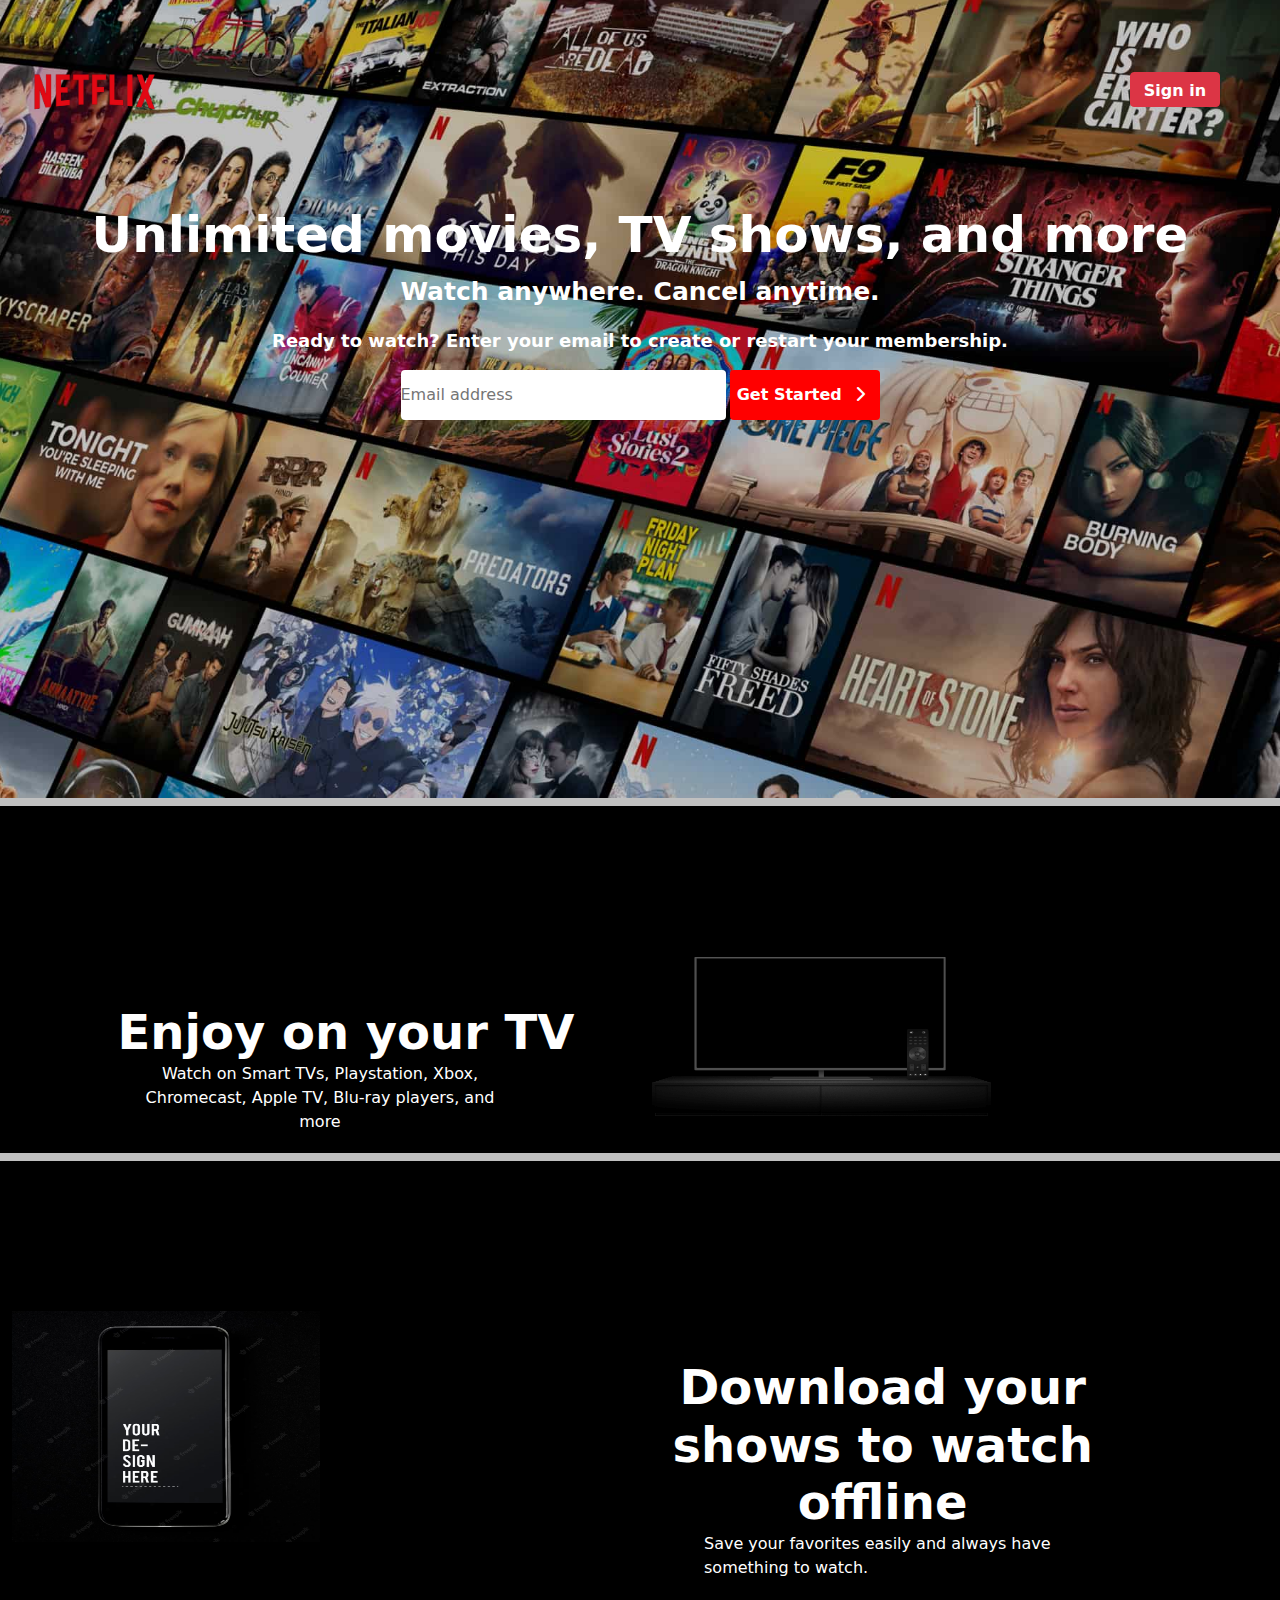
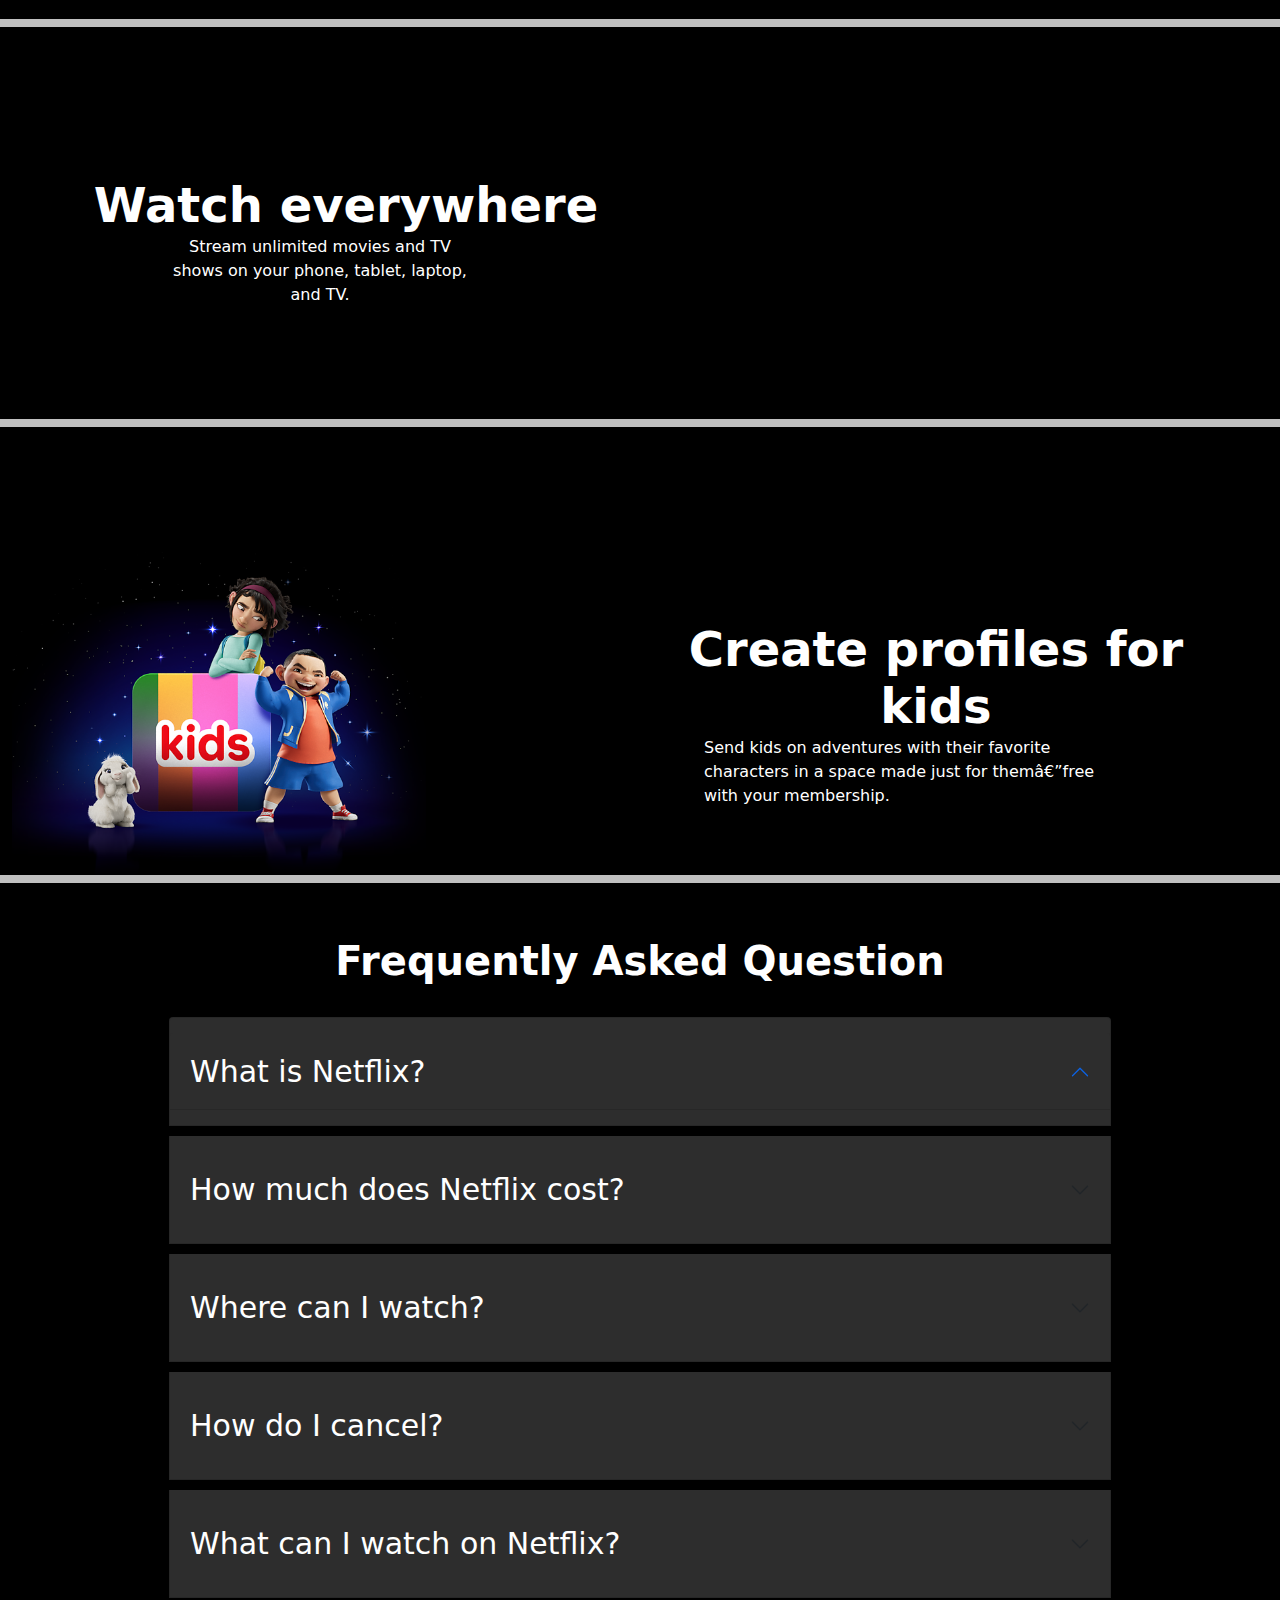
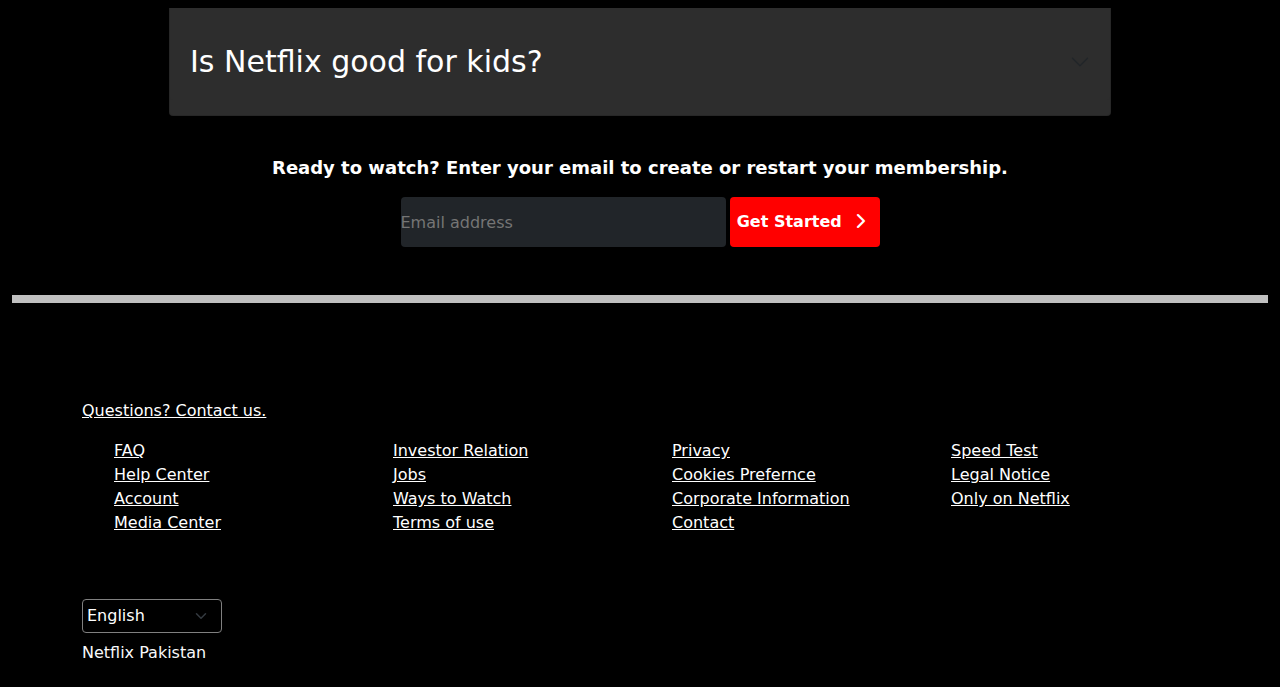
<file: Netflix/Netflix Clone.html>
<!DOCTYPE html>
<html lang="en">

<head>
  <!-- <meta charset="UTF-8"> -->
  <meta name="viewport" content="width=device-width, initial-scale=1.0">
  <title>Netflix</title>
  <link href="https://cdn.jsdelivr.net/npm/bootstrap@5.0.2/dist/css/bootstrap.min.css" rel="stylesheet"
    integrity="sha384-EVSTQN3/azprG1Anm3QDgpJLIm9Nao0Yz1ztcQTwFspd3yD65VohhpuuCOmLASjC" crossorigin="anonymous">
    <script src="https://cdn.jsdelivr.net/npm/bootstrap@5.0.2/dist/js/bootstrap.bundle.min.js" integrity="sha384-MrcW6ZMFYlzcLA8Nl+NtUVF0sA7MsXsP1UyJoMp4YLEuNSfAP+JcXn/tWtIaxVXM" crossorigin="anonymous"></script>
  <link rel="stylesheet" href="StyleNetflix.css">
  <link rel="stylesheet" href="https://cdnjs.cloudflare.com/ajax/libs/font-awesome/6.4.2/css/all.min.css">
</head>

<body>


  <div class="main d-grid">

    <nav class="navbar navbar-expand-lg">

      <div class="container-fluid">

        <img class="logo " src="img/Net.png" width="150px" alt="#">
        <button class="btn btnsin btn-danger me-5 fw-bold fs-10 text-center" type="submit">Sign in</button>
        </form>

      </div>
    </nav>
    <div class=" row-cols-1 row-cols-md-1 row-cols-sm-1" style=" margin-top: -45px;">
    <img class="bgimg" src="img/Netflix Back.jpg" height="800px"  alt="#">
    </div>
    <div class="par" style="margin-top:-150px">
      <h1 class="umt text-center fw-bold" style="margin-top: -450px;">Unlimited movies, TV shows, and more</h1>
      <p class="waca text-center fw-bold">Watch anywhere. Cancel anytime.</p>
      <p class="rwe text-center fw-bold">Ready to watch? Enter your email to create or restart your membership.</p>

      <div class="container d-flex flex-wrap">
        <input class="email  d-inline rounded border border-0" type="text" placeholder="Email address">
        <button class="btn2 d-inline border border-0 rounded fw-bold ms-1 ">Get Started <i
            class="fa-solid fa-chevron-right" style="width: 25px; color: rgb(255, 255, 255);;"></i>
        </button>
      </div>
    </div>
    <br>
    <!-- 1st Row -->
    
    <div class="mid1 " style="height: 8px;   background-color: silver; margin-top: -24px;"></div>
    <div class="container-fluid" style="background-color: black; margin-top: -16px;">
      
      <div class="row">
        <div class="col-md-6 left-Box">

          <h1 class="mt-5 display-5 text-white fw-bolder ps-5 ms-1 text-center ">Enjoy on your TV
          </h1>
          <p class="text-center text-white">Watch on Smart TVs, Playstation, Xbox,<br>Chromecast, Apple TV, Blu-ray
            players, and <br>
            more </p>


        </div>
        <div class="col-md-6 right-Box">
          <video loop playinline muted autoplay class="imgpos mb-3"
          src="https://assets.nflxext.com/ffe/siteui/acquisition/ourStory/fuji/desktop/video-tv-0819.m4v"
          width="350px" height="150px"></video>
          <img  src="img/tv.png" alt="#" style="width: 55%; height: 200px;; padding-top: -50px; margin-top: -250px;">
          <br>

        </div>
        <div class="mid1" style="height: 8px;   background-color: silver;"></div>
      </div>

    </div>
    <!-- 2nd Row -->

    <div class="container-fluid" style="background-color: black; ;">
      <div class=" row p-6">
        <div class="col-md-6 left-Box  ">

          <img src="img/premium-mobile-phone-screen-mockup-template_53876-65696.avif" alt=""
            style="width: 50%; height: 75%;">

        </div>
        <div class="col-md-5 right-Box">
          <h1 class=" mt-5 display-5 text-white fw-bolder me-5  text-center ">Download your shows to watch offline</h1>
          <p class="text-white ps-5 ms-1 ">Save your favorites easily and always have <br> something to watch.</p>
          <!-- <br> -->

        </div>
        <div class="mid1" style="height: 8px;   background-color: silver;"></div>
      </div>

    </div>
    <!-- 3rd Row -->

    <div class="container-fluid" style="background-color: black;">
      <div class=" row p-6">
        <div class="col-md-6 left-Box mb-5 ">

          <h1 class="  display-5 text-white fw-bolder ps-5 ms-1 text-center ">Watch everywhere</h1>
          <p class="  text-center text-white  ">Stream unlimited movies and TV<br>shows on your phone, tablet, laptop,
            <br>
            and TV.
          </p><br>

          <br>
        </div>
        <div class="col-md-6 right-Box">

          <br>

        </div>
        <div class="mid1" style="height: 8px;   background-color: silver;"></div>
      </div>

    </div>

    <!-- 4th Row -->


    <div class=" container-fluid" style="background-color: black;">
      <div class="row p-6">
        <div class="col-md-6 left-Box  ">
          <img class="kid" src="img/Kids.png" alt="#" style="width: 70%;  margin-top: -25px;">
        </div>
        <div class=" col-md-6 right-Box ">
          <br>
          <h1 class="  display-5 text-white fw-bolder me-5  text-center" style=" margin-top: 20px;">Create profiles for kids</h1>
          <p class=" text-white ps-5 ms-1">Send kids on adventures with their favorite <br> characters in a space made
            just for them—free <br> with your membership.</p>
        </div>
        <div class="mid1" style="height: 8px;   background-color: silver;"></div>
      </div>

    </div>
    <div class="container-fluid" style="background-color: black;">
      <section>
        <div class="accordion-container w-75 mx-auto">
          <h1 class="text-white fw-bold text-center pt-5 pb-3 accordion-heading">
            Frequently Asked Question
          </h1>
          <div class="accordion" id="accordionExample">
            <div class="accordion-item">
              <h2 class="accordion-header" id="headingOne">
                <button class="accordion-button" type="button" data-bs-toggle="collapse" data-bs-target="#collapseOne"
                  aria-expanded="true" aria-controls="collapseOne">
                  What is Netflix?
                </button>
              </h2>
              <div id="collapseOne" class="accordion-collapse collapse" aria-labelledby="headingOne"
                data-bs-parent="#accordionExample">
                <div class="accordion-body">
                  <p>
                    Netflix is a streaming service that offers a wide variety of
                    award-winning TV shows, movies, anime, documentaries, and more
                    on thousands of internet-connected devices.
                  </p>
                  <p class="pt-2">
                    You can watch as much as you want, whenever you want without a
                    single commercial – all for one low monthly price. There's
                    always something new to discover and new TV shows and movies
                    are added every week!
                  </p>
                </div>
              </div>
            </div>
            <div class="accordion-item">
              <h2 class="accordion-header" id="headingTwo">
                <button class="accordion-button collapsed" type="button" data-bs-toggle="collapse"
                  data-bs-target="#collapseTwo" aria-expanded="false" aria-controls="collapseTwo">
                  How much does Netflix cost?
                </button>
              </h2>
              <div id="collapseTwo" class="accordion-collapse collapse" aria-labelledby="headingTwo"
                data-bs-parent="#accordionExample">
                <div class="accordion-body">
                  <p>
                    Watch Netflix on your smartphone, tablet, Smart TV, laptop, or
                    streaming device, all for one fixed monthly fee. Plans range
                    from Rs250 to Rs1,100 a month. No extra costs, no contracts.
                  </p>
                </div>
              </div>
            </div>
            <div class="accordion-item">
              <h2 class="accordion-header" id="headingThree">
                <button class="accordion-button collapsed" type="button" data-bs-toggle="collapse"
                  data-bs-target="#collapseThree" aria-expanded="false" aria-controls="collapseThree">
                  Where can I watch?
                </button>
              </h2>
              <div id="collapseThree" class="accordion-collapse collapse" aria-labelledby="headingThree"
                data-bs-parent="#accordionExample">
                <div class="accordion-body">
                  <p class="pb-2">
                    Watch anywhere, anytime. Sign in with your Netflix account to
                    watch instantly on the web at netflix.com from your personal
                    computer or on any internet-connected device that offers the
                    Netflix app, including smart TVs, smartphones, tablets,
                    streaming media players and game consoles.
                  </p>
    
                  <p>
                    You can also download your favorite shows with the iOS,
                    Android, or Windows 10 app. Use downloads to watch while
                    you're on the go and without an internet connection. Take
                    Netflix with you anywhere.
                  </p>
                </div>
              </div>
            </div>
            <div class="accordion-item">
              <h2 class="accordion-header" id="headingFour">
                <button class="accordion-button collapsed" type="button" data-bs-toggle="collapse"
                  data-bs-target="#collapseFour" aria-expanded="false" aria-controls="collapseFour">
                  How do I cancel?
                </button>
              </h2>
              <div id="collapseFour" class="accordion-collapse collapse" aria-labelledby="headingFour"
                data-bs-parent="#accordionExample">
                <div class="accordion-body">
                  <p>
                    Netflix is flexible. There are no pesky contracts and no
                    commitments. You can easily cancel your account online in two
                    clicks. There are no cancellation fees – start or stop your
                    account anytime.
                  </p>
                </div>
              </div>
            </div>
            <div class="accordion-item">
              <h2 class="accordion-header" id="headingFive">
                <button class="accordion-button collapsed" type="button" data-bs-toggle="collapse"
                  data-bs-target="#collapseFive" aria-expanded="false" aria-controls="collapseFive">
                  What can I watch on Netflix?
                </button>
              </h2>
              <div id="collapseFive" class="accordion-collapse collapse" aria-labelledby="headingFive"
                data-bs-parent="#accordionExample">
                <div class="accordion-body">
                  <p>
                    Netflix has an extensive library of feature films,
                    documentaries, TV shows, anime, award-winning Netflix
                    originals, and more. Watch as much as you want, anytime you
                    want.
                  </p>
                </div>
              </div>
            </div>
            <div class="accordion-item">
              <h2 class="accordion-header" id="headingSix">
                <button class="accordion-button collapsed" type="button" data-bs-toggle="collapse"
                  data-bs-target="#collapseSix" aria-expanded="false" aria-controls="collapseSix">
                  Is Netflix good for kids?
                </button>
              </h2>
              <div id="collapseSix" class="accordion-collapse collapse" aria-labelledby="headingSix"
                data-bs-parent="#accordionExample">
                <div class="accordion-body">
                  <p>
                    The Netflix Kids experience is included in your membership to
                    give parents control while kids enjoy family-friendly TV shows
                    and movies in their own space.
                  </p>
    
                  <p class="pt-2">
                    Kids profiles come with PIN-protected parental controls that
                    let you restrict the maturity rating of content kids can watch
                    and block specific titles you don’t want kids to see.
                  </p>
                </div>
              </div>
            </div>
          </div>
          
          <div class="container pb-5 mx-auto mt-3 p-0 pb-5">
            <div class="main-div-for-email-button">
              <div class="email-section mx-auto borde border-2 border-danger">
              
                
              </div>
            </div>
          </div>
        </div>
      </section>
      <br>
      <div class="par">
        <p class="rwe text-center fw-bold">Ready to watch? Enter your email to create or restart your membership.</p>

        <div class="container d-flex flex-wrap ">
          <input class="email  d-inline rounded border border-0 bg-dark" type="text" placeholder="Email address">
          <button class="btn2 d-inline border border-0 rounded fw-bold ms-1 ">Get Started <i
              class="fa-solid fa-chevron-right" style="width: 25px; color: rgb(255, 255, 255);;"></i>
          </button>
        </div>

        
        <br><br>

        <div class="mid2" style="height: 8px;    background-color: silver;"></div>
        <br><br><br>
        <div class="container-fluid ">
          
          <div class="container mb-3">
            <div class="row mt-3">
            <div class="mt-2">
                <a href="#">Questions? Contact us.</a>
            </div>
            <div class="mt-3 d-grid foot ">
              <ul>  
              <li class="items"><a href="#">FAQ</a></li>
                <li class="items"><a href="#">Help Center</a></li>
                <li class="items"><a href="#">Account</a></li>
                <li class="items"><a href="#">Media Center</a></li>
              </ul>
              <ul>
                <li class="items"><a href="#">Investor Relation</a></li>
                <li class="items"><a href="#">Jobs</a></li>
                <li class="items"><a href="#">Ways to Watch</a></li>
                <li class="items"><a href="#">Terms of use</a></li>
              </ul>
              <ul>
                <li class="items"><a href="#">Privacy</a></li>
                <li class="items"><a href="#">Cookies Prefernce</a></li>
                <li class="items"><a href="#">Corporate Information</a></li>
                <li class="items"><a href="#">Contact</a></li>
              </ul>
              <ul>
                <li class="items"><a href="#">Speed Test</a></li>
                <li class="items"><a href="#">Legal Notice</a></li>
                <li class="items"><a href="#">Only on Netflix</a></li>
              </ul>
            </div>
            <div class="d-inline-block mt-5" style="height: 8vh;">
              <select class="form-select p-1   text-white" aria-label="Default select example">
                <option class="bg-white" selected>English</option>
                <!-- <option class="bg-white" selected>Urdu</option> -->
              </select> 
            </di>
            <div>
                <div class="text-light mt-2">Netflix Pakistan</div>
            </div>
          </div>
        </div>

            </div>
            

          </div>


        </div>


      </div>
    </div>



</body>

</html>
</file>
<file: Netflix/StyleNetflix.css>
@charset "UTF-8";
*{
    margin:0;
    padding: 0;
 }
:root {
    --bs-blue: #0d6efd;
    --bs-indigo: #6610f2;
    --bs-purple: #6f42c1;
    --bs-pink: #d63384;
    --bs-red: #dc3545;
    --bs-orange: #fd7e14;
    --bs-yellow: #ffc107;
    --bs-green: #198754;
    --bs-teal: #20c997;
    --bs-cyan: #0dcaf0;
    --bs-white: #fff;
    --bs-gray: #6c757d;
    --bs-gray-dark: #343a40;
    --bs-primary: #0d6efd;
    --bs-secondary: #6c757d;
    --bs-success: #198754;
    --bs-info: #0dcaf0;
    --bs-warning: #ffc107;
    --bs-danger: #dc3545;
    --bs-light: #f8f9fa;
    --bs-dark: #212529;
    --bs-font-sans-serif: system-ui, -apple-system, "Segoe UI", Roboto, "Helvetica Neue", Arial, "Noto Sans", "Liberation Sans", sans-serif, "Apple Color Emoji", "Segoe UI Emoji", "Segoe UI Symbol", "Noto Color Emoji";
    --bs-font-monospace: SFMono-Regular, Menlo, Monaco, Consolas, "Liberation Mono", "Courier New", monospace;
    --bs-gradient: linear-gradient(180deg, rgba(255, 255, 255, 0.15), rgba(255, 255, 255, 0))
}

*,
::after,
::before {
    box-sizing: border-box
}

@media (prefers-reduced-motion:no-preference) {
    :root {
        scroll-behavior: smooth
    }
}

body {
    margin: 0;
    font-family: var(--bs-font-sans-serif);
    font-size: 1rem;
    font-weight: 400;
    line-height: 1.5;
    color: #212529;
    background-color: #fff;
    -webkit-text-size-adjust: 100%;
    -webkit-tap-highlight-color: transparent;

}

hr {
    margin: 1rem 0;
    color: inherit;
    background-color: currentColor;
    border: 0;
    opacity: .25
}

hr:not([size]) {
    height: 1px
}

.h1,.h2,.h3,.h4,.h5,.h6
{
    margin-top: 0;
    margin-bottom: .5rem;
    font-weight: 500;
    line-height: 1.2
}

.h1
 {
    font-size: calc(1.375rem + 1.5vw)
}

@media (min-width:1200px) {
  h1 {
        font-size: 2.5rem
    }
}


h2 {
    font-size: calc(1.325rem + .9vw)
}

@media (min-width:1200px) {

    
    h2 {
        font-size: 2rem
    }
}

.h3,
h3 {
    font-size: calc(1.3rem + .6vw)
}

@media (min-width:1200px) {

    .h3,
    h3 {
        font-size: 1.75rem
    }
}

.h4,
h4 {
    font-size: calc(1.275rem + .3vw)
}

@media (min-width:1200px) {

    .h4,
    h4 {
        font-size: 1.5rem
    }
}

.h5,
h5 {
    font-size: 1.25rem
}

.h6,
h6 {
    font-size: 1rem
}

p {
    margin-top: 0;
    margin-bottom: 1rem
}

abbr[data-bs-original-title],
abbr[title] {
    -webkit-text-decoration: underline dotted;
    text-decoration: underline dotted;
    cursor: help;
    -webkit-text-decoration-skip-ink: none;
    text-decoration-skip-ink: none
}

address {
    margin-bottom: 1rem;
    font-style: normal;
    line-height: inherit
}

ol,
ul {
    padding-left: 2rem
}

dl,
ol,
ul {
    margin-top: 0;
    margin-bottom: 1rem
}

ol ol,
ol ul,
ul ol,
ul ul {
    margin-bottom: 0
}

dt {
    font-weight: 700
}

dd {
    margin-bottom: .5rem;
    margin-left: 0
}

blockquote {
    margin: 0 0 1rem
}

b,
strong {
    font-weight: bolder
}

.small,
small {
    font-size: .875em
}

.mark,
mark {
    padding: .2em;
    background-color: #fcf8e3
}

sub,
sup {
    position: relative;
    font-size: .75em;
    line-height: 0;
    vertical-align: baseline
}

sub {
    bottom: -.25em
}

sup {
    top: -.5em
}

a {
    color: #0d6efd;
    text-decoration: underline
}

a:hover {
    color: #0a58ca
}

a:not([href]):not([class]),
a:not([href]):not([class]):hover {
    color: inherit;
    text-decoration: none
}

code,
kbd,
pre,
samp {
    font-family: var(--bs-font-monospace);
    font-size: 1em;
    direction: ltr;
    unicode-bidi: bidi-override
}

pre {
    display: block;
    margin-top: 0;
    margin-bottom: 1rem;
    overflow: auto;
    font-size: .875em
}

pre code {
    font-size: inherit;
    color: inherit;
    word-break: normal
}

code {
    font-size: .875em;
    color: #d63384;
    word-wrap: break-word
}

a>code {
    color: inherit
}

kbd {
    padding: .2rem .4rem;
    font-size: .875em;
    color: #fff;
    background-color: #212529;
    border-radius: .2rem
}

kbd kbd {
    padding: 0;
    font-size: 1em;
    font-weight: 700
}

figure {
    margin: 0 0 1rem
}

img,
svg {
    vertical-align: middle
}

table {
    caption-side: bottom;
    border-collapse: collapse
}

caption {
    padding-top: .5rem;
    padding-bottom: .5rem;
    color: #6c757d;
    text-align: left
}

th {
    text-align: inherit;
    text-align: -webkit-match-parent
}

tbody,
td,
tfoot,
th,
thead,
tr {
    border-color: inherit;
    border-style: solid;
    border-width: 0
}

label {
    display: inline-block
}

button {
    border-radius: 0
}

button:focus:not(:focus-visible) {
    outline: 0
}

button,
input,
optgroup,
select,
textarea {
    margin: 0;
    font-family: inherit;
    font-size: inherit;
    line-height: inherit
}

button,
select {
    text-transform: none
}

[role=button] {
    cursor: pointer
}

select {
    word-wrap: normal
}

select:disabled {
    opacity: 1
}

[list]::-webkit-calendar-picker-indicator {
    display: none
}

[type=button],
[type=reset],
[type=submit],
button {
    -webkit-appearance: button
}

[type=button]:not(:disabled),
[type=reset]:not(:disabled),
[type=submit]:not(:disabled),
button:not(:disabled) {
    cursor: pointer
}

::-moz-focus-inner {
    padding: 0;
    border-style: none
}

textarea {
    resize: vertical
}

fieldset {
    min-width: 0;
    padding: 0;
    margin: 0;
    border: 0
}

legend {
    float: left;
    width: 100%;
    padding: 0;
    margin-bottom: .5rem;
    font-size: calc(1.275rem + .3vw);
    line-height: inherit
}

@media (min-width:1200px) {
    legend {
        font-size: 1.5rem
    }
}

legend+* {
    clear: left
}

::-webkit-datetime-edit-day-field,
::-webkit-datetime-edit-fields-wrapper,
::-webkit-datetime-edit-hour-field,
::-webkit-datetime-edit-minute,
::-webkit-datetime-edit-month-field,
::-webkit-datetime-edit-text,
::-webkit-datetime-edit-year-field {
    padding: 0
}

::-webkit-inner-spin-button {
    height: auto
}

[type=search] {
    outline-offset: -2px;
    -webkit-appearance: textfield
}

::-webkit-search-decoration {
    -webkit-appearance: none
}

::-webkit-color-swatch-wrapper {
    padding: 0
}

::file-selector-button {
    font: inherit
}

::-webkit-file-upload-button {
    font: inherit;
    -webkit-appearance: button
}

output {
    display: inline-block
}

iframe {
    border: 0
}

summary {
    display: list-item;
    cursor: pointer
}

progress {
    vertical-align: baseline
}

[hidden] {
    display: none !important
}

.lead {
    font-size: 1.25rem;
    font-weight: 300
}

.display-1 {
    font-size: calc(1.625rem + 4.5vw);
    font-weight: 300;
    line-height: 1.2
}

@media (min-width:1200px) {
    .display-1 {
        font-size: 5rem
    }
}

.display-2 {
    font-size: calc(1.575rem + 3.9vw);
    font-weight: 300;
    line-height: 1.2
}

@media (min-width:1200px) {
    .display-2 {
        font-size: 4.5rem
    }
}

.display-3 {
    font-size: calc(1.525rem + 3.3vw);
    font-weight: 300;
    line-height: 1.2
}

@media (min-width:1200px) {
    .display-3 {
        font-size: 4rem
    }
}

.display-4 {
    font-size: calc(1.475rem + 2.7vw);
    font-weight: 300;
    line-height: 1.2
}

@media (min-width:1200px) {
    .display-4 {
        font-size: 3.5rem
    }
}

.display-5 {
    font-size: calc(1.425rem + 2.1vw);
    font-weight: 300;
    line-height: 1.2
}

@media (min-width:1200px) {
    .display-5 {
        font-size: 3rem
    }
}

.display-6 {
    font-size: calc(1.375rem + 1.5vw);
    font-weight: 300;
    line-height: 1.2
}

@media (min-width:1200px) {
    .display-6 {
        font-size: 2.5rem
    }
}

.list-unstyled {
    padding-left: 0;
    list-style: none
}

.list-inline {
    padding-left: 0;
    list-style: none
}

.list-inline-item {
    display: inline-block
}

.list-inline-item:not(:last-child) {
    margin-right: .5rem
}

.initialism {
    font-size: .875em;
    text-transform: uppercase
}

.blockquote {
    margin-bottom: 1rem;
    font-size: 1.25rem
}

.blockquote>:last-child {
    margin-bottom: 0
}

.blockquote-footer {
    margin-top: -1rem;
    margin-bottom: 1rem;
    font-size: .875em;
    color: #6c757d
}

.blockquote-footer::before {
    content: "— "
}

.img-fluid {
    max-width: 100%;
    height: auto
}

.img-thumbnail {
    padding: .25rem;
    background-color: #fff;
    border: 1px solid #dee2e6;
    border-radius: .25rem;
    max-width: 100%;
    height: auto
}

.figure {
    display: inline-block
}

.figure-img {
    margin-bottom: .5rem;
    line-height: 1
}

.figure-caption {
    font-size: .875em;
    color: #6c757d
}

.container,
.container-fluid,
.container-lg,
.container-md,
.container-sm,
.container-xl,
.container-xxl {
    width: 100%;
    padding-right: var(--bs-gutter-x, .75rem);
    padding-left: var(--bs-gutter-x, .75rem);
    margin-right: auto;
    margin-left: auto
}

@media (min-width:576px) {

    .container,
    .container-sm {
        max-width: 540px
    }
}

@media (min-width:768px) {

    .container,
    .container-md,
    .container-sm {
        max-width: 720px
    }
}

@media (min-width:992px) {

    .container,
    .container-lg,
    .container-md,
    .container-sm {
        max-width: 960px
    }
}

@media (min-width:1200px) {

    .container,
    .container-lg,
    .container-md,
    .container-sm,
    .container-xl {
        max-width: 1140px
    }
}

@media (min-width:1400px) {

    .container,
    .container-lg,
    .container-md,
    .container-sm,
    .container-xl,
    .container-xxl {
        max-width: 1320px
    }
}

.row {
    --bs-gutter-x: 1.5rem;
    --bs-gutter-y: 0;
    display: flex;
    flex-wrap: wrap;
    margin-top: calc(var(--bs-gutter-y) * -1);
    margin-right: calc(var(--bs-gutter-x) * -.5);
    margin-left: calc(var(--bs-gutter-x) * -.5)
}

.row>* {
    flex-shrink: 0;
    width: 100%;
    max-width: 100%;
    padding-right: calc(var(--bs-gutter-x) * .5);
    padding-left: calc(var(--bs-gutter-x) * .5);
    margin-top: var(--bs-gutter-y)
}

.col {
    flex: 1 0 0%
}

.row-cols-auto>* {
    flex: 0 0 auto;
    width: auto
}

.row-cols-1>* {
    flex: 0 0 auto;
    width: 100%
}

.row-cols-2>* {
    flex: 0 0 auto;
    width: 50%
}

.row-cols-3>* {
    flex: 0 0 auto;
    width: 33.3333333333%
}

.row-cols-4>* {
    flex: 0 0 auto;
    width: 25%
}

.row-cols-5>* {
    flex: 0 0 auto;
    width: 20%
}

.row-cols-6>* {
    flex: 0 0 auto;
    width: 16.6666666667%
}

@media (min-width:576px) {
    .col-sm {
        flex: 1 0 0%
    }

    .row-cols-sm-auto>* {
        flex: 0 0 auto;
        width: auto
    }

    .row-cols-sm-1>* {
        flex: 0 0 auto;
        width: 100%
    }

    .row-cols-sm-2>* {
        flex: 0 0 auto;
        width: 50%
    }

    .row-cols-sm-3>* {
        flex: 0 0 auto;
        width: 33.3333333333%
    }

    .row-cols-sm-4>* {
        flex: 0 0 auto;
        width: 25%
    }

    .row-cols-sm-5>* {
        flex: 0 0 auto;
        width: 20%
    }

    .row-cols-sm-6>* {
        flex: 0 0 auto;
        width: 16.6666666667%
    }
}

@media (min-width:768px) {
    .col-md {
        flex: 1 0 0%
    }

    .row-cols-md-auto>* {
        flex: 0 0 auto;
        width: auto
    }

    .row-cols-md-1>* {
        flex: 0 0 auto;
        width: 100%
    }

    .row-cols-md-2>* {
        flex: 0 0 auto;
        width: 50%
    }

    .row-cols-md-3>* {
        flex: 0 0 auto;
        width: 33.3333333333%
    }

    .row-cols-md-4>* {
        flex: 0 0 auto;
        width: 25%
    }

    .row-cols-md-5>* {
        flex: 0 0 auto;
        width: 20%
    }

    .row-cols-md-6>* {
        flex: 0 0 auto;
        width: 16.6666666667%
    }
}

@media (min-width:992px) {
    .col-lg {
        flex: 1 0 0%
    }

    .row-cols-lg-auto>* {
        flex: 0 0 auto;
        width: auto
    }

    .row-cols-lg-1>* {
        flex: 0 0 auto;
        width: 100%
    }

    .row-cols-lg-2>* {
        flex: 0 0 auto;
        width: 50%
    }

    .row-cols-lg-3>* {
        flex: 0 0 auto;
        width: 33.3333333333%
    }

    .row-cols-lg-4>* {
        flex: 0 0 auto;
        width: 25%
    }

    .row-cols-lg-5>* {
        flex: 0 0 auto;
        width: 20%
    }

    .row-cols-lg-6>* {
        flex: 0 0 auto;
        width: 16.6666666667%
    }
}

@media (min-width:1200px) {
    .col-xl {
        flex: 1 0 0%
    }

    .row-cols-xl-auto>* {
        flex: 0 0 auto;
        width: auto
    }

    .row-cols-xl-1>* {
        flex: 0 0 auto;
        width: 100%
    }

    .row-cols-xl-2>* {
        flex: 0 0 auto;
        width: 50%
    }

    .row-cols-xl-3>* {
        flex: 0 0 auto;
        width: 33.3333333333%
    }

    .row-cols-xl-4>* {
        flex: 0 0 auto;
        width: 25%
    }

    .row-cols-xl-5>* {
        flex: 0 0 auto;
        width: 20%
    }

    .row-cols-xl-6>* {
        flex: 0 0 auto;
        width: 16.6666666667%
    }
}

@media (min-width:1400px) {
    .col-xxl {
        flex: 1 0 0%
    }

    .row-cols-xxl-auto>* {
        flex: 0 0 auto;
        width: auto
    }

    .row-cols-xxl-1>* {
        flex: 0 0 auto;
        width: 100%
    }

    .row-cols-xxl-2>* {
        flex: 0 0 auto;
        width: 50%
    }

    .row-cols-xxl-3>* {
        flex: 0 0 auto;
        width: 33.3333333333%
    }

    .row-cols-xxl-4>* {
        flex: 0 0 auto;
        width: 25%
    }

    .row-cols-xxl-5>* {
        flex: 0 0 auto;
        width: 20%
    }

    .row-cols-xxl-6>* {
        flex: 0 0 auto;
        width: 16.6666666667%
    }
}

.col-auto {
    flex: 0 0 auto;
    width: auto
}

.col-1 {
    flex: 0 0 auto;
    width: 8.33333333%
}

.col-2 {
    flex: 0 0 auto;
    width: 16.66666667%
}

.col-3 {
    flex: 0 0 auto;
    width: 25%
}

.col-4 {
    flex: 0 0 auto;
    width: 33.33333333%
}

.col-5 {
    flex: 0 0 auto;
    width: 41.66666667%
}

.col-6 {
    flex: 0 0 auto;
    width: 50%
}

.col-7 {
    flex: 0 0 auto;
    width: 58.33333333%
}

.col-8 {
    flex: 0 0 auto;
    width: 66.66666667%
}

.col-9 {
    flex: 0 0 auto;
    width: 75%
}

.col-10 {
    flex: 0 0 auto;
    width: 83.33333333%
}

.col-11 {
    flex: 0 0 auto;
    width: 91.66666667%
}

.col-12 {
    flex: 0 0 auto;
    width: 100%
}

.offset-1 {
    margin-left: 8.33333333%
}

.offset-2 {
    margin-left: 16.66666667%
}

.offset-3 {
    margin-left: 25%
}

.offset-4 {
    margin-left: 33.33333333%
}

.offset-5 {
    margin-left: 41.66666667%
}

.offset-6 {
    margin-left: 50%
}

.offset-7 {
    margin-left: 58.33333333%
}

.offset-8 {
    margin-left: 66.66666667%
}

.offset-9 {
    margin-left: 75%
}

.offset-10 {
    margin-left: 83.33333333%
}

.offset-11 {
    margin-left: 91.66666667%
}

.g-0,
.gx-0 {
    --bs-gutter-x: 0
}

.g-0,
.gy-0 {
    --bs-gutter-y: 0
}

.g-1,
.gx-1 {
    --bs-gutter-x: 0.25rem
}

.g-1,
.gy-1 {
    --bs-gutter-y: 0.25rem
}

.g-2,
.gx-2 {
    --bs-gutter-x: 0.5rem
}

.g-2,
.gy-2 {
    --bs-gutter-y: 0.5rem
}

.g-3,
.gx-3 {
    --bs-gutter-x: 1rem
}

.g-3,
.gy-3 {
    --bs-gutter-y: 1rem
}

.g-4,
.gx-4 {
    --bs-gutter-x: 1.5rem
}

.g-4,
.gy-4 {
    --bs-gutter-y: 1.5rem
}

.g-5,
.gx-5 {
    --bs-gutter-x: 3rem
}

.g-5,
.gy-5 {
    --bs-gutter-y: 3rem
}

@media (min-width:576px) {
    .col-sm-auto {
        flex: 0 0 auto;
        width: auto
    }

    .col-sm-1 {
        flex: 0 0 auto;
        width: 8.33333333%
    }

    .col-sm-2 {
        flex: 0 0 auto;
        width: 16.66666667%
    }

    .col-sm-3 {
        flex: 0 0 auto;
        width: 25%
    }

    .col-sm-4 {
        flex: 0 0 auto;
        width: 33.33333333%
    }

    .col-sm-5 {
        flex: 0 0 auto;
        width: 41.66666667%
    }

    .col-sm-6 {
        flex: 0 0 auto;
        width: 50%
    }

    .col-sm-7 {
        flex: 0 0 auto;
        width: 58.33333333%
    }

    .col-sm-8 {
        flex: 0 0 auto;
        width: 66.66666667%
    }

    .col-sm-9 {
        flex: 0 0 auto;
        width: 75%
    }

    .col-sm-10 {
        flex: 0 0 auto;
        width: 83.33333333%
    }

    .col-sm-11 {
        flex: 0 0 auto;
        width: 91.66666667%
    }

    .col-sm-12 {
        flex: 0 0 auto;
        width: 100%
    }

    .offset-sm-0 {
        margin-left: 0
    }

    .offset-sm-1 {
        margin-left: 8.33333333%
    }

    .offset-sm-2 {
        margin-left: 16.66666667%
    }

    .offset-sm-3 {
        margin-left: 25%
    }

    .offset-sm-4 {
        margin-left: 33.33333333%
    }

    .offset-sm-5 {
        margin-left: 41.66666667%
    }

    .offset-sm-6 {
        margin-left: 50%
    }

    .offset-sm-7 {
        margin-left: 58.33333333%
    }

    .offset-sm-8 {
        margin-left: 66.66666667%
    }

    .offset-sm-9 {
        margin-left: 75%
    }

    .offset-sm-10 {
        margin-left: 83.33333333%
    }

    .offset-sm-11 {
        margin-left: 91.66666667%
    }

    .g-sm-0,
    .gx-sm-0 {
        --bs-gutter-x: 0
    }

    .g-sm-0,
    .gy-sm-0 {
        --bs-gutter-y: 0
    }

    .g-sm-1,
    .gx-sm-1 {
        --bs-gutter-x: 0.25rem
    }

    .g-sm-1,
    .gy-sm-1 {
        --bs-gutter-y: 0.25rem
    }

    .g-sm-2,
    .gx-sm-2 {
        --bs-gutter-x: 0.5rem
    }

    .g-sm-2,
    .gy-sm-2 {
        --bs-gutter-y: 0.5rem
    }

    .g-sm-3,
    .gx-sm-3 {
        --bs-gutter-x: 1rem
    }

    .g-sm-3,
    .gy-sm-3 {
        --bs-gutter-y: 1rem
    }

    .g-sm-4,
    .gx-sm-4 {
        --bs-gutter-x: 1.5rem
    }

    .g-sm-4,
    .gy-sm-4 {
        --bs-gutter-y: 1.5rem
    }

    .g-sm-5,
    .gx-sm-5 {
        --bs-gutter-x: 3rem
    }

    .g-sm-5,
    .gy-sm-5 {
        --bs-gutter-y: 3rem
    }
}

@media (min-width:768px) {
    .col-md-auto {
        flex: 0 0 auto;
        width: auto
    }

    .col-md-1 {
        flex: 0 0 auto;
        width: 8.33333333%
    }

    .col-md-2 {
        flex: 0 0 auto;
        width: 16.66666667%
    }

    .col-md-3 {
        flex: 0 0 auto;
        width: 25%
    }

    .col-md-4 {
        flex: 0 0 auto;
        width: 33.33333333%
    }

    .col-md-5 {
        flex: 0 0 auto;
        width: 41.66666667%
    }

    .col-md-6 {
        flex: 0 0 auto;
        width: 50%
    }

    .col-md-7 {
        flex: 0 0 auto;
        width: 58.33333333%
    }

    .col-md-8 {
        flex: 0 0 auto;
        width: 66.66666667%
    }

    .col-md-9 {
        flex: 0 0 auto;
        width: 75%
    }

    .col-md-10 {
        flex: 0 0 auto;
        width: 83.33333333%
    }

    .col-md-11 {
        flex: 0 0 auto;
        width: 91.66666667%
    }

    .col-md-12 {
        flex: 0 0 auto;
        width: 100%
    }

    .offset-md-0 {
        margin-left: 0
    }

    .offset-md-1 {
        margin-left: 8.33333333%
    }

    .offset-md-2 {
        margin-left: 16.66666667%
    }

    .offset-md-3 {
        margin-left: 25%
    }

    .offset-md-4 {
        margin-left: 33.33333333%
    }

    .offset-md-5 {
        margin-left: 41.66666667%
    }

    .offset-md-6 {
        margin-left: 50%
    }

    .offset-md-7 {
        margin-left: 58.33333333%
    }

    .offset-md-8 {
        margin-left: 66.66666667%
    }

    .offset-md-9 {
        margin-left: 75%
    }

    .offset-md-10 {
        margin-left: 83.33333333%
    }

    .offset-md-11 {
        margin-left: 91.66666667%
    }

    .g-md-0,
    .gx-md-0 {
        --bs-gutter-x: 0
    }

    .g-md-0,
    .gy-md-0 {
        --bs-gutter-y: 0
    }

    .g-md-1,
    .gx-md-1 {
        --bs-gutter-x: 0.25rem
    }

    .g-md-1,
    .gy-md-1 {
        --bs-gutter-y: 0.25rem
    }

    .g-md-2,
    .gx-md-2 {
        --bs-gutter-x: 0.5rem
    }

    .g-md-2,
    .gy-md-2 {
        --bs-gutter-y: 0.5rem
    }

    .g-md-3,
    .gx-md-3 {
        --bs-gutter-x: 1rem
    }

    .g-md-3,
    .gy-md-3 {
        --bs-gutter-y: 1rem
    }

    .g-md-4,
    .gx-md-4 {
        --bs-gutter-x: 1.5rem
    }

    .g-md-4,
    .gy-md-4 {
        --bs-gutter-y: 1.5rem
    }

    .g-md-5,
    .gx-md-5 {
        --bs-gutter-x: 3rem
    }

    .g-md-5,
    .gy-md-5 {
        --bs-gutter-y: 3rem
    }
}

@media (min-width:992px) {
    .col-lg-auto {
        flex: 0 0 auto;
        width: auto
    }

    .col-lg-1 {
        flex: 0 0 auto;
        width: 8.33333333%
    }

    .col-lg-2 {
        flex: 0 0 auto;
        width: 16.66666667%
    }

    .col-lg-3 {
        flex: 0 0 auto;
        width: 25%
    }

    .col-lg-4 {
        flex: 0 0 auto;
        width: 33.33333333%
    }

    .col-lg-5 {
        flex: 0 0 auto;
        width: 41.66666667%
    }

    .col-lg-6 {
        flex: 0 0 auto;
        width: 50%
    }

    .col-lg-7 {
        flex: 0 0 auto;
        width: 58.33333333%
    }

    .col-lg-8 {
        flex: 0 0 auto;
        width: 66.66666667%
    }

    .col-lg-9 {
        flex: 0 0 auto;
        width: 75%
    }

    .col-lg-10 {
        flex: 0 0 auto;
        width: 83.33333333%
    }

    .col-lg-11 {
        flex: 0 0 auto;
        width: 91.66666667%
    }

    .col-lg-12 {
        flex: 0 0 auto;
        width: 100%
    }

    .offset-lg-0 {
        margin-left: 0
    }

    .offset-lg-1 {
        margin-left: 8.33333333%
    }

    .offset-lg-2 {
        margin-left: 16.66666667%
    }

    .offset-lg-3 {
        margin-left: 25%
    }

    .offset-lg-4 {
        margin-left: 33.33333333%
    }

    .offset-lg-5 {
        margin-left: 41.66666667%
    }

    .offset-lg-6 {
        margin-left: 50%
    }

    .offset-lg-7 {
        margin-left: 58.33333333%
    }

    .offset-lg-8 {
        margin-left: 66.66666667%
    }

    .offset-lg-9 {
        margin-left: 75%
    }

    .offset-lg-10 {
        margin-left: 83.33333333%
    }

    .offset-lg-11 {
        margin-left: 91.66666667%
    }

    .g-lg-0,
    .gx-lg-0 {
        --bs-gutter-x: 0
    }

    .g-lg-0,
    .gy-lg-0 {
        --bs-gutter-y: 0
    }

    .g-lg-1,
    .gx-lg-1 {
        --bs-gutter-x: 0.25rem
    }

    .g-lg-1,
    .gy-lg-1 {
        --bs-gutter-y: 0.25rem
    }

    .g-lg-2,
    .gx-lg-2 {
        --bs-gutter-x: 0.5rem
    }

    .g-lg-2,
    .gy-lg-2 {
        --bs-gutter-y: 0.5rem
    }

    .g-lg-3,
    .gx-lg-3 {
        --bs-gutter-x: 1rem
    }

    .g-lg-3,
    .gy-lg-3 {
        --bs-gutter-y: 1rem
    }

    .g-lg-4,
    .gx-lg-4 {
        --bs-gutter-x: 1.5rem
    }

    .g-lg-4,
    .gy-lg-4 {
        --bs-gutter-y: 1.5rem
    }

    .g-lg-5,
    .gx-lg-5 {
        --bs-gutter-x: 3rem
    }

    .g-lg-5,
    .gy-lg-5 {
        --bs-gutter-y: 3rem
    }
}

@media (min-width:1200px) {
    .col-xl-auto {
        flex: 0 0 auto;
        width: auto
    }

    .col-xl-1 {
        flex: 0 0 auto;
        width: 8.33333333%
    }

    .col-xl-2 {
        flex: 0 0 auto;
        width: 16.66666667%
    }

    .col-xl-3 {
        flex: 0 0 auto;
        width: 25%
    }

    .col-xl-4 {
        flex: 0 0 auto;
        width: 33.33333333%
    }

    .col-xl-5 {
        flex: 0 0 auto;
        width: 41.66666667%
    }

    .col-xl-6 {
        flex: 0 0 auto;
        width: 50%
    }

    .col-xl-7 {
        flex: 0 0 auto;
        width: 58.33333333%
    }

    .col-xl-8 {
        flex: 0 0 auto;
        width: 66.66666667%
    }

    .col-xl-9 {
        flex: 0 0 auto;
        width: 75%
    }

    .col-xl-10 {
        flex: 0 0 auto;
        width: 83.33333333%
    }

    .col-xl-11 {
        flex: 0 0 auto;
        width: 91.66666667%
    }

    .col-xl-12 {
        flex: 0 0 auto;
        width: 100%
    }

    .offset-xl-0 {
        margin-left: 0
    }

    .offset-xl-1 {
        margin-left: 8.33333333%
    }

    .offset-xl-2 {
        margin-left: 16.66666667%
    }

    .offset-xl-3 {
        margin-left: 25%
    }

    .offset-xl-4 {
        margin-left: 33.33333333%
    }

    .offset-xl-5 {
        margin-left: 41.66666667%
    }

    .offset-xl-6 {
        margin-left: 50%
    }

    .offset-xl-7 {
        margin-left: 58.33333333%
    }

    .offset-xl-8 {
        margin-left: 66.66666667%
    }

    .offset-xl-9 {
        margin-left: 75%
    }

    .offset-xl-10 {
        margin-left: 83.33333333%
    }

    .offset-xl-11 {
        margin-left: 91.66666667%
    }

    .g-xl-0,
    .gx-xl-0 {
        --bs-gutter-x: 0
    }

    .g-xl-0,
    .gy-xl-0 {
        --bs-gutter-y: 0
    }

    .g-xl-1,
    .gx-xl-1 {
        --bs-gutter-x: 0.25rem
    }

    .g-xl-1,
    .gy-xl-1 {
        --bs-gutter-y: 0.25rem
    }

    .g-xl-2,
    .gx-xl-2 {
        --bs-gutter-x: 0.5rem
    }

    .g-xl-2,
    .gy-xl-2 {
        --bs-gutter-y: 0.5rem
    }

    .g-xl-3,
    .gx-xl-3 {
        --bs-gutter-x: 1rem
    }

    .g-xl-3,
    .gy-xl-3 {
        --bs-gutter-y: 1rem
    }

    .g-xl-4,
    .gx-xl-4 {
        --bs-gutter-x: 1.5rem
    }

    .g-xl-4,
    .gy-xl-4 {
        --bs-gutter-y: 1.5rem
    }

    .g-xl-5,
    .gx-xl-5 {
        --bs-gutter-x: 3rem
    }

    .g-xl-5,
    .gy-xl-5 {
        --bs-gutter-y: 3rem
    }
}

@media (min-width:1400px) {
    .col-xxl-auto {
        flex: 0 0 auto;
        width: auto
    }

    .col-xxl-1 {
        flex: 0 0 auto;
        width: 8.33333333%
    }

    .col-xxl-2 {
        flex: 0 0 auto;
        width: 16.66666667%
    }

    .col-xxl-3 {
        flex: 0 0 auto;
        width: 25%
    }

    .col-xxl-4 {
        flex: 0 0 auto;
        width: 33.33333333%
    }

    .col-xxl-5 {
        flex: 0 0 auto;
        width: 41.66666667%
    }

    .col-xxl-6 {
        flex: 0 0 auto;
        width: 50%
    }

    .col-xxl-7 {
        flex: 0 0 auto;
        width: 58.33333333%
    }

    .col-xxl-8 {
        flex: 0 0 auto;
        width: 66.66666667%
    }

    .col-xxl-9 {
        flex: 0 0 auto;
        width: 75%
    }

    .col-xxl-10 {
        flex: 0 0 auto;
        width: 83.33333333%
    }

    .col-xxl-11 {
        flex: 0 0 auto;
        width: 91.66666667%
    }

    .col-xxl-12 {
        flex: 0 0 auto;
        width: 100%
    }

    .offset-xxl-0 {
        margin-left: 0
    }

    .offset-xxl-1 {
        margin-left: 8.33333333%
    }

    .offset-xxl-2 {
        margin-left: 16.66666667%
    }

    .offset-xxl-3 {
        margin-left: 25%
    }

    .offset-xxl-4 {
        margin-left: 33.33333333%
    }

    .offset-xxl-5 {
        margin-left: 41.66666667%
    }

    .offset-xxl-6 {
        margin-left: 50%
    }

    .offset-xxl-7 {
        margin-left: 58.33333333%
    }

    .offset-xxl-8 {
        margin-left: 66.66666667%
    }

    .offset-xxl-9 {
        margin-left: 75%
    }

    .offset-xxl-10 {
        margin-left: 83.33333333%
    }

    .offset-xxl-11 {
        margin-left: 91.66666667%
    }

    .g-xxl-0,
    .gx-xxl-0 {
        --bs-gutter-x: 0
    }

    .g-xxl-0,
    .gy-xxl-0 {
        --bs-gutter-y: 0
    }

    .g-xxl-1,
    .gx-xxl-1 {
        --bs-gutter-x: 0.25rem
    }

    .g-xxl-1,
    .gy-xxl-1 {
        --bs-gutter-y: 0.25rem
    }

    .g-xxl-2,
    .gx-xxl-2 {
        --bs-gutter-x: 0.5rem
    }

    .g-xxl-2,
    .gy-xxl-2 {
        --bs-gutter-y: 0.5rem
    }

    .g-xxl-3,
    .gx-xxl-3 {
        --bs-gutter-x: 1rem
    }

    .g-xxl-3,
    .gy-xxl-3 {
        --bs-gutter-y: 1rem
    }

    .g-xxl-4,
    .gx-xxl-4 {
        --bs-gutter-x: 1.5rem
    }

    .g-xxl-4,
    .gy-xxl-4 {
        --bs-gutter-y: 1.5rem
    }

    .g-xxl-5,
    .gx-xxl-5 {
        --bs-gutter-x: 3rem
    }

    .g-xxl-5,
    .gy-xxl-5 {
        --bs-gutter-y: 3rem
    }
}

.table {
    --bs-table-bg: transparent;
    --bs-table-accent-bg: transparent;
    --bs-table-striped-color: #212529;
    --bs-table-striped-bg: rgba(0, 0, 0, 0.05);
    --bs-table-active-color: #212529;
    --bs-table-active-bg: rgba(0, 0, 0, 0.1);
    --bs-table-hover-color: #212529;
    --bs-table-hover-bg: rgba(0, 0, 0, 0.075);
    width: 100%;
    margin-bottom: 1rem;
    color: #212529;
    vertical-align: top;
    border-color: #dee2e6
}

.table>:not(caption)>*>* {
    padding: .5rem .5rem;
    background-color: var(--bs-table-bg);
    border-bottom-width: 1px;
    box-shadow: inset 0 0 0 9999px var(--bs-table-accent-bg)
}

.table>tbody {
    vertical-align: inherit
}

.table>thead {
    vertical-align: bottom
}

.table>:not(:last-child)>:last-child>* {
    border-bottom-color: currentColor
}

.caption-top {
    caption-side: top
}

.table-sm>:not(caption)>*>* {
    padding: .25rem .25rem
}

.table-bordered>:not(caption)>* {
    border-width: 1px 0
}

.table-bordered>:not(caption)>*>* {
    border-width: 0 1px
}

.table-borderless>:not(caption)>*>* {
    border-bottom-width: 0
}

.table-striped>tbody>tr:nth-of-type(odd) {
    --bs-table-accent-bg: var(--bs-table-striped-bg);
    color: var(--bs-table-striped-color)
}

.table-active {
    --bs-table-accent-bg: var(--bs-table-active-bg);
    color: var(--bs-table-active-color)
}

.table-hover>tbody>tr:hover {
    --bs-table-accent-bg: var(--bs-table-hover-bg);
    color: var(--bs-table-hover-color)
}

.table-primary {
    --bs-table-bg: #cfe2ff;
    --bs-table-striped-bg: #c5d7f2;
    --bs-table-striped-color: #000;
    --bs-table-active-bg: #bacbe6;
    --bs-table-active-color: #000;
    --bs-table-hover-bg: #bfd1ec;
    --bs-table-hover-color: #000;
    color: #000;
    border-color: #bacbe6
}

.table-secondary {
    --bs-table-bg: #e2e3e5;
    --bs-table-striped-bg: #d7d8da;
    --bs-table-striped-color: #000;
    --bs-table-active-bg: #cbccce;
    --bs-table-active-color: #000;
    --bs-table-hover-bg: #d1d2d4;
    --bs-table-hover-color: #000;
    color: #000;
    border-color: #cbccce
}

.table-success {
    --bs-table-bg: #d1e7dd;
    --bs-table-striped-bg: #c7dbd2;
    --bs-table-striped-color: #000;
    --bs-table-active-bg: #bcd0c7;
    --bs-table-active-color: #000;
    --bs-table-hover-bg: #c1d6cc;
    --bs-table-hover-color: #000;
    color: #000;
    border-color: #bcd0c7
}

.table-info {
    --bs-table-bg: #cff4fc;
    --bs-table-striped-bg: #c5e8ef;
    --bs-table-striped-color: #000;
    --bs-table-active-bg: #badce3;
    --bs-table-active-color: #000;
    --bs-table-hover-bg: #bfe2e9;
    --bs-table-hover-color: #000;
    color: #000;
    border-color: #badce3
}

.table-warning {
    --bs-table-bg: #fff3cd;
    --bs-table-striped-bg: #f2e7c3;
    --bs-table-striped-color: #000;
    --bs-table-active-bg: #e6dbb9;
    --bs-table-active-color: #000;
    --bs-table-hover-bg: #ece1be;
    --bs-table-hover-color: #000;
    color: #000;
    border-color: #e6dbb9
}

.table-danger {
    --bs-table-bg: #f8d7da;
    --bs-table-striped-bg: #eccccf;
    --bs-table-striped-color: #000;
    --bs-table-active-bg: #dfc2c4;
    --bs-table-active-color: #000;
    --bs-table-hover-bg: #e5c7ca;
    --bs-table-hover-color: #000;
    color: #000;
    border-color: #dfc2c4
}

.table-light {
    --bs-table-bg: #f8f9fa;
    --bs-table-striped-bg: #ecedee;
    --bs-table-striped-color: #000;
    --bs-table-active-bg: #dfe0e1;
    --bs-table-active-color: #000;
    --bs-table-hover-bg: #e5e6e7;
    --bs-table-hover-color: #000;
    color: #000;
    border-color: #dfe0e1
}

.table-dark {
    --bs-table-bg: #212529;
    --bs-table-striped-bg: #2c3034;
    --bs-table-striped-color: #fff;
    --bs-table-active-bg: #373b3e;
    --bs-table-active-color: #fff;
    --bs-table-hover-bg: #323539;
    --bs-table-hover-color: #fff;
    color: #fff;
    border-color: #373b3e
}

.table-responsive {
    overflow-x: auto;
    -webkit-overflow-scrolling: touch
}

@media (max-width:575.98px) {
    .table-responsive-sm {
        overflow-x: auto;
        -webkit-overflow-scrolling: touch
    }
}

@media (max-width:767.98px) {
    .table-responsive-md {
        overflow-x: auto;
        -webkit-overflow-scrolling: touch
    }
}

@media (max-width:991.98px) {
    .table-responsive-lg {
        overflow-x: auto;
        -webkit-overflow-scrolling: touch
    }
}

@media (max-width:1199.98px) {
    .table-responsive-xl {
        overflow-x: auto;
        -webkit-overflow-scrolling: touch
    }
}

@media (max-width:1399.98px) {
    .table-responsive-xxl {
        overflow-x: auto;
        -webkit-overflow-scrolling: touch
    }
}

.form-label {
    margin-bottom: .5rem
}

.col-form-label {
    padding-top: calc(.375rem + 1px);
    padding-bottom: calc(.375rem + 1px);
    margin-bottom: 0;
    font-size: inherit;
    line-height: 1.5
}

.col-form-label-lg {
    padding-top: calc(.5rem + 1px);
    padding-bottom: calc(.5rem + 1px);
    font-size: 1.25rem
}

.col-form-label-sm {
    padding-top: calc(.25rem + 1px);
    padding-bottom: calc(.25rem + 1px);
    font-size: .875rem
}

.form-text {
    margin-top: .25rem;
    font-size: .875em;
    color: #6c757d
}

.form-control {
    display: block;
    width: 100px;
    padding: .375rem .75rem;
    font-size: 1rem;
    font-weight: 400;
    line-height: 1.5;
    color: #212529;
    background-color: #fff;
    background-clip: padding-box;
    border: 1px solid #ced4da;
    -webkit-appearance: none;
    -moz-appearance: none;
    appearance: none;
    border-radius: .25rem;
    transition: border-color .15s ease-in-out, box-shadow .15s ease-in-out
}

@media (prefers-reduced-motion:reduce) {
    .form-control {
        transition: none
    }
}

.form-control[type=file] {
    overflow: hidden
}

.form-control[type=file]:not(:disabled):not([readonly]) {
    cursor: pointer
}

.form-control:focus {
    color: #212529;
    background-color: #fff;
    border-color: #86b7fe;
    outline: 0;
    box-shadow: 0 0 0 .25rem rgba(13, 110, 253, .25)
}

.form-control::-webkit-date-and-time-value {
    height: 1.5em
}

.form-control::-moz-placeholder {
    color: #6c757d;
    opacity: 1
}

.form-control::placeholder {
    color: #6c757d;
    opacity: 1
}

.form-control:disabled,
.form-control[readonly] {
    background-color: #e9ecef;
    opacity: 1
}

.form-control::file-selector-button {
    padding: .375rem .75rem;
    margin: -.375rem -.75rem;
    -webkit-margin-end: .75rem;
    margin-inline-end: .75rem;
    color: #212529;
    background-color: #e9ecef;
    pointer-events: none;
    border-color: inherit;
    border-style: solid;
    border-width: 0;
    border-inline-end-width: 1px;
    border-radius: 0;
    transition: color .15s ease-in-out, background-color .15s ease-in-out, border-color .15s ease-in-out, box-shadow .15s ease-in-out
}

@media (prefers-reduced-motion:reduce) {
    .form-control::file-selector-button {
        transition: none
    }
}

.form-control:hover:not(:disabled):not([readonly])::file-selector-button {
    background-color: #dde0e3
}

.form-control::-webkit-file-upload-button {
    padding: .375rem .75rem;
    margin: -.375rem -.75rem;
    -webkit-margin-end: .75rem;
    margin-inline-end: .75rem;
    color: #212529;
    background-color: #e9ecef;
    pointer-events: none;
    border-color: inherit;
    border-style: solid;
    border-width: 0;
    border-inline-end-width: 1px;
    border-radius: 0;
    -webkit-transition: color .15s ease-in-out, background-color .15s ease-in-out, border-color .15s ease-in-out, box-shadow .15s ease-in-out;
    transition: color .15s ease-in-out, background-color .15s ease-in-out, border-color .15s ease-in-out, box-shadow .15s ease-in-out
}

@media (prefers-reduced-motion:reduce) {
    .form-control::-webkit-file-upload-button {
        -webkit-transition: none;
        transition: none
    }
}

.form-control:hover:not(:disabled):not([readonly])::-webkit-file-upload-button {
    background-color: #dde0e3
}

.form-control-plaintext {
    display: block;
    width: 100%;
    padding: .375rem 0;
    margin-bottom: 0;
    line-height: 1.5;
    color: #212529;
    background-color: transparent;
    border: solid transparent;
    border-width: 1px 0
}

.form-control-plaintext.form-control-lg,
.form-control-plaintext.form-control-sm {
    padding-right: 0;
    padding-left: 0
}

.form-control-sm {
    min-height: calc(1.5em + (.5rem + 2px));
    padding: .25rem .5rem;
    font-size: .875rem;
    border-radius: .2rem
}

.form-control-sm::file-selector-button {
    padding: .25rem .5rem;
    margin: -.25rem -.5rem;
    -webkit-margin-end: .5rem;
    margin-inline-end: .5rem
}

.form-control-sm::-webkit-file-upload-button {
    padding: .25rem .5rem;
    margin: -.25rem -.5rem;
    -webkit-margin-end: .5rem;
    margin-inline-end: .5rem
}

.form-control-lg {
    min-height: calc(1.5em + (1rem + 2px));
    padding: .5rem 1rem;
    font-size: 1.25rem;
    border-radius: .3rem
}

.form-control-lg::file-selector-button {
    padding: .5rem 1rem;
    margin: -.5rem -1rem;
    -webkit-margin-end: 1rem;
    margin-inline-end: 1rem
}

.form-control-lg::-webkit-file-upload-button {
    padding: .5rem 1rem;
    margin: -.5rem -1rem;
    -webkit-margin-end: 1rem;
    margin-inline-end: 1rem
}

textarea.form-control {
    min-height: calc(1.5em + (.75rem + 2px))
}

textarea.form-control-sm {
    min-height: calc(1.5em + (.5rem + 2px))
}

textarea.form-control-lg {
    min-height: calc(1.5em + (1rem + 2px))
}

.form-control-color {
    max-width: 3rem;
    height: auto;
    padding: .375rem
}

.form-control-color:not(:disabled):not([readonly]) {
    cursor: pointer
}

.form-control-color::-moz-color-swatch {
    height: 1.5em;
    border-radius: .25rem
}

.form-control-color::-webkit-color-swatch {
    height: 1.5em;
    border-radius: .25rem
}

.form-select {
    display: block;
    width: 100%;
    padding: .375rem 2.25rem .375rem .75rem;
    -moz-padding-start: calc(0.75rem - 3px);
    font-size: 1rem;
    font-weight: 400;
    line-height: 1.5;
    color: #212529;
    background-color: #fff;
    background-image: url("data:image/svg+xml,%3csvg xmlns='http://www.w3.org/2000/svg' viewBox='0 0 16 16'%3e%3cpath fill='none' stroke='%23343a40' stroke-linecap='round' stroke-linejoin='round' stroke-width='2' d='M2 5l6 6 6-6'/%3e%3c/svg%3e");
    background-repeat: no-repeat;
    background-position: right .75rem center;
    background-size: 16px 12px;
    border: 1px solid #ced4da;
    border-radius: .25rem;
    transition: border-color .15s ease-in-out, box-shadow .15s ease-in-out;
    -webkit-appearance: none;
    -moz-appearance: none;
    appearance: none
}

@media (prefers-reduced-motion:reduce) {
    .form-select {
        transition: none
    }
}

.form-select:focus {
    border-color: #86b7fe;
    outline: 0;
    box-shadow: 0 0 0 .25rem rgba(13, 110, 253, .25)
}

.form-select[multiple],
.form-select[size]:not([size="1"]) {
    padding-right: .75rem;
    background-image: none
}

.form-select:disabled {
    background-color: #e9ecef
}

.form-select:-moz-focusring {
    color: transparent;
    text-shadow: 0 0 0 #212529
}

.form-select-sm {
    padding-top: .25rem;
    padding-bottom: .25rem;
    padding-left: .5rem;
    font-size: .875rem
}

.form-select-lg {
    padding-top: .5rem;
    padding-bottom: .5rem;
    padding-left: 1rem;
    font-size: 1.25rem
}

.form-check {
    display: block;
    min-height: 1.5rem;
    padding-left: 1.5em;
    margin-bottom: .125rem
}

.form-check .form-check-input {
    float: left;
    margin-left: -1.5em
}

.form-check-input {
    width: 1em;
    height: 1em;
    margin-top: .25em;
    vertical-align: top;
    background-color: #fff;
    background-repeat: no-repeat;
    background-position: center;
    background-size: contain;
    border: 1px solid rgba(0, 0, 0, .25);
    -webkit-appearance: none;
    -moz-appearance: none;
    appearance: none;
    -webkit-print-color-adjust: exact;
    color-adjust: exact
}

.form-check-input[type=checkbox] {
    border-radius: .25em
}

.form-check-input[type=radio] {
    border-radius: 50%
}

.form-check-input:active {
    filter: brightness(90%)
}

.form-check-input:focus {
    border-color: #86b7fe;
    outline: 0;
    box-shadow: 0 0 0 .25rem rgba(13, 110, 253, .25)
}

.form-check-input:checked {
    background-color: #0d6efd;
    border-color: #0d6efd
}

.form-check-input:checked[type=checkbox] {
    background-image: url("data:image/svg+xml,%3csvg xmlns='http://www.w3.org/2000/svg' viewBox='0 0 20 20'%3e%3cpath fill='none' stroke='%23fff' stroke-linecap='round' stroke-linejoin='round' stroke-width='3' d='M6 10l3 3l6-6'/%3e%3c/svg%3e")
}

.form-check-input:checked[type=radio] {
    background-image: url("data:image/svg+xml,%3csvg xmlns='http://www.w3.org/2000/svg' viewBox='-4 -4 8 8'%3e%3ccircle r='2' fill='%23fff'/%3e%3c/svg%3e")
}

.form-check-input[type=checkbox]:indeterminate {
    background-color: #0d6efd;
    border-color: #0d6efd;
    background-image: url("data:image/svg+xml,%3csvg xmlns='http://www.w3.org/2000/svg' viewBox='0 0 20 20'%3e%3cpath fill='none' stroke='%23fff' stroke-linecap='round' stroke-linejoin='round' stroke-width='3' d='M6 10h8'/%3e%3c/svg%3e")
}

.form-check-input:disabled {
    pointer-events: none;
    filter: none;
    opacity: .5
}

.form-check-input:disabled~.form-check-label,
.form-check-input[disabled]~.form-check-label {
    opacity: .5
}

.form-switch {
    padding-left: 2.5em
}

.form-switch .form-check-input {
    width: 2em;
    margin-left: -2.5em;
    background-image: url("data:image/svg+xml,%3csvg xmlns='http://www.w3.org/2000/svg' viewBox='-4 -4 8 8'%3e%3ccircle r='3' fill='rgba%280, 0, 0, 0.25%29'/%3e%3c/svg%3e");
    background-position: left center;
    border-radius: 2em;
    transition: background-position .15s ease-in-out
}

@media (prefers-reduced-motion:reduce) {
    .form-switch .form-check-input {
        transition: none
    }
}

.form-switch .form-check-input:focus {
    background-image: url("data:image/svg+xml,%3csvg xmlns='http://www.w3.org/2000/svg' viewBox='-4 -4 8 8'%3e%3ccircle r='3' fill='%2386b7fe'/%3e%3c/svg%3e")
}

.form-switch .form-check-input:checked {
    background-position: right center;
    background-image: url("data:image/svg+xml,%3csvg xmlns='http://www.w3.org/2000/svg' viewBox='-4 -4 8 8'%3e%3ccircle r='3' fill='%23fff'/%3e%3c/svg%3e")
}

.form-check-inline {
    display: inline-block;
    margin-right: 1rem
}

.btn-check {
   
    position: absolute;
    clip: rect(0, 0, 0, 0);
    pointer-events: none
}

.btn-check:disabled+.btn,
.btn-check[disabled]+.btn {
    pointer-events: none;
    filter: none;
    opacity: .65

}

.form-range {
    width: 100%;
    height: 1.5rem;
    padding: 0;
    background-color: transparent;
    -webkit-appearance: none;
    -moz-appearance: none;
    appearance: none
}

.form-range:focus {
    outline: 0
}

.form-range:focus::-webkit-slider-thumb {
    box-shadow: 0 0 0 1px #fff, 0 0 0 .25rem rgba(13, 110, 253, .25)
}

.form-range:focus::-moz-range-thumb {
    box-shadow: 0 0 0 1px #fff, 0 0 0 .25rem rgba(13, 110, 253, .25)
}

.form-range::-moz-focus-outer {
    border: 0
}

.form-range::-webkit-slider-thumb {
    width: 1rem;
    height: 1rem;
    margin-top: -.25rem;
    background-color: #0d6efd;
    border: 0;
    border-radius: 1rem;
    -webkit-transition: background-color .15s ease-in-out, border-color .15s ease-in-out, box-shadow .15s ease-in-out;
    transition: background-color .15s ease-in-out, border-color .15s ease-in-out, box-shadow .15s ease-in-out;
    -webkit-appearance: none;
    appearance: none
}

@media (prefers-reduced-motion:reduce) {
    .form-range::-webkit-slider-thumb {
        -webkit-transition: none;
        transition: none
    }
}

.form-range::-webkit-slider-thumb:active {
    background-color: #b6d4fe
}

.form-range::-webkit-slider-runnable-track {
    width: 100%;
    height: .5rem;
    color: transparent;
    cursor: pointer;
    background-color: #dee2e6;
    border-color: transparent;
    border-radius: 1rem
}

.form-range::-moz-range-thumb {
    width: 1rem;
    height: 1rem;
    background-color: #0d6efd;
    border: 0;
    border-radius: 1rem;
    -moz-transition: background-color .15s ease-in-out, border-color .15s ease-in-out, box-shadow .15s ease-in-out;
    transition: background-color .15s ease-in-out, border-color .15s ease-in-out, box-shadow .15s ease-in-out;
    -moz-appearance: none;
    appearance: none
}

@media (prefers-reduced-motion:reduce) {
    .form-range::-moz-range-thumb {
        -moz-transition: none;
        transition: none
    }
}

.form-range::-moz-range-thumb:active {
    background-color: #b6d4fe
}

.form-range::-moz-range-track {
    width: 100%;
    height: .5rem;
    color: transparent;
    cursor: pointer;
    background-color: #dee2e6;
    border-color: transparent;
    border-radius: 1rem
}

.form-range:disabled {
    pointer-events: none
}

.form-range:disabled::-webkit-slider-thumb {
    background-color: #adb5bd
}

.form-range:disabled::-moz-range-thumb {
    background-color: #adb5bd
}

.form-floating {
    position: relative
}

.form-floating>.form-control,
.form-floating>.form-select {
    height: calc(3.5rem + 2px);
    line-height: 1.25
}

.form-floating>label {
    position: absolute;
    top: 0;
    left: 0;
    height: 100%;
    padding: 1rem .75rem;
    pointer-events: none;
    border: 1px solid transparent;
    transform-origin: 0 0;
    transition: opacity .1s ease-in-out, transform .1s ease-in-out
}

@media (prefers-reduced-motion:reduce) {
    .form-floating>label {
        transition: none
    }
}

.form-floating>.form-control {
    padding: 1rem .75rem
}

.form-floating>.form-control::-moz-placeholder {
    color: transparent
}

.form-floating>.form-control::placeholder {
    color: transparent
}

.form-floating>.form-control:not(:-moz-placeholder-shown) {
    padding-top: 1.625rem;
    padding-bottom: .625rem
}

.form-floating>.form-control:focus,
.form-floating>.form-control:not(:placeholder-shown) {
    padding-top: 1.625rem;
    padding-bottom: .625rem
}

.form-floating>.form-control:-webkit-autofill {
    padding-top: 1.625rem;
    padding-bottom: .625rem
}

.form-floating>.form-select {
    padding-top: 1.625rem;
    padding-bottom: .625rem
}

.form-floating>.form-control:not(:-moz-placeholder-shown)~label {
    opacity: .65;
    transform: scale(.85) translateY(-.5rem) translateX(.15rem)
}

.form-floating>.form-control:focus~label,
.form-floating>.form-control:not(:placeholder-shown)~label,
.form-floating>.form-select~label {
    opacity: .65;
    transform: scale(.85) translateY(-.5rem) translateX(.15rem)
}

.form-floating>.form-control:-webkit-autofill~label {
    opacity: .65;
    transform: scale(.85) translateY(-.5rem) translateX(.15rem)
}

.input-group {
    position: relative;
    display: flex;
    flex-wrap: wrap;
    align-items: stretch;
    width: 100%
}

.input-group>.form-control,
.input-group>.form-select {
    position: relative;
    flex: 1 1 auto;
    width: 1%;
    min-width: 0
}

.input-group>.form-control:focus,
.input-group>.form-select:focus {
    z-index: 3
}

.input-group .btn {
    position: relative;
    z-index: 2
}

.input-group .btn:focus {
    z-index: 3
}

.input-group-text {
    display: flex;
    align-items: center;
    padding: .375rem .75rem;
    font-size: 1rem;
    font-weight: 400;
    line-height: 1.5;
    color: #212529;
    text-align: center;
    white-space: nowrap;
    background-color: #e9ecef;
    border: 1px solid #ced4da;
    border-radius: .25rem
}

.input-group-lg>.btn,
.input-group-lg>.form-control,
.input-group-lg>.form-select,
.input-group-lg>.input-group-text {
    padding: .5rem 1rem;
    font-size: 1.25rem;
    border-radius: .3rem
}

.input-group-sm>.btn,
.input-group-sm>.form-control,
.input-group-sm>.form-select,
.input-group-sm>.input-group-text {
    padding: .25rem .5rem;
    font-size: .875rem;
    border-radius: .2rem
}

.input-group-lg>.form-select,
.input-group-sm>.form-select {
    padding-right: 3rem
}

.input-group:not(.has-validation)>.dropdown-toggle:nth-last-child(n+3),
.input-group:not(.has-validation)>:not(:last-child):not(.dropdown-toggle):not(.dropdown-menu) {
    border-top-right-radius: 0;
    border-bottom-right-radius: 0
}

.input-group.has-validation>.dropdown-toggle:nth-last-child(n+4),
.input-group.has-validation>:nth-last-child(n+3):not(.dropdown-toggle):not(.dropdown-menu) {
    border-top-right-radius: 0;
    border-bottom-right-radius: 0
}

.input-group>:not(:first-child):not(.dropdown-menu):not(.valid-tooltip):not(.valid-feedback):not(.invalid-tooltip):not(.invalid-feedback) {
    margin-left: -1px;
    border-top-left-radius: 0;
    border-bottom-left-radius: 0
}

.valid-feedback {
    display: none;
    width: 100%;
    margin-top: .25rem;
    font-size: .875em;
    color: #198754
}

.valid-tooltip {
    position: absolute;
    top: 100%;
    z-index: 5;
    display: none;
    max-width: 100%;
    padding: .25rem .5rem;
    margin-top: .1rem;
    font-size: .875rem;
    color: #fff;
    background-color: rgba(25, 135, 84, .9);
    border-radius: .25rem
}

.is-valid~.valid-feedback,
.is-valid~.valid-tooltip,
.was-validated :valid~.valid-feedback,
.was-validated :valid~.valid-tooltip {
    display: block
}

.form-control.is-valid,
.was-validated .form-control:valid {
    border-color: #198754;
    padding-right: calc(1.5em + .75rem);
    background-image: url("data:image/svg+xml,%3csvg xmlns='http://www.w3.org/2000/svg' viewBox='0 0 8 8'%3e%3cpath fill='%23198754' d='M2.3 6.73L.6 4.53c-.4-1.04.46-1.4 1.1-.8l1.1 1.4 3.4-3.8c.6-.63 1.6-.27 1.2.7l-4 4.6c-.43.5-.8.4-1.1.1z'/%3e%3c/svg%3e");
    background-repeat: no-repeat;
    background-position: right calc(.375em + .1875rem) center;
    background-size: calc(.75em + .375rem) calc(.75em + .375rem)
}

.form-control.is-valid:focus,
.was-validated .form-control:valid:focus {
    border-color: #198754;
    box-shadow: 0 0 0 .25rem rgba(25, 135, 84, .25)
}

.was-validated textarea.form-control:valid,
textarea.form-control.is-valid {
    padding-right: calc(1.5em + .75rem);
    background-position: top calc(.375em + .1875rem) right calc(.375em + .1875rem)
}

.form-select.is-valid,
.was-validated .form-select:valid {
    border-color: #198754
}

.form-select.is-valid:not([multiple]):not([size]),
.form-select.is-valid:not([multiple])[size="1"],
.was-validated .form-select:valid:not([multiple]):not([size]),
.was-validated .form-select:valid:not([multiple])[size="1"] {
    padding-right: 4.125rem;
    background-image: url("data:image/svg+xml,%3csvg xmlns='http://www.w3.org/2000/svg' viewBox='0 0 16 16'%3e%3cpath fill='none' stroke='%23343a40' stroke-linecap='round' stroke-linejoin='round' stroke-width='2' d='M2 5l6 6 6-6'/%3e%3c/svg%3e"), url("data:image/svg+xml,%3csvg xmlns='http://www.w3.org/2000/svg' viewBox='0 0 8 8'%3e%3cpath fill='%23198754' d='M2.3 6.73L.6 4.53c-.4-1.04.46-1.4 1.1-.8l1.1 1.4 3.4-3.8c.6-.63 1.6-.27 1.2.7l-4 4.6c-.43.5-.8.4-1.1.1z'/%3e%3c/svg%3e");
    background-position: right .75rem center, center right 2.25rem;
    background-size: 16px 12px, calc(.75em + .375rem) calc(.75em + .375rem)
}

.form-select.is-valid:focus,
.was-validated .form-select:valid:focus {
    border-color: #198754;
    box-shadow: 0 0 0 .25rem rgba(25, 135, 84, .25)
}

.form-check-input.is-valid,
.was-validated .form-check-input:valid {
    border-color: #198754
}

.form-check-input.is-valid:checked,
.was-validated .form-check-input:valid:checked {
    background-color: #198754
}

.form-check-input.is-valid:focus,
.was-validated .form-check-input:valid:focus {
    box-shadow: 0 0 0 .25rem rgba(25, 135, 84, .25)
}

.form-check-input.is-valid~.form-check-label,
.was-validated .form-check-input:valid~.form-check-label {
    color: #198754
}

.form-check-inline .form-check-input~.valid-feedback {
    margin-left: .5em
}

.input-group .form-control.is-valid,
.input-group .form-select.is-valid,
.was-validated .input-group .form-control:valid,
.was-validated .input-group .form-select:valid {
    z-index: 1
}

.input-group .form-control.is-valid:focus,
.input-group .form-select.is-valid:focus,
.was-validated .input-group .form-control:valid:focus,
.was-validated .input-group .form-select:valid:focus {
    z-index: 3
}

.invalid-feedback {
    display: none;
    width: 100%;
    margin-top: .25rem;
    font-size: .875em;
    color: #dc3545
}

.invalid-tooltip {
    position: absolute;
    top: 100%;
    z-index: 5;
    display: none;
    max-width: 100%;
    padding: .25rem .5rem;
    margin-top: .1rem;
    font-size: .875rem;
    color: #fff;
    background-color: rgba(220, 53, 69, .9);
    border-radius: .25rem
}

.is-invalid~.invalid-feedback,
.is-invalid~.invalid-tooltip,
.was-validated :invalid~.invalid-feedback,
.was-validated :invalid~.invalid-tooltip {
    display: block
}

.form-control.is-invalid,
.was-validated .form-control:invalid {
    border-color: #dc3545;
    padding-right: calc(1.5em + .75rem);
    background-image: url("data:image/svg+xml,%3csvg xmlns='http://www.w3.org/2000/svg' viewBox='0 0 12 12' width='12' height='12' fill='none' stroke='%23dc3545'%3e%3ccircle cx='6' cy='6' r='4.5'/%3e%3cpath stroke-linejoin='round' d='M5.8 3.6h.4L6 6.5z'/%3e%3ccircle cx='6' cy='8.2' r='.6' fill='%23dc3545' stroke='none'/%3e%3c/svg%3e");
    background-repeat: no-repeat;
    background-position: right calc(.375em + .1875rem) center;
    background-size: calc(.75em + .375rem) calc(.75em + .375rem)
}

.form-control.is-invalid:focus,
.was-validated .form-control:invalid:focus {
    border-color: #dc3545;
    box-shadow: 0 0 0 .25rem rgba(220, 53, 69, .25)
}

.was-validated textarea.form-control:invalid,
textarea.form-control.is-invalid {
    padding-right: calc(1.5em + .75rem);
    background-position: top calc(.375em + .1875rem) right calc(.375em + .1875rem)
}

.form-select.is-invalid,
.was-validated .form-select:invalid {
    border-color: #dc3545
}

.form-select.is-invalid:not([multiple]):not([size]),
.form-select.is-invalid:not([multiple])[size="1"],
.was-validated .form-select:invalid:not([multiple]):not([size]),
.was-validated .form-select:invalid:not([multiple])[size="1"] {
    padding-right: 4.125rem;
    background-image: url("data:image/svg+xml,%3csvg xmlns='http://www.w3.org/2000/svg' viewBox='0 0 16 16'%3e%3cpath fill='none' stroke='%23343a40' stroke-linecap='round' stroke-linejoin='round' stroke-width='2' d='M2 5l6 6 6-6'/%3e%3c/svg%3e"), url("data:image/svg+xml,%3csvg xmlns='http://www.w3.org/2000/svg' viewBox='0 0 12 12' width='12' height='12' fill='none' stroke='%23dc3545'%3e%3ccircle cx='6' cy='6' r='4.5'/%3e%3cpath stroke-linejoin='round' d='M5.8 3.6h.4L6 6.5z'/%3e%3ccircle cx='6' cy='8.2' r='.6' fill='%23dc3545' stroke='none'/%3e%3c/svg%3e");
    background-position: right .75rem center, center right 2.25rem;
    background-size: 16px 12px, calc(.75em + .375rem) calc(.75em + .375rem)
}

.form-select.is-invalid:focus,
.was-validated .form-select:invalid:focus {
    border-color: #dc3545;
    box-shadow: 0 0 0 .25rem rgba(220, 53, 69, .25)
}

.form-check-input.is-invalid,
.was-validated .form-check-input:invalid {
    border-color: #dc3545
}

.form-check-input.is-invalid:checked,
.was-validated .form-check-input:invalid:checked {
    background-color: #dc3545
}

.form-check-input.is-invalid:focus,
.was-validated .form-check-input:invalid:focus {
    box-shadow: 0 0 0 .25rem rgba(220, 53, 69, .25)
}

.form-check-input.is-invalid~.form-check-label,
.was-validated .form-check-input:invalid~.form-check-label {
    color: #dc3545
}

.form-check-inline .form-check-input~.invalid-feedback {
    margin-left: .5em
}

.input-group .form-control.is-invalid,
.input-group .form-select.is-invalid,
.was-validated .input-group .form-control:invalid,
.was-validated .input-group .form-select:invalid {
    z-index: 2
}

.input-group .form-control.is-invalid:focus,
.input-group .form-select.is-invalid:focus,
.was-validated .input-group .form-control:invalid:focus,
.was-validated .input-group .form-select:invalid:focus {
    z-index: 3
}

.btn {
    display: inline-block;
    font-weight: 400;
    line-height: 1.5;
    color: #212529;
    text-align: center;
    text-decoration: none;
    vertical-align: middle;
    cursor: pointer;
    -webkit-user-select: none;
    -moz-user-select: none;
    user-select: none;
    background-color: transparent;
    border: 1px solid transparent;
    padding: .375rem .75rem;
    font-size: 1rem;
    border-radius: .25rem;
    transition: color .15s ease-in-out, background-color .15s ease-in-out, border-color .15s ease-in-out, box-shadow .15s ease-in-out
}

@media (prefers-reduced-motion:reduce) {
    .btn {
        transition: none
    }
}

.btn:hover {
    color: #212529
}

.btn-check:focus+.btn,
.btn:focus {
    outline: 0;
    box-shadow: 0 0 0 .25rem rgba(13, 110, 253, .25)
}

.btn.disabled,
.btn:disabled,
fieldset:disabled .btn {
    pointer-events: none;
    opacity: .65
}

.btn-primary {
    color: #fff;
    background-color: #0d6efd;
    border-color: #0d6efd
}

.btn-primary:hover {
    color: #fff;
    background-color: #0b5ed7;
    border-color: #0a58ca
}

.btn-check:focus+.btn-primary,
.btn-primary:focus {
    color: #fff;
    background-color: #0b5ed7;
    border-color: #0a58ca;
    box-shadow: 0 0 0 .25rem rgba(49, 132, 253, .5)
}

.btn-check:active+.btn-primary,
.btn-check:checked+.btn-primary,
.btn-primary.active,
.btn-primary:active,
.show>.btn-primary.dropdown-toggle {
    color: #fff;
    background-color: #0a58ca;
    border-color: #0a53be
}

.btn-check:active+.btn-primary:focus,
.btn-check:checked+.btn-primary:focus,
.btn-primary.active:focus,
.btn-primary:active:focus,
.show>.btn-primary.dropdown-toggle:focus {
    box-shadow: 0 0 0 .25rem rgba(49, 132, 253, .5)
}

.btn-primary.disabled,
.btn-primary:disabled {
    color: #fff;
    background-color: #0d6efd;
    border-color: #0d6efd
}

.btn-secondary {
    color: #fff;
    background-color: #6c757d;
    border-color: #6c757d
}

.btn-secondary:hover {
    color: #fff;
    background-color: #5c636a;
    border-color: #565e64
}

.btn-check:focus+.btn-secondary,
.btn-secondary:focus {
    color: #fff;
    background-color: #5c636a;
    border-color: #565e64;
    box-shadow: 0 0 0 .25rem rgba(130, 138, 145, .5)
}

.btn-check:active+.btn-secondary,
.btn-check:checked+.btn-secondary,
.btn-secondary.active,
.btn-secondary:active,
.show>.btn-secondary.dropdown-toggle {
    color: #fff;
    background-color: #565e64;
    border-color: #51585e
}

.btn-check:active+.btn-secondary:focus,
.btn-check:checked+.btn-secondary:focus,
.btn-secondary.active:focus,
.btn-secondary:active:focus,
.show>.btn-secondary.dropdown-toggle:focus {
    box-shadow: 0 0 0 .25rem rgba(130, 138, 145, .5)
}

.btn-secondary.disabled,
.btn-secondary:disabled {
    color: #fff;
    background-color: #6c757d;
    border-color: #6c757d
}

.btn-success {
    color: #fff;
    background-color: #198754;
    border-color: #198754
}

.btn-success:hover {
    color: #fff;
    background-color: #157347;
    border-color: #146c43
}

.btn-check:focus+.btn-success,
.btn-success:focus {
    color: #fff;
    background-color: #157347;
    border-color: #146c43;
    box-shadow: 0 0 0 .25rem rgba(60, 153, 110, .5)
}

.btn-check:active+.btn-success,
.btn-check:checked+.btn-success,
.btn-success.active,
.btn-success:active,
.show>.btn-success.dropdown-toggle {
    color: #fff;
    background-color: #146c43;
    border-color: #13653f
}

.btn-check:active+.btn-success:focus,
.btn-check:checked+.btn-success:focus,
.btn-success.active:focus,
.btn-success:active:focus,
.show>.btn-success.dropdown-toggle:focus {
    box-shadow: 0 0 0 .25rem rgba(60, 153, 110, .5)
}

.btn-success.disabled,
.btn-success:disabled {
    color: #fff;
    background-color: #198754;
    border-color: #198754
}

.btn-info {
    color: #000;
    background-color: #0dcaf0;
    border-color: #0dcaf0
}

.btn-info:hover {
    color: #000;
    background-color: #31d2f2;
    border-color: #25cff2
}

.btn-check:focus+.btn-info,
.btn-info:focus {
    color: #000;
    background-color: #31d2f2;
    border-color: #25cff2;
    box-shadow: 0 0 0 .25rem rgba(11, 172, 204, .5)
}

.btn-check:active+.btn-info,
.btn-check:checked+.btn-info,
.btn-info.active,
.btn-info:active,
.show>.btn-info.dropdown-toggle {
    color: #000;
    background-color: #3dd5f3;
    border-color: #25cff2
}

.btn-check:active+.btn-info:focus,
.btn-check:checked+.btn-info:focus,
.btn-info.active:focus,
.btn-info:active:focus,
.show>.btn-info.dropdown-toggle:focus {
    box-shadow: 0 0 0 .25rem rgba(11, 172, 204, .5)
}

.btn-info.disabled,
.btn-info:disabled {
    color: #000;
    background-color: #0dcaf0;
    border-color: #0dcaf0
}

.btn-warning {
    color: #000;
    background-color: #ffc107;
    border-color: #ffc107
}

.btn-warning:hover {
    color: #000;
    background-color: #ffca2c;
    border-color: #ffc720
}

.btn-check:focus+.btn-warning,
.btn-warning:focus {
    color: #000;
    background-color: #ffca2c;
    border-color: #ffc720;
    box-shadow: 0 0 0 .25rem rgba(217, 164, 6, .5)
}

.btn-check:active+.btn-warning,
.btn-check:checked+.btn-warning,
.btn-warning.active,
.btn-warning:active,
.show>.btn-warning.dropdown-toggle {
    color: #000;
    background-color: #ffcd39;
    border-color: #ffc720
}

.btn-check:active+.btn-warning:focus,
.btn-check:checked+.btn-warning:focus,
.btn-warning.active:focus,
.btn-warning:active:focus,
.show>.btn-warning.dropdown-toggle:focus {
    box-shadow: 0 0 0 .25rem rgba(217, 164, 6, .5)
}

.btn-warning.disabled,
.btn-warning:disabled {
    color: #000;
    background-color: #ffc107;
    border-color: #ffc107
}

.btn-danger {
    color: #fff;
    background-color: #dc3545;
    border-color: #dc3545;
    height: 35px;
    width: 90px;
    /* position: relative;
    left: 50px; */
    margin-top: -25px;
    text-align: center;
}

.btn-danger:hover {
    color: #fff;
    background-color: #bb2d3b;
    border-color: #b02a37
}

.btn-check:focus+.btn-danger,
.btn-danger:focus {
    color: #fff;
    background-color: #bb2d3b;
    border-color: #b02a37;
    box-shadow: 0 0 0 .25rem rgba(225, 83, 97, .5)
}

.btn-check:active+.btn-danger,
.btn-check:checked+.btn-danger,
.btn-danger.active,
.btn-danger:active,
.show>.btn-danger.dropdown-toggle {
    color: #fff;
    background-color: #b02a37;
    border-color: #a52834
}

.btn-check:active+.btn-danger:focus,
.btn-check:checked+.btn-danger:focus,
.btn-danger.active:focus,
.btn-danger:active:focus,
.show>.btn-danger.dropdown-toggle:focus {
    box-shadow: 0 0 0 .25rem rgba(225, 83, 97, .5)
}

.btn-danger.disabled,
.btn-danger:disabled {
    color: #fff;
    background-color: #dc3545;
    border-color: #dc3545
}

.btn-light {
    color: #000;
    background-color: #f8f9fa;
    border-color: #f8f9fa
}

.btn-light:hover {
    color: #000;
    background-color: #f9fafb;
    border-color: #f9fafb
}

.btn-check:focus+.btn-light,
.btn-light:focus {
    color: #000;
    background-color: #f9fafb;
    border-color: #f9fafb;
    box-shadow: 0 0 0 .25rem rgba(211, 212, 213, .5)
}

.btn-check:active+.btn-light,
.btn-check:checked+.btn-light,
.btn-light.active,
.btn-light:active,
.show>.btn-light.dropdown-toggle {
    color: #000;
    background-color: #f9fafb;
    border-color: #f9fafb
}

.btn-check:active+.btn-light:focus,
.btn-check:checked+.btn-light:focus,
.btn-light.active:focus,
.btn-light:active:focus,
.show>.btn-light.dropdown-toggle:focus {
    box-shadow: 0 0 0 .25rem rgba(211, 212, 213, .5)
}

.btn-light.disabled,
.btn-light:disabled {
    color: #000;
    background-color: #f8f9fa;
    border-color: #f8f9fa
}

.btn-dark {
    color: #fff;
    background-color: #212529;
    border-color: #212529
}

.btn-dark:hover {
    color: #fff;
    background-color: #1c1f23;
    border-color: #1a1e21
}

.btn-check:focus+.btn-dark,
.btn-dark:focus {
    color: #fff;
    background-color: #1c1f23;
    border-color: #1a1e21;
    box-shadow: 0 0 0 .25rem rgba(66, 70, 73, .5)
}

.btn-check:active+.btn-dark,
.btn-check:checked+.btn-dark,
.btn-dark.active,
.btn-dark:active,
.show>.btn-dark.dropdown-toggle {
    color: #fff;
    background-color: #1a1e21;
    border-color: #191c1f
}

.btn-check:active+.btn-dark:focus,
.btn-check:checked+.btn-dark:focus,
.btn-dark.active:focus,
.btn-dark:active:focus,
.show>.btn-dark.dropdown-toggle:focus {
    box-shadow: 0 0 0 .25rem rgba(66, 70, 73, .5)
}

.btn-dark.disabled,
.btn-dark:disabled {
    color: #fff;
    background-color: #212529;
    border-color: #212529
}

.btn-outline-primary {
    color: #0d6efd;
    border-color: #0d6efd
}

.btn-outline-primary:hover {
    color: #fff;
    background-color: #0d6efd;
    border-color: #0d6efd
}

.btn-check:focus+.btn-outline-primary,
.btn-outline-primary:focus {
    box-shadow: 0 0 0 .25rem rgba(13, 110, 253, .5)
}

.btn-check:active+.btn-outline-primary,
.btn-check:checked+.btn-outline-primary,
.btn-outline-primary.active,
.btn-outline-primary.dropdown-toggle.show,
.btn-outline-primary:active {
    color: #fff;
    background-color: #0d6efd;
    border-color: #0d6efd
}

.btn-check:active+.btn-outline-primary:focus,
.btn-check:checked+.btn-outline-primary:focus,
.btn-outline-primary.active:focus,
.btn-outline-primary.dropdown-toggle.show:focus,
.btn-outline-primary:active:focus {
    box-shadow: 0 0 0 .25rem rgba(13, 110, 253, .5)
}

.btn-outline-primary.disabled,
.btn-outline-primary:disabled {
    color: #0d6efd;
    background-color: transparent
}

.btn-outline-secondary {
    color: #6c757d;
    border-color: #6c757d
}

.btn-outline-secondary:hover {
    color: #fff;
    background-color: #6c757d;
    border-color: #6c757d
}

.btn-check:focus+.btn-outline-secondary,
.btn-outline-secondary:focus {
    box-shadow: 0 0 0 .25rem rgba(108, 117, 125, .5)
}

.btn-check:active+.btn-outline-secondary,
.btn-check:checked+.btn-outline-secondary,
.btn-outline-secondary.active,
.btn-outline-secondary.dropdown-toggle.show,
.btn-outline-secondary:active {
    color: #fff;
    background-color: #6c757d;
    border-color: #6c757d
}

.btn-check:active+.btn-outline-secondary:focus,
.btn-check:checked+.btn-outline-secondary:focus,
.btn-outline-secondary.active:focus,
.btn-outline-secondary.dropdown-toggle.show:focus,
.btn-outline-secondary:active:focus {
    box-shadow: 0 0 0 .25rem rgba(108, 117, 125, .5)
}

.btn-outline-secondary.disabled,
.btn-outline-secondary:disabled {
    color: #6c757d;
    background-color: transparent
}

.btn-outline-success {
    color: #198754;
    border-color: #198754
}

.btn-outline-success:hover {
    color: #fff;
    background-color: #198754;
    border-color: #198754
}

.btn-check:focus+.btn-outline-success,
.btn-outline-success:focus {
    box-shadow: 0 0 0 .25rem rgba(25, 135, 84, .5)
}

.btn-check:active+.btn-outline-success,
.btn-check:checked+.btn-outline-success,
.btn-outline-success.active,
.btn-outline-success.dropdown-toggle.show,
.btn-outline-success:active {
    color: #fff;
    background-color: #198754;
    border-color: #198754
}

.btn-check:active+.btn-outline-success:focus,
.btn-check:checked+.btn-outline-success:focus,
.btn-outline-success.active:focus,
.btn-outline-success.dropdown-toggle.show:focus,
.btn-outline-success:active:focus {
    box-shadow: 0 0 0 .25rem rgba(25, 135, 84, .5)
}

.btn-outline-success.disabled,
.btn-outline-success:disabled {
    color: #198754;
    background-color: transparent
}

.btn-outline-info {
    color: #0dcaf0;
    border-color: #0dcaf0
}

.btn-outline-info:hover {
    color: #000;
    background-color: #0dcaf0;
    border-color: #0dcaf0
}

.btn-check:focus+.btn-outline-info,
.btn-outline-info:focus {
    box-shadow: 0 0 0 .25rem rgba(13, 202, 240, .5)
}

.btn-check:active+.btn-outline-info,
.btn-check:checked+.btn-outline-info,
.btn-outline-info.active,
.btn-outline-info.dropdown-toggle.show,
.btn-outline-info:active {
    color: #000;
    background-color: #0dcaf0;
    border-color: #0dcaf0
}

.btn-check:active+.btn-outline-info:focus,
.btn-check:checked+.btn-outline-info:focus,
.btn-outline-info.active:focus,
.btn-outline-info.dropdown-toggle.show:focus,
.btn-outline-info:active:focus {
    box-shadow: 0 0 0 .25rem rgba(13, 202, 240, .5)
}

.btn-outline-info.disabled,
.btn-outline-info:disabled {
    color: #0dcaf0;
    background-color: transparent
}

.btn-outline-warning {
    color: #ffc107;
    border-color: #ffc107
}

.btn-outline-warning:hover {
    color: #000;
    background-color: #ffc107;
    border-color: #ffc107
}

.btn-check:focus+.btn-outline-warning,
.btn-outline-warning:focus {
    box-shadow: 0 0 0 .25rem rgba(255, 193, 7, .5)
}

.btn-check:active+.btn-outline-warning,
.btn-check:checked+.btn-outline-warning,
.btn-outline-warning.active,
.btn-outline-warning.dropdown-toggle.show,
.btn-outline-warning:active {
    color: #000;
    background-color: #ffc107;
    border-color: #ffc107
}

.btn-check:active+.btn-outline-warning:focus,
.btn-check:checked+.btn-outline-warning:focus,
.btn-outline-warning.active:focus,
.btn-outline-warning.dropdown-toggle.show:focus,
.btn-outline-warning:active:focus {
    box-shadow: 0 0 0 .25rem rgba(255, 193, 7, .5)
}

.btn-outline-warning.disabled,
.btn-outline-warning:disabled {
    color: #ffc107;
    background-color: transparent
}

.btn-outline-danger {
    color: #dc3545;
    border-color: #dc3545
}

.btn-outline-danger:hover {
    color: #fff;
    background-color: #dc3545;
    border-color: #dc3545
}

.btn-check:focus+.btn-outline-danger,
.btn-outline-danger:focus {
    box-shadow: 0 0 0 .25rem rgba(220, 53, 69, .5)
}

.btn-check:active+.btn-outline-danger,
.btn-check:checked+.btn-outline-danger,
.btn-outline-danger.active,
.btn-outline-danger.dropdown-toggle.show,
.btn-outline-danger:active {
    color: #fff;
    background-color: #dc3545;
    border-color: #dc3545
}

.btn-check:active+.btn-outline-danger:focus,
.btn-check:checked+.btn-outline-danger:focus,
.btn-outline-danger.active:focus,
.btn-outline-danger.dropdown-toggle.show:focus,
.btn-outline-danger:active:focus {
    box-shadow: 0 0 0 .25rem rgba(220, 53, 69, .5)
}

.btn-outline-danger.disabled,
.btn-outline-danger:disabled {
    color: #dc3545;
    background-color: transparent
}

.btn-outline-light {
    color: #f8f9fa;
    border-color: #f8f9fa
}

.btn-outline-light:hover {
    color: #000;
    background-color: #f8f9fa;
    border-color: #f8f9fa
}

.btn-check:focus+.btn-outline-light,
.btn-outline-light:focus {
    box-shadow: 0 0 0 .25rem rgba(248, 249, 250, .5)
}

.btn-check:active+.btn-outline-light,
.btn-check:checked+.btn-outline-light,
.btn-outline-light.active,
.btn-outline-light.dropdown-toggle.show,
.btn-outline-light:active {
    color: #000;
    background-color: #f8f9fa;
    border-color: #f8f9fa
}

.btn-check:active+.btn-outline-light:focus,
.btn-check:checked+.btn-outline-light:focus,
.btn-outline-light.active:focus,
.btn-outline-light.dropdown-toggle.show:focus,
.btn-outline-light:active:focus {
    box-shadow: 0 0 0 .25rem rgba(248, 249, 250, .5)
}

.btn-outline-light.disabled,
.btn-outline-light:disabled {
    color: #f8f9fa;
    background-color: transparent
}

.btn-outline-dark {
    color: #212529;
    border-color: #212529
}

.btn-outline-dark:hover {
    color: #fff;
    background-color: #212529;
    border-color: #212529
}

.btn-check:focus+.btn-outline-dark,
.btn-outline-dark:focus {
    box-shadow: 0 0 0 .25rem rgba(33, 37, 41, .5)
}

.btn-check:active+.btn-outline-dark,
.btn-check:checked+.btn-outline-dark,
.btn-outline-dark.active,
.btn-outline-dark.dropdown-toggle.show,
.btn-outline-dark:active {
    color: #fff;
    background-color: #212529;
    border-color: #212529
}

.btn-check:active+.btn-outline-dark:focus,
.btn-check:checked+.btn-outline-dark:focus,
.btn-outline-dark.active:focus,
.btn-outline-dark.dropdown-toggle.show:focus,
.btn-outline-dark:active:focus {
    box-shadow: 0 0 0 .25rem rgba(33, 37, 41, .5)
}

.btn-outline-dark.disabled,
.btn-outline-dark:disabled {
    color: #212529;
    background-color: transparent
}

.btn-link {
    font-weight: 400;
    color: #0d6efd;
    text-decoration: underline
}

.btn-link:hover {
    color: #0a58ca
}

.btn-link.disabled,
.btn-link:disabled {
    color: #6c757d
}

.btn-group-lg>.btn,
.btn-lg {
    padding: .5rem 1rem;
    font-size: 1.25rem;
    border-radius: .3rem
}

.btn-group-sm>.btn,
.btn-sm {
    padding: .25rem .5rem;
    font-size: .875rem;
    border-radius: .2rem
}

.fade {
    transition: opacity .15s linear
}

@media (prefers-reduced-motion:reduce) {
    .fade {
        transition: none
    }
}

.fade:not(.show) {
    opacity: 0
}

.collapse:not(.show) {
    display: none
}

.collapsing {
    height: 0;
    overflow: hidden;
    transition: height .35s ease
}

@media (prefers-reduced-motion:reduce) {
    .collapsing {
        transition: none
    }
}

.dropdown,
.dropend,
.dropstart,
.dropup {
    position: relative
}

.dropdown-toggle {
    white-space: nowrap
}

.dropdown-toggle::after {
    display: inline-block;
    margin-left: .255em;
    vertical-align: .255em;
    content: "";
    border-top: .3em solid;
    border-right: .3em solid transparent;
    border-bottom: 0;
    border-left: .3em solid transparent
}

.dropdown-toggle:empty::after {
    margin-left: 0
}

.dropdown-menu {
    position: absolute;
    z-index: 1000;
    display: none;
    min-width: 10rem;
    padding: .5rem 0;
    margin: 0;
    font-size: 1rem;
    color: #212529;
    text-align: left;
    list-style: none;
    background-color: #fff;
    background-clip: padding-box;
    border: 1px solid rgba(0, 0, 0, .15);
    border-radius: .25rem
}

.dropdown-menu[data-bs-popper] {
    top: 100%;
    left: 0;
    margin-top: .125rem
}

.dropdown-menu-start {
    --bs-position: start
}

.dropdown-menu-start[data-bs-popper] {
    right: auto;
    left: 0
}

.dropdown-menu-end {
    --bs-position: end
}

.dropdown-menu-end[data-bs-popper] {
    right: 0;
    left: auto
}

@media (min-width:576px) {
    .dropdown-menu-sm-start {
        --bs-position: start
    }

    .dropdown-menu-sm-start[data-bs-popper] {
        right: auto;
        left: 0
    }

    .dropdown-menu-sm-end {
        --bs-position: end
    }

    .dropdown-menu-sm-end[data-bs-popper] {
        right: 0;
        left: auto
    }
}

@media (min-width:768px) {
    .dropdown-menu-md-start {
        --bs-position: start
    }

    .dropdown-menu-md-start[data-bs-popper] {
        right: auto;
        left: 0
    }

    .dropdown-menu-md-end {
        --bs-position: end
    }

    .dropdown-menu-md-end[data-bs-popper] {
        right: 0;
        left: auto
    }
}

@media (min-width:992px) {
    .dropdown-menu-lg-start {
        --bs-position: start
    }

    .dropdown-menu-lg-start[data-bs-popper] {
        right: auto;
        left: 0
    }

    .dropdown-menu-lg-end {
        --bs-position: end
    }

    .dropdown-menu-lg-end[data-bs-popper] {
        right: 0;
        left: auto
    }
}

@media (min-width:1200px) {
    .dropdown-menu-xl-start {
        --bs-position: start
    }

    .dropdown-menu-xl-start[data-bs-popper] {
        right: auto;
        left: 0
    }

    .dropdown-menu-xl-end {
        --bs-position: end
    }

    .dropdown-menu-xl-end[data-bs-popper] {
        right: 0;
        left: auto
    }
}

@media (min-width:1400px) {
    .dropdown-menu-xxl-start {
        --bs-position: start
    }

    .dropdown-menu-xxl-start[data-bs-popper] {
        right: auto;
        left: 0
    }

    .dropdown-menu-xxl-end {
        --bs-position: end
    }

    .dropdown-menu-xxl-end[data-bs-popper] {
        right: 0;
        left: auto
    }
}

.dropup .dropdown-menu[data-bs-popper] {
    top: auto;
    bottom: 100%;
    margin-top: 0;
    margin-bottom: .125rem
}

.dropup .dropdown-toggle::after {
    display: inline-block;
    margin-left: .255em;
    vertical-align: .255em;
    content: "";
    border-top: 0;
    border-right: .3em solid transparent;
    border-bottom: .3em solid;
    border-left: .3em solid transparent
}

.dropup .dropdown-toggle:empty::after {
    margin-left: 0
}

.dropend .dropdown-menu[data-bs-popper] {
    top: 0;
    right: auto;
    left: 100%;
    margin-top: 0;
    margin-left: .125rem
}

.dropend .dropdown-toggle::after {
    display: inline-block;
    margin-left: .255em;
    vertical-align: .255em;
    content: "";
    border-top: .3em solid transparent;
    border-right: 0;
    border-bottom: .3em solid transparent;
    border-left: .3em solid
}

.dropend .dropdown-toggle:empty::after {
    margin-left: 0
}

.dropend .dropdown-toggle::after {
    vertical-align: 0
}

.dropstart .dropdown-menu[data-bs-popper] {
    top: 0;
    right: 100%;
    left: auto;
    margin-top: 0;
    margin-right: .125rem
}

.dropstart .dropdown-toggle::after {
    display: inline-block;
    margin-left: .255em;
    vertical-align: .255em;
    content: ""
}

.dropstart .dropdown-toggle::after {
    display: none
}

.dropstart .dropdown-toggle::before {
    display: inline-block;
    margin-right: .255em;
    vertical-align: .255em;
    content: "";
    border-top: .3em solid transparent;
    border-right: .3em solid;
    border-bottom: .3em solid transparent
}

.dropstart .dropdown-toggle:empty::after {
    margin-left: 0
}

.dropstart .dropdown-toggle::before {
    vertical-align: 0
}

.dropdown-divider {
    height: 0;
    margin: .5rem 0;
    overflow: hidden;
    border-top: 1px solid rgba(0, 0, 0, .15)
}

.dropdown-item {
    display: block;
    width: 100%;
    padding: .25rem 1rem;
    clear: both;
    font-weight: 400;
    color: #212529;
    text-align: inherit;
    text-decoration: none;
    white-space: nowrap;
    background-color: transparent;
    border: 0
}

.dropdown-item:focus,
.dropdown-item:hover {
    color: #1e2125;
    background-color: #e9ecef
}

.dropdown-item.active,
.dropdown-item:active {
    color: #fff;
    text-decoration: none;
    background-color: #0d6efd
}

.dropdown-item.disabled,
.dropdown-item:disabled {
    color: #adb5bd;
    pointer-events: none;
    background-color: transparent
}

.dropdown-menu.show {
    display: block
}

.dropdown-header {
    display: block;
    padding: .5rem 1rem;
    margin-bottom: 0;
    font-size: .875rem;
    color: #6c757d;
    white-space: nowrap
}

.dropdown-item-text {
    display: block;
    padding: .25rem 1rem;
    color: #212529
}

.dropdown-menu-dark {
    color: #dee2e6;
    background-color: #343a40;
    border-color: rgba(0, 0, 0, .15)
}

.dropdown-menu-dark .dropdown-item {
    color: #dee2e6
}

.dropdown-menu-dark .dropdown-item:focus,
.dropdown-menu-dark .dropdown-item:hover {
    color: #fff;
    background-color: rgba(255, 255, 255, .15)
}

.dropdown-menu-dark .dropdown-item.active,
.dropdown-menu-dark .dropdown-item:active {
    color: #fff;
    background-color: #0d6efd
}

.dropdown-menu-dark .dropdown-item.disabled,
.dropdown-menu-dark .dropdown-item:disabled {
    color: #adb5bd
}

.dropdown-menu-dark .dropdown-divider {
    border-color: rgba(0, 0, 0, .15)
}

.dropdown-menu-dark .dropdown-item-text {
    color: #dee2e6
}

.dropdown-menu-dark .dropdown-header {
    color: #adb5bd
}

.btn-group,
.btn-group-vertical {
    position: relative;
    display: inline-flex;
    vertical-align: middle
}

.btn-group-vertical>.btn,
.btn-group>.btn {
    position: relative;
    flex: 1 1 auto
}

.btn-group-vertical>.btn-check:checked+.btn,
.btn-group-vertical>.btn-check:focus+.btn,
.btn-group-vertical>.btn.active,
.btn-group-vertical>.btn:active,
.btn-group-vertical>.btn:focus,
.btn-group-vertical>.btn:hover,
.btn-group>.btn-check:checked+.btn,
.btn-group>.btn-check:focus+.btn,
.btn-group>.btn.active,
.btn-group>.btn:active,
.btn-group>.btn:focus,
.btn-group>.btn:hover {
    z-index: 1
}

.btn-toolbar {
    display: flex;
    flex-wrap: wrap;
    justify-content: flex-start
}

.btn-toolbar .input-group {
    width: auto
}

.btn-group>.btn-group:not(:first-child),
.btn-group>.btn:not(:first-child) {
    margin-left: -1px
}

.btn-group>.btn-group:not(:last-child)>.btn,
.btn-group>.btn:not(:last-child):not(.dropdown-toggle) {
    border-top-right-radius: 0;
    border-bottom-right-radius: 0
}

.btn-group>.btn-group:not(:first-child)>.btn,
.btn-group>.btn:nth-child(n+3),
.btn-group>:not(.btn-check)+.btn {
    border-top-left-radius: 0;
    border-bottom-left-radius: 0
}

.dropdown-toggle-split {
    padding-right: .5625rem;
    padding-left: .5625rem
}

.dropdown-toggle-split::after,
.dropend .dropdown-toggle-split::after,
.dropup .dropdown-toggle-split::after {
    margin-left: 0
}

.dropstart .dropdown-toggle-split::before {
    margin-right: 0
}

.btn-group-sm>.btn+.dropdown-toggle-split,
.btn-sm+.dropdown-toggle-split {
    padding-right: .375rem;
    padding-left: .375rem
}

.btn-group-lg>.btn+.dropdown-toggle-split,
.btn-lg+.dropdown-toggle-split {
    padding-right: .75rem;
    padding-left: .75rem
}

.btn-group-vertical {
    flex-direction: column;
    align-items: flex-start;
    justify-content: center
}

.btn-group-vertical>.btn,
.btn-group-vertical>.btn-group {
    width: 100%
}

.btn-group-vertical>.btn-group:not(:first-child),
.btn-group-vertical>.btn:not(:first-child) {
    margin-top: -1px
}

.btn-group-vertical>.btn-group:not(:last-child)>.btn,
.btn-group-vertical>.btn:not(:last-child):not(.dropdown-toggle) {
    border-bottom-right-radius: 0;
    border-bottom-left-radius: 0
}

.btn-group-vertical>.btn-group:not(:first-child)>.btn,
.btn-group-vertical>.btn~.btn {
    border-top-left-radius: 0;
    border-top-right-radius: 0
}

.nav {
    display: flex;
    flex-wrap: wrap;
    padding-left: 0;
    margin-bottom: 0;
    list-style: none
}

.nav-link {
    display: block;
    padding: .5rem 1rem;
    color: #0d6efd;
    text-decoration: none;
    transition: color .15s ease-in-out, background-color .15s ease-in-out, border-color .15s ease-in-out
}

@media (prefers-reduced-motion:reduce) {
    .nav-link {
        transition: none
    }
}

.nav-link:focus,
.nav-link:hover {
    color: #0a58ca
}

.nav-link.disabled {
    color: #6c757d;
    pointer-events: none;
    cursor: default
}

.nav-tabs {
    border-bottom: 1px solid #dee2e6
}

.nav-tabs .nav-link {
    margin-bottom: -1px;
    background: 0 0;
    border: 1px solid transparent;
    border-top-left-radius: .25rem;
    border-top-right-radius: .25rem
}

.nav-tabs .nav-link:focus,
.nav-tabs .nav-link:hover {
    border-color: #e9ecef #e9ecef #dee2e6;
    isolation: isolate
}

.nav-tabs .nav-link.disabled {
    color: #6c757d;
    background-color: transparent;
    border-color: transparent
}

.nav-tabs .nav-item.show .nav-link,
.nav-tabs .nav-link.active {
    color: #495057;
    background-color: #fff;
    border-color: #dee2e6 #dee2e6 #fff
}

.nav-tabs .dropdown-menu {
    margin-top: -1px;
    border-top-left-radius: 0;
    border-top-right-radius: 0
}

.nav-pills .nav-link {
    background: 0 0;
    border: 0;
    border-radius: .25rem
}

.nav-pills .nav-link.active,
.nav-pills .show>.nav-link {
    color: #fff;
    background-color: #0d6efd
}

.nav-fill .nav-item,
.nav-fill>.nav-link {
    flex: 1 1 auto;
    text-align: center
}

.nav-justified .nav-item,
.nav-justified>.nav-link {
    flex-basis: 0;
    flex-grow: 1;
    text-align: center
}

.nav-fill .nav-item .nav-link,
.nav-justified .nav-item .nav-link {
    width: 100%
}

.tab-content>.tab-pane {
    display: none
}

.tab-content>.active {
    display: block
}

.navbar {
    position: relative;
    display: flex;
    flex-wrap: wrap;
    align-items: center;
    justify-content: space-between;
    padding-top: .5rem;
    padding-bottom: .15rem;
    /* background-color: #000;     */
}

.navbar>.container,
.navbar>.container-fluid,
.navbar>.container-lg,
.navbar>.container-md,
.navbar>.container-sm,
.navbar>.container-xl,
.navbar>.container-xxl {
    display: flex;
    flex-wrap: inherit;
    align-items: center;
    justify-content: space-between
}

.navbar-brand {
    padding-top: .3125rem;
    padding-bottom: .3125rem;
    margin-right: 1rem;
    font-size: 1.25rem;
    text-decoration: none;
    white-space: nowrap
}

.navbar-nav {
    display: flex;
    flex-direction: column;
    padding-left: 0;
    margin-bottom: 0;
    list-style: none
}

.navbar-nav .nav-link {
    padding-right: 0;
    padding-left: 0
}

.navbar-nav .dropdown-menu {
    position: static
}

.navbar-text {
    padding-top: .5rem;
    padding-bottom: .5rem
}

.navbar-collapse {
    flex-basis: 100%;
    flex-grow: 1;
    align-items: center
}

.navbar-toggler {
    padding: .25rem .75rem;
    font-size: 1.25rem;
    line-height: 1;
    background-color: transparent;
    border: 1px solid transparent;
    border-radius: .25rem;
    transition: box-shadow .15s ease-in-out
}

@media (prefers-reduced-motion:reduce) {
    .navbar-toggler {
        transition: none
    }
}

.navbar-toggler:hover {
    text-decoration: none
}

.navbar-toggler:focus {
    text-decoration: none;
    outline: 0;
    box-shadow: 0 0 0 .25rem
}

.navbar-toggler-icon {
    display: inline-block;
    width: 1.5em;
    height: 1.5em;
    vertical-align: middle;
    background-repeat: no-repeat;
    background-position: center;
    background-size: 100%
}

.navbar-nav-scroll {
    max-height: var(--bs-scroll-height, 75vh);
    overflow-y: auto
}

@media (min-width:576px) {
    .navbar-expand-sm {
        flex-wrap: nowrap;
        justify-content: flex-start
    }

    .navbar-expand-sm .navbar-nav {
        flex-direction: row
    }

    .navbar-expand-sm .navbar-nav .dropdown-menu {
        position: absolute
    }

    .navbar-expand-sm .navbar-nav .nav-link {
        padding-right: .5rem;
        padding-left: .5rem
    }

    .navbar-expand-sm .navbar-nav-scroll {
        overflow: visible
    }

    .navbar-expand-sm .navbar-collapse {
        display: flex !important;
        flex-basis: auto
    }

    .navbar-expand-sm .navbar-toggler {
        display: none
    }
}

@media (min-width:768px) {
    .navbar-expand-md {
        flex-wrap: nowrap;
        justify-content: flex-start
    }

    .navbar-expand-md .navbar-nav {
        flex-direction: row
    }

    .navbar-expand-md .navbar-nav .dropdown-menu {
        position: absolute
    }

    .navbar-expand-md .navbar-nav .nav-link {
        padding-right: .5rem;
        padding-left: .5rem
    }

    .navbar-expand-md .navbar-nav-scroll {
        overflow: visible
    }

    .navbar-expand-md .navbar-collapse {
        display: flex !important;
        flex-basis: auto
    }

    .navbar-expand-md .navbar-toggler {
        display: none
    }
}

@media (min-width:992px) {
    .navbar-expand-lg {
        flex-wrap: nowrap;
        justify-content: flex-start
    }

    .navbar-expand-lg .navbar-nav {
        flex-direction: row
    }

    .navbar-expand-lg .navbar-nav .dropdown-menu {
        position: absolute
    }

    .navbar-expand-lg .navbar-nav .nav-link {
        padding-right: .5rem;
        padding-left: .5rem
    }

    .navbar-expand-lg .navbar-nav-scroll {
        overflow: visible
    }

    .navbar-expand-lg .navbar-collapse {
        display: flex !important;
        flex-basis: auto
    }

    .navbar-expand-lg .navbar-toggler {
        display: none
    }
}

@media (min-width:1200px) {
    .navbar-expand-xl {
        flex-wrap: nowrap;
        justify-content: flex-start
    }

    .navbar-expand-xl .navbar-nav {
        flex-direction: row
    }

    .navbar-expand-xl .navbar-nav .dropdown-menu {
        position: absolute
    }

    .navbar-expand-xl .navbar-nav .nav-link {
        padding-right: .5rem;
        padding-left: .5rem
    }

    .navbar-expand-xl .navbar-nav-scroll {
        overflow: visible
    }

    .navbar-expand-xl .navbar-collapse {
        display: flex !important;
        flex-basis: auto
    }

    .navbar-expand-xl .navbar-toggler {
        display: none
    }
}

@media (min-width:1400px) {
    .navbar-expand-xxl {
        flex-wrap: nowrap;
        justify-content: flex-start
    }

    .navbar-expand-xxl .navbar-nav {
        flex-direction: row
    }

    .navbar-expand-xxl .navbar-nav .dropdown-menu {
        position: absolute
    }

    .navbar-expand-xxl .navbar-nav .nav-link {
        padding-right: .5rem;
        padding-left: .5rem
    }

    .navbar-expand-xxl .navbar-nav-scroll {
        overflow: visible
    }

    .navbar-expand-xxl .navbar-collapse {
        display: flex !important;
        flex-basis: auto
    }

    .navbar-expand-xxl .navbar-toggler {
        display: none
    }
}

.navbar-expand {
    flex-wrap: nowrap;
    justify-content: flex-start
}

.navbar-expand .navbar-nav {
    flex-direction: row
}

.navbar-expand .navbar-nav .dropdown-menu {
    position: absolute
}

.navbar-expand .navbar-nav .nav-link {
    padding-right: .5rem;
    padding-left: .5rem
}

.navbar-expand .navbar-nav-scroll {
    overflow: visible
}

.navbar-expand .navbar-collapse {
    display: flex !important;
    flex-basis: auto
}

.navbar-expand .navbar-toggler {
    display: none
}

.navbar-light .navbar-brand {
    color: rgba(0, 0, 0, .9)
}

.navbar-light .navbar-brand:focus,
.navbar-light .navbar-brand:hover {
    color: rgba(0, 0, 0, .9)
}

.navbar-light .navbar-nav .nav-link {
    color: rgba(0, 0, 0, .55)
}

.navbar-light .navbar-nav .nav-link:focus,
.navbar-light .navbar-nav .nav-link:hover {
    color: rgba(0, 0, 0, .7)
}

.navbar-light .navbar-nav .nav-link.disabled {
    color: rgba(0, 0, 0, .3)
}

.navbar-light .navbar-nav .nav-link.active,
.navbar-light .navbar-nav .show>.nav-link {
    color: rgba(0, 0, 0, .9)
}

.navbar-light .navbar-toggler {
    color: rgba(0, 0, 0, .55);
    border-color: rgba(0, 0, 0, .1)
}

.navbar-light .navbar-toggler-icon {
    background-image: url("data:image/svg+xml,%3csvg xmlns='http://www.w3.org/2000/svg' viewBox='0 0 30 30'%3e%3cpath stroke='rgba%280, 0, 0, 0.55%29' stroke-linecap='round' stroke-miterlimit='10' stroke-width='2' d='M4 7h22M4 15h22M4 23h22'/%3e%3c/svg%3e")
}

.navbar-light .navbar-text {
    color: rgba(0, 0, 0, .55)
}

.navbar-light .navbar-text a,
.navbar-light .navbar-text a:focus,
.navbar-light .navbar-text a:hover {
    color: rgba(0, 0, 0, .9)
}

.navbar-dark .navbar-brand {
    color: #fff
}

.navbar-dark .navbar-brand:focus,
.navbar-dark .navbar-brand:hover {
    color: #fff
}

.navbar-dark .navbar-nav .nav-link {
    color: rgba(255, 255, 255, .55)
}

.navbar-dark .navbar-nav .nav-link:focus,
.navbar-dark .navbar-nav .nav-link:hover {
    color: rgba(255, 255, 255, .75)
}

.navbar-dark .navbar-nav .nav-link.disabled {
    color: rgba(255, 255, 255, .25)
}

.navbar-dark .navbar-nav .nav-link.active,
.navbar-dark .navbar-nav .show>.nav-link {
    color: #fff
}

.navbar-dark .navbar-toggler {
    color: rgba(255, 255, 255, .55);
    border-color: rgba(255, 255, 255, .1)
}

.navbar-dark .navbar-toggler-icon {
    background-image: url("data:image/svg+xml,%3csvg xmlns='http://www.w3.org/2000/svg' viewBox='0 0 30 30'%3e%3cpath stroke='rgba%28255, 255, 255, 0.55%29' stroke-linecap='round' stroke-miterlimit='10' stroke-width='2' d='M4 7h22M4 15h22M4 23h22'/%3e%3c/svg%3e")
}

.navbar-dark .navbar-text {
    color: rgba(255, 255, 255, .55)
}

.navbar-dark .navbar-text a,
.navbar-dark .navbar-text a:focus,
.navbar-dark .navbar-text a:hover {
    color: #fff
}

.card {
    position: relative;
    display: flex;
    flex-direction: column;
    min-width: 0;
    word-wrap: break-word;
    background-color: #fff;
    background-clip: border-box;
    border: 1px solid rgba(0, 0, 0, .125);
    border-radius: .25rem
}

.card>hr {
    margin-right: 0;
    margin-left: 0
}

.card>.list-group {
    border-top: inherit;
    border-bottom: inherit
}

.card>.list-group:first-child {
    border-top-width: 0;
    border-top-left-radius: calc(.25rem - 1px);
    border-top-right-radius: calc(.25rem - 1px)
}

.card>.list-group:last-child {
    border-bottom-width: 0;
    border-bottom-right-radius: calc(.25rem - 1px);
    border-bottom-left-radius: calc(.25rem - 1px)
}

.card>.card-header+.list-group,
.card>.list-group+.card-footer {
    border-top: 0
}

.card-body {
    flex: 1 1 auto;
    padding: 1rem 1rem
}

.card-title {
    margin-bottom: .5rem
}

.card-subtitle {
    margin-top: -.25rem;
    margin-bottom: 0
}

.card-text:last-child {
    margin-bottom: 0
}

.card-link:hover {
    text-decoration: none
}

.card-link+.card-link {
    margin-left: 1rem
}

.card-header {
    padding: .5rem 1rem;
    margin-bottom: 0;
    background-color: rgba(0, 0, 0, .03);
    border-bottom: 1px solid rgba(0, 0, 0, .125)
}

.card-header:first-child {
    border-radius: calc(.25rem - 1px) calc(.25rem - 1px) 0 0
}

.card-footer {
    padding: .5rem 1rem;
    background-color: rgba(0, 0, 0, .03);
    border-top: 1px solid rgba(0, 0, 0, .125)
}

.card-footer:last-child {
    border-radius: 0 0 calc(.25rem - 1px) calc(.25rem - 1px)
}

.card-header-tabs {
    margin-right: -.5rem;
    margin-bottom: -.5rem;
    margin-left: -.5rem;
    border-bottom: 0
}

.card-header-pills {
    margin-right: -.5rem;
    margin-left: -.5rem
}

.card-img-overlay {
    position: absolute;
    top: 0;
    right: 0;
    bottom: 0;
    left: 0;
    padding: 1rem;
    border-radius: calc(.25rem - 1px)
}

.card-img,
.card-img-bottom,
.card-img-top {
    width: 100%
}

.card-img,
.card-img-top {
    border-top-left-radius: calc(.25rem - 1px);
    border-top-right-radius: calc(.25rem - 1px)
}

.card-img,
.card-img-bottom {
    border-bottom-right-radius: calc(.25rem - 1px);
    border-bottom-left-radius: calc(.25rem - 1px)
}

.card-group>.card {
    margin-bottom: .75rem
}

@media (min-width:576px) {
    .card-group {
        display: flex;
        flex-flow: row wrap
    }

    .card-group>.card {
        flex: 1 0 0%;
        margin-bottom: 0
    }

    .card-group>.card+.card {
        margin-left: 0;
        border-left: 0
    }

    .card-group>.card:not(:last-child) {
        border-top-right-radius: 0;
        border-bottom-right-radius: 0
    }

    .card-group>.card:not(:last-child) .card-header,
    .card-group>.card:not(:last-child) .card-img-top {
        border-top-right-radius: 0
    }

    .card-group>.card:not(:last-child) .card-footer,
    .card-group>.card:not(:last-child) .card-img-bottom {
        border-bottom-right-radius: 0
    }

    .card-group>.card:not(:first-child) {
        border-top-left-radius: 0;
        border-bottom-left-radius: 0
    }

    .card-group>.card:not(:first-child) .card-header,
    .card-group>.card:not(:first-child) .card-img-top {
        border-top-left-radius: 0
    }

    .card-group>.card:not(:first-child) .card-footer,
    .card-group>.card:not(:first-child) .card-img-bottom {
        border-bottom-left-radius: 0
    }
}

.accordion-button {
    position: relative;
    display: flex;
    align-items: center;
    width: 100%;
    padding: 1rem 1.25rem;
    font-size: 1rem;
    color: #212529;
    text-align: left;
    background-color: #fff;
    border: 0;
    border-radius: 0;
    overflow-anchor: none;
    transition: color .15s ease-in-out, background-color .15s ease-in-out, border-color .15s ease-in-out, box-shadow .15s ease-in-out, border-radius .15s ease
}

@media (prefers-reduced-motion:reduce) {
    .accordion-button {
        transition: none
    }
}

.accordion-button:not(.collapsed) {
    color: #0c63e4;
    background-color: #e7f1ff;
    box-shadow: inset 0 -1px 0 rgba(0, 0, 0, .125)
}

.accordion-button:not(.collapsed)::after {
    background-image: url("data:image/svg+xml,%3csvg xmlns='http://www.w3.org/2000/svg' viewBox='0 0 16 16' fill='%230c63e4'%3e%3cpath fill-rule='evenodd' d='M1.646 4.646a.5.5 0 0 1 .708 0L8 10.293l5.646-5.647a.5.5 0 0 1 .708.708l-6 6a.5.5 0 0 1-.708 0l-6-6a.5.5 0 0 1 0-.708z'/%3e%3c/svg%3e");
    transform: rotate(-180deg)
}

.accordion-button::after {
    flex-shrink: 0;
    width: 1.25rem;
    height: 1.25rem;
    margin-left: auto;
    content: "";
    background-image: url("data:image/svg+xml,%3csvg xmlns='http://www.w3.org/2000/svg' viewBox='0 0 16 16' fill='%23212529'%3e%3cpath fill-rule='evenodd' d='M1.646 4.646a.5.5 0 0 1 .708 0L8 10.293l5.646-5.647a.5.5 0 0 1 .708.708l-6 6a.5.5 0 0 1-.708 0l-6-6a.5.5 0 0 1 0-.708z'/%3e%3c/svg%3e");
    background-repeat: no-repeat;
    background-size: 1.25rem;
    transition: transform .2s ease-in-out
}

@media (prefers-reduced-motion:reduce) {
    .accordion-button::after {
        transition: none
    }
}

.accordion-button:hover {
    z-index: 2
}

.accordion-button:focus {
    z-index: 3;
    border-color: #86b7fe;
    outline: 0;
    box-shadow: 0 0 0 .25rem rgba(13, 110, 253, .25)
}

.accordion-header {
    margin-bottom: 0
}

.accordion-item {
    background-color: #fff;
    border: 1px solid rgba(0, 0, 0, .125)
}

.accordion-item:first-of-type {
    border-top-left-radius: .25rem;
    border-top-right-radius: .25rem
}

.accordion-item:first-of-type .accordion-button {
    border-top-left-radius: calc(.25rem - 1px);
    border-top-right-radius: calc(.25rem - 1px)
}

.accordion-item:not(:first-of-type) {
    border-top: 0
}

.accordion-item:last-of-type {
    border-bottom-right-radius: .25rem;
    border-bottom-left-radius: .25rem
}

.accordion-item:last-of-type .accordion-button.collapsed {
    border-bottom-right-radius: calc(.25rem - 1px);
    border-bottom-left-radius: calc(.25rem - 1px)
}

.accordion-item:last-of-type .accordion-collapse {
    border-bottom-right-radius: .25rem;
    border-bottom-left-radius: .25rem
}

.accordion-body {
    padding: 1rem 1.25rem
}

.accordion-flush .accordion-collapse {
    border-width: 0
}

.accordion-flush .accordion-item {
    border-right: 0;
    border-left: 0;
    border-radius: 0
}

.accordion-flush .accordion-item:first-child {
    border-top: 0
}

.accordion-flush .accordion-item:last-child {
    border-bottom: 0
}

.accordion-flush .accordion-item .accordion-button {
    border-radius: 0
}

.breadcrumb {
    display: flex;
    flex-wrap: wrap;
    padding: 0 0;
    margin-bottom: 1rem;
    list-style: none
}

.breadcrumb-item+.breadcrumb-item {
    padding-left: .5rem
}

.breadcrumb-item+.breadcrumb-item::before {
    float: left;
    padding-right: .5rem;
    color: #6c757d;
    content: var(--bs-breadcrumb-divider, "/")
}

.breadcrumb-item.active {
    color: #6c757d
}

.pagination {
    display: flex;
    padding-left: 0;
    list-style: none
}

.page-link {
    position: relative;
    display: block;
    color: #0d6efd;
    text-decoration: none;
    background-color: #fff;
    border: 1px solid #dee2e6;
    transition: color .15s ease-in-out, background-color .15s ease-in-out, border-color .15s ease-in-out, box-shadow .15s ease-in-out
}

@media (prefers-reduced-motion:reduce) {
    .page-link {
        transition: none
    }
}

.page-link:hover {
    z-index: 2;
    color: #0a58ca;
    background-color: #e9ecef;
    border-color: #dee2e6
}

.page-link:focus {
    z-index: 3;
    color: #0a58ca;
    background-color: #e9ecef;
    outline: 0;
    box-shadow: 0 0 0 .25rem rgba(13, 110, 253, .25)
}

.page-item:not(:first-child) .page-link {
    margin-left: -1px
}

.page-item.active .page-link {
    z-index: 3;
    color: #fff;
    background-color: #0d6efd;
    border-color: #0d6efd
}

.page-item.disabled .page-link {
    color: #6c757d;
    pointer-events: none;
    background-color: #fff;
    border-color: #dee2e6
}

.page-link {
    padding: .375rem .75rem
}

.page-item:first-child .page-link {
    border-top-left-radius: .25rem;
    border-bottom-left-radius: .25rem
}

.page-item:last-child .page-link {
    border-top-right-radius: .25rem;
    border-bottom-right-radius: .25rem
}

.pagination-lg .page-link {
    padding: .75rem 1.5rem;
    font-size: 1.25rem
}

.pagination-lg .page-item:first-child .page-link {
    border-top-left-radius: .3rem;
    border-bottom-left-radius: .3rem
}

.pagination-lg .page-item:last-child .page-link {
    border-top-right-radius: .3rem;
    border-bottom-right-radius: .3rem
}

.pagination-sm .page-link {
    padding: .25rem .5rem;
    font-size: .875rem
}

.pagination-sm .page-item:first-child .page-link {
    border-top-left-radius: .2rem;
    border-bottom-left-radius: .2rem
}

.pagination-sm .page-item:last-child .page-link {
    border-top-right-radius: .2rem;
    border-bottom-right-radius: .2rem
}

.badge {
    display: inline-block;
    padding: .35em .65em;
    font-size: .75em;
    font-weight: 700;
    line-height: 1;
    color: #fff;
    text-align: center;
    white-space: nowrap;
    vertical-align: baseline;
    border-radius: .25rem
}

.badge:empty {
    display: none
}

.btn .badge {
    position: relative;
    top: -1px
}

.alert {
    position: relative;
    padding: 1rem 1rem;
    margin-bottom: 1rem;
    border: 1px solid transparent;
    border-radius: .25rem
}

.alert-heading {
    color: inherit
}

.alert-link {
    font-weight: 700
}

.alert-dismissible {
    padding-right: 3rem
}

.alert-dismissible .btn-close {
    position: absolute;
    top: 0;
    right: 0;
    z-index: 2;
    padding: 1.25rem 1rem
}

.alert-primary {
    color: #084298;
    background-color: #cfe2ff;
    border-color: #b6d4fe
}

.alert-primary .alert-link {
    color: #06357a
}

.alert-secondary {
    color: #41464b;
    background-color: #e2e3e5;
    border-color: #d3d6d8
}

.alert-secondary .alert-link {
    color: #34383c
}

.alert-success {
    color: #0f5132;
    background-color: #d1e7dd;
    border-color: #badbcc
}

.alert-success .alert-link {
    color: #0c4128
}

.alert-info {
    color: #055160;
    background-color: #cff4fc;
    border-color: #b6effb
}

.alert-info .alert-link {
    color: #04414d
}

.alert-warning {
    color: #664d03;
    background-color: #fff3cd;
    border-color: #ffecb5
}

.alert-warning .alert-link {
    color: #523e02
}

.alert-danger {
    color: #842029;
    background-color: #f8d7da;
    border-color: #f5c2c7
}

.alert-danger .alert-link {
    color: #6a1a21
}

.alert-light {
    color: #636464;
    background-color: #fefefe;
    border-color: #fdfdfe
}

.alert-light .alert-link {
    color: #4f5050
}

.alert-dark {
    color: #141619;
    background-color: #d3d3d4;
    border-color: #bcbebf
}

.alert-dark .alert-link {
    color: #101214
}

@-webkit-keyframes progress-bar-stripes {
    0% {
        background-position-x: 1rem
    }
}

@keyframes progress-bar-stripes {
    0% {
        background-position-x: 1rem
    }
}

.progress {
    display: flex;
    height: 1rem;
    overflow: hidden;
    font-size: .75rem;
    background-color: #e9ecef;
    border-radius: .25rem
}

.progress-bar {
    display: flex;
    flex-direction: column;
    justify-content: center;
    overflow: hidden;
    color: #fff;
    text-align: center;
    white-space: nowrap;
    background-color: #0d6efd;
    transition: width .6s ease
}

@media (prefers-reduced-motion:reduce) {
    .progress-bar {
        transition: none
    }
}

.progress-bar-striped {
    background-image: linear-gradient(45deg, rgba(255, 255, 255, .15) 25%, transparent 25%, transparent 50%, rgba(255, 255, 255, .15) 50%, rgba(255, 255, 255, .15) 75%, transparent 75%, transparent);
    background-size: 1rem 1rem
}

.progress-bar-animated {
    -webkit-animation: 1s linear infinite progress-bar-stripes;
    animation: 1s linear infinite progress-bar-stripes
}

@media (prefers-reduced-motion:reduce) {
    .progress-bar-animated {
        -webkit-animation: none;
        animation: none
    }
}

.list-group {
    display: flex;
    flex-direction: column;
    padding-left: 0;
    margin-bottom: 0;
    border-radius: .25rem
}

.list-group-numbered {
    list-style-type: none;
    counter-reset: section
}

.list-group-numbered>li::before {
    content: counters(section, ".") ". ";
    counter-increment: section
}

.list-group-item-action {
    width: 100%;
    color: #495057;
    text-align: inherit
}

.list-group-item-action:focus,
.list-group-item-action:hover {
    z-index: 1;
    color: #495057;
    text-decoration: none;
    background-color: #f8f9fa
}

.list-group-item-action:active {
    color: #212529;
    background-color: #e9ecef
}

.list-group-item {
    position: relative;
    display: block;
    padding: .5rem 1rem;
    color: #212529;
    text-decoration: none;
    background-color: #fff;
    border: 1px solid rgba(0, 0, 0, .125)
}

.list-group-item:first-child {
    border-top-left-radius: inherit;
    border-top-right-radius: inherit
}

.list-group-item:last-child {
    border-bottom-right-radius: inherit;
    border-bottom-left-radius: inherit
}

.list-group-item.disabled,
.list-group-item:disabled {
    color: #6c757d;
    pointer-events: none;
    background-color: #fff
}

.list-group-item.active {
    z-index: 2;
    color: #fff;
    background-color: #0d6efd;
    border-color: #0d6efd
}

.list-group-item+.list-group-item {
    border-top-width: 0
}

.list-group-item+.list-group-item.active {
    margin-top: -1px;
    border-top-width: 1px
}

.list-group-horizontal {
    flex-direction: row
}

.list-group-horizontal>.list-group-item:first-child {
    border-bottom-left-radius: .25rem;
    border-top-right-radius: 0
}

.list-group-horizontal>.list-group-item:last-child {
    border-top-right-radius: .25rem;
    border-bottom-left-radius: 0
}

.list-group-horizontal>.list-group-item.active {
    margin-top: 0
}

.list-group-horizontal>.list-group-item+.list-group-item {
    border-top-width: 1px;
    border-left-width: 0
}

.list-group-horizontal>.list-group-item+.list-group-item.active {
    margin-left: -1px;
    border-left-width: 1px
}

@media (min-width:576px) {
    .list-group-horizontal-sm {
        flex-direction: row
    }

    .list-group-horizontal-sm>.list-group-item:first-child {
        border-bottom-left-radius: .25rem;
        border-top-right-radius: 0
    }

    .list-group-horizontal-sm>.list-group-item:last-child {
        border-top-right-radius: .25rem;
        border-bottom-left-radius: 0
    }

    .list-group-horizontal-sm>.list-group-item.active {
        margin-top: 0
    }

    .list-group-horizontal-sm>.list-group-item+.list-group-item {
        border-top-width: 1px;
        border-left-width: 0
    }

    .list-group-horizontal-sm>.list-group-item+.list-group-item.active {
        margin-left: -1px;
        border-left-width: 1px
    }
}

@media (min-width:768px) {
    .list-group-horizontal-md {
        flex-direction: row
    }

    .list-group-horizontal-md>.list-group-item:first-child {
        border-bottom-left-radius: .25rem;
        border-top-right-radius: 0
    }

    .list-group-horizontal-md>.list-group-item:last-child {
        border-top-right-radius: .25rem;
        border-bottom-left-radius: 0
    }

    .list-group-horizontal-md>.list-group-item.active {
        margin-top: 0
    }

    .list-group-horizontal-md>.list-group-item+.list-group-item {
        border-top-width: 1px;
        border-left-width: 0
    }

    .list-group-horizontal-md>.list-group-item+.list-group-item.active {
        margin-left: -1px;
        border-left-width: 1px
    }
}

@media (min-width:992px) {
    .list-group-horizontal-lg {
        flex-direction: row
    }

    .list-group-horizontal-lg>.list-group-item:first-child {
        border-bottom-left-radius: .25rem;
        border-top-right-radius: 0
    }

    .list-group-horizontal-lg>.list-group-item:last-child {
        border-top-right-radius: .25rem;
        border-bottom-left-radius: 0
    }

    .list-group-horizontal-lg>.list-group-item.active {
        margin-top: 0
    }

    .list-group-horizontal-lg>.list-group-item+.list-group-item {
        border-top-width: 1px;
        border-left-width: 0
    }

    .list-group-horizontal-lg>.list-group-item+.list-group-item.active {
        margin-left: -1px;
        border-left-width: 1px
    }
}

@media (min-width:1200px) {
    .list-group-horizontal-xl {
        flex-direction: row
    }

    .list-group-horizontal-xl>.list-group-item:first-child {
        border-bottom-left-radius: .25rem;
        border-top-right-radius: 0
    }

    .list-group-horizontal-xl>.list-group-item:last-child {
        border-top-right-radius: .25rem;
        border-bottom-left-radius: 0
    }

    .list-group-horizontal-xl>.list-group-item.active {
        margin-top: 0
    }

    .list-group-horizontal-xl>.list-group-item+.list-group-item {
        border-top-width: 1px;
        border-left-width: 0
    }

    .list-group-horizontal-xl>.list-group-item+.list-group-item.active {
        margin-left: -1px;
        border-left-width: 1px
    }
}

@media (min-width:1400px) {
    .list-group-horizontal-xxl {
        flex-direction: row
    }

    .list-group-horizontal-xxl>.list-group-item:first-child {
        border-bottom-left-radius: .25rem;
        border-top-right-radius: 0
    }

    .list-group-horizontal-xxl>.list-group-item:last-child {
        border-top-right-radius: .25rem;
        border-bottom-left-radius: 0
    }

    .list-group-horizontal-xxl>.list-group-item.active {
        margin-top: 0
    }

    .list-group-horizontal-xxl>.list-group-item+.list-group-item {
        border-top-width: 1px;
        border-left-width: 0
    }

    .list-group-horizontal-xxl>.list-group-item+.list-group-item.active {
        margin-left: -1px;
        border-left-width: 1px
    }
}

.list-group-flush {
    border-radius: 0
}

.list-group-flush>.list-group-item {
    border-width: 0 0 1px
}

.list-group-flush>.list-group-item:last-child {
    border-bottom-width: 0
}

.list-group-item-primary {
    color: #084298;
    background-color: #cfe2ff
}

.list-group-item-primary.list-group-item-action:focus,
.list-group-item-primary.list-group-item-action:hover {
    color: #084298;
    background-color: #bacbe6
}

.list-group-item-primary.list-group-item-action.active {
    color: #fff;
    background-color: #084298;
    border-color: #084298
}

.list-group-item-secondary {
    color: #41464b;
    background-color: #e2e3e5
}

.list-group-item-secondary.list-group-item-action:focus,
.list-group-item-secondary.list-group-item-action:hover {
    color: #41464b;
    background-color: #cbccce
}

.list-group-item-secondary.list-group-item-action.active {
    color: #fff;
    background-color: #41464b;
    border-color: #41464b
}

.list-group-item-success {
    color: #0f5132;
    background-color: #d1e7dd
}

.list-group-item-success.list-group-item-action:focus,
.list-group-item-success.list-group-item-action:hover {
    color: #0f5132;
    background-color: #bcd0c7
}

.list-group-item-success.list-group-item-action.active {
    color: #fff;
    background-color: #0f5132;
    border-color: #0f5132
}

.list-group-item-info {
    color: #055160;
    background-color: #cff4fc
}

.list-group-item-info.list-group-item-action:focus,
.list-group-item-info.list-group-item-action:hover {
    color: #055160;
    background-color: #badce3
}

.list-group-item-info.list-group-item-action.active {
    color: #fff;
    background-color: #055160;
    border-color: #055160
}

.list-group-item-warning {
    color: #664d03;
    background-color: #fff3cd
}

.list-group-item-warning.list-group-item-action:focus,
.list-group-item-warning.list-group-item-action:hover {
    color: #664d03;
    background-color: #e6dbb9
}

.list-group-item-warning.list-group-item-action.active {
    color: #fff;
    background-color: #664d03;
    border-color: #664d03
}

.list-group-item-danger {
    color: #842029;
    background-color: #f8d7da
}

.list-group-item-danger.list-group-item-action:focus,
.list-group-item-danger.list-group-item-action:hover {
    color: #842029;
    background-color: #dfc2c4
}

.list-group-item-danger.list-group-item-action.active {
    color: #fff;
    background-color: #842029;
    border-color: #842029
}

.list-group-item-light {
    color: #636464;
    background-color: #fefefe
}

.list-group-item-light.list-group-item-action:focus,
.list-group-item-light.list-group-item-action:hover {
    color: #636464;
    background-color: #e5e5e5
}

.list-group-item-light.list-group-item-action.active {
    color: #fff;
    background-color: #636464;
    border-color: #636464
}

.list-group-item-dark {
    color: #141619;
    background-color: #d3d3d4
}

.list-group-item-dark.list-group-item-action:focus,
.list-group-item-dark.list-group-item-action:hover {
    color: #141619;
    background-color: #bebebf
}

.list-group-item-dark.list-group-item-action.active {
    color: #fff;
    background-color: #141619;
    border-color: #141619
}

.btn-close {
    box-sizing: content-box;
    width: 1em;
    height: 1em;
    padding: .25em .25em;
    color: #000;
    background: transparent url("data:image/svg+xml,%3csvg xmlns='http://www.w3.org/2000/svg' viewBox='0 0 16 16' fill='%23000'%3e%3cpath d='M.293.293a1 1 0 011.414 0L8 6.586 14.293.293a1 1 0 111.414 1.414L9.414 8l6.293 6.293a1 1 0 01-1.414 1.414L8 9.414l-6.293 6.293a1 1 0 01-1.414-1.414L6.586 8 .293 1.707a1 1 0 010-1.414z'/%3e%3c/svg%3e") center/1em auto no-repeat;
    border: 0;
    border-radius: .25rem;
    opacity: .5
}

.btn-close:hover {
    color: #000;
    text-decoration: none;
    opacity: .75
}

.btn-close:focus {
    outline: 0;
    box-shadow: 0 0 0 .25rem rgba(13, 110, 253, .25);
    opacity: 1
}

.btn-close.disabled,
.btn-close:disabled {
    pointer-events: none;
    -webkit-user-select: none;
    -moz-user-select: none;
    user-select: none;
    opacity: .25
}

.btn-close-white {
    filter: invert(1) grayscale(100%) brightness(200%)
}

.toast {
    width: 350px;
    max-width: 100%;
    font-size: .875rem;
    pointer-events: auto;
    background-color: rgba(255, 255, 255, .85);
    background-clip: padding-box;
    border: 1px solid rgba(0, 0, 0, .1);
    box-shadow: 0 .5rem 1rem rgba(0, 0, 0, .15);
    border-radius: .25rem
}

.toast:not(.showing):not(.show) {
    opacity: 0
}

.toast.hide {
    display: none
}

.toast-container {
    width: -webkit-max-content;
    width: -moz-max-content;
    width: max-content;
    max-width: 100%;
    pointer-events: none
}

.toast-container>:not(:last-child) {
    margin-bottom: .75rem
}

.toast-header {
    display: flex;
    align-items: center;
    padding: .5rem .75rem;
    color: #6c757d;
    background-color: rgba(255, 255, 255, .85);
    background-clip: padding-box;
    border-bottom: 1px solid rgba(0, 0, 0, .05);
    border-top-left-radius: calc(.25rem - 1px);
    border-top-right-radius: calc(.25rem - 1px)
}

.toast-header .btn-close {
    margin-right: -.375rem;
    margin-left: .75rem
}

.toast-body {
    padding: .75rem;
    word-wrap: break-word
}

.modal {
    position: fixed;
    top: 0;
    left: 0;
    z-index: 1060;
    display: none;
    width: 100%;
    height: 100%;
    overflow-x: hidden;
    overflow-y: auto;
    outline: 0
}

.modal-dialog {
    position: relative;
    width: auto;
    margin: .5rem;
    pointer-events: none
}

.modal.fade .modal-dialog {
    transition: transform .3s ease-out;
    transform: translate(0, -50px)
}

@media (prefers-reduced-motion:reduce) {
    .modal.fade .modal-dialog {
        transition: none
    }
}

.modal.show .modal-dialog {
    transform: none
}

.modal.modal-static .modal-dialog {
    transform: scale(1.02)
}

.modal-dialog-scrollable {
    height: calc(100% - 1rem)
}

.modal-dialog-scrollable .modal-content {
    max-height: 100%;
    overflow: hidden
}

.modal-dialog-scrollable .modal-body {
    overflow-y: auto
}

.modal-dialog-centered {
    display: flex;
    align-items: center;
    min-height: calc(100% - 1rem)
}

.modal-content {
    position: relative;
    display: flex;
    flex-direction: column;
    width: 100%;
    pointer-events: auto;
    background-color: #fff;
    background-clip: padding-box;
    border: 1px solid rgba(0, 0, 0, .2);
    border-radius: .3rem;
    outline: 0
}

.modal-backdrop {
    position: fixed;
    top: 0;
    left: 0;
    z-index: 1040;
    width: 100vw;
    height: 100vh;
    background-color: #000
}

.modal-backdrop.fade {
    opacity: 0
}

.modal-backdrop.show {
    opacity: .5
}

.modal-header {
    display: flex;
    flex-shrink: 0;
    align-items: center;
    justify-content: space-between;
    padding: 1rem 1rem;
    border-bottom: 1px solid #dee2e6;
    border-top-left-radius: calc(.3rem - 1px);
    border-top-right-radius: calc(.3rem - 1px)
}

.modal-header .btn-close {
    padding: .5rem .5rem;
    margin: -.5rem -.5rem -.5rem auto
}

.modal-title {
    margin-bottom: 0;
    line-height: 1.5
}

.modal-body {
    position: relative;
    flex: 1 1 auto;
    padding: 1rem
}

.modal-footer {
    display: flex;
    flex-wrap: wrap;
    flex-shrink: 0;
    align-items: center;
    justify-content: flex-end;
    padding: .75rem;
    border-top: 1px solid #dee2e6;
    border-bottom-right-radius: calc(.3rem - 1px);
    border-bottom-left-radius: calc(.3rem - 1px)
}

.modal-footer>* {
    margin: .25rem
}

@media (min-width:576px) {
    .modal-dialog {
        max-width: 500px;
        margin: 1.75rem auto
    }

    .modal-dialog-scrollable {
        height: calc(100% - 3.5rem)
    }

    .modal-dialog-centered {
        min-height: calc(100% - 3.5rem)
    }

    .modal-sm {
        max-width: 300px
    }
}

@media (min-width:992px) {

    .modal-lg,
    .modal-xl {
        max-width: 800px
    }
}

@media (min-width:1200px) {
    .modal-xl {
        max-width: 1140px
    }
}

.modal-fullscreen {
    width: 100vw;
    max-width: none;
    height: 100%;
    margin: 0
}

.modal-fullscreen .modal-content {
    height: 100%;
    border: 0;
    border-radius: 0
}

.modal-fullscreen .modal-header {
    border-radius: 0
}

.modal-fullscreen .modal-body {
    overflow-y: auto
}

.modal-fullscreen .modal-footer {
    border-radius: 0
}

@media (max-width:575.98px) {
    .modal-fullscreen-sm-down {
        width: 100vw;
        max-width: none;
        height: 100%;
        margin: 0
    }

    .modal-fullscreen-sm-down .modal-content {
        height: 100%;
        border: 0;
        border-radius: 0
    }

    .modal-fullscreen-sm-down .modal-header {
        border-radius: 0
    }

    .modal-fullscreen-sm-down .modal-body {
        overflow-y: auto
    }

    .modal-fullscreen-sm-down .modal-footer {
        border-radius: 0
    }
}

@media (max-width:767.98px) {
    .modal-fullscreen-md-down {
        width: 100vw;
        max-width: none;
        height: 100%;
        margin: 0
    }

    .modal-fullscreen-md-down .modal-content {
        height: 100%;
        border: 0;
        border-radius: 0
    }

    .modal-fullscreen-md-down .modal-header {
        border-radius: 0
    }

    .modal-fullscreen-md-down .modal-body {
        overflow-y: auto
    }

    .modal-fullscreen-md-down .modal-footer {
        border-radius: 0
    }
}

@media (max-width:991.98px) {
    .modal-fullscreen-lg-down {
        width: 100vw;
        max-width: none;
        height: 100%;
        margin: 0
    }

    .modal-fullscreen-lg-down .modal-content {
        height: 100%;
        border: 0;
        border-radius: 0
    }

    .modal-fullscreen-lg-down .modal-header {
        border-radius: 0
    }

    .modal-fullscreen-lg-down .modal-body {
        overflow-y: auto
    }

    .modal-fullscreen-lg-down .modal-footer {
        border-radius: 0
    }
}

@media (max-width:1199.98px) {
    .modal-fullscreen-xl-down {
        width: 100vw;
        max-width: none;
        height: 100%;
        margin: 0
    }

    .modal-fullscreen-xl-down .modal-content {
        height: 100%;
        border: 0;
        border-radius: 0
    }

    .modal-fullscreen-xl-down .modal-header {
        border-radius: 0
    }

    .modal-fullscreen-xl-down .modal-body {
        overflow-y: auto
    }

    .modal-fullscreen-xl-down .modal-footer {
        border-radius: 0
    }
}

@media (max-width:1399.98px) {
    .modal-fullscreen-xxl-down {
        width: 100vw;
        max-width: none;
        height: 100%;
        margin: 0
    }

    .modal-fullscreen-xxl-down .modal-content {
        height: 100%;
        border: 0;
        border-radius: 0
    }

    .modal-fullscreen-xxl-down .modal-header {
        border-radius: 0
    }

    .modal-fullscreen-xxl-down .modal-body {
        overflow-y: auto
    }

    .modal-fullscreen-xxl-down .modal-footer {
        border-radius: 0
    }
}

.tooltip {
    position: absolute;
    z-index: 1080;
    display: block;
    margin: 0;
    font-family: var(--bs-font-sans-serif);
    font-style: normal;
    font-weight: 400;
    line-height: 1.5;
    text-align: left;
    text-align: start;
    text-decoration: none;
    text-shadow: none;
    text-transform: none;
    letter-spacing: normal;
    word-break: normal;
    word-spacing: normal;
    white-space: normal;
    line-break: auto;
    font-size: .875rem;
    word-wrap: break-word;
    opacity: 0
}

.tooltip.show {
    opacity: .9
}

.tooltip .tooltip-arrow {
    position: absolute;
    display: block;
    width: .8rem;
    height: .4rem
}

.tooltip .tooltip-arrow::before {
    position: absolute;
    content: "";
    border-color: transparent;
    border-style: solid
}

.bs-tooltip-auto[data-popper-placement^=top],
.bs-tooltip-top {
    padding: .4rem 0
}

.bs-tooltip-auto[data-popper-placement^=top] .tooltip-arrow,
.bs-tooltip-top .tooltip-arrow {
    bottom: 0
}

.bs-tooltip-auto[data-popper-placement^=top] .tooltip-arrow::before,
.bs-tooltip-top .tooltip-arrow::before {
    top: -1px;
    border-width: .4rem .4rem 0;
    border-top-color: #000
}

.bs-tooltip-auto[data-popper-placement^=right],
.bs-tooltip-end {
    padding: 0 .4rem
}

.bs-tooltip-auto[data-popper-placement^=right] .tooltip-arrow,
.bs-tooltip-end .tooltip-arrow {
    left: 0;
    width: .4rem;
    height: .8rem
}

.bs-tooltip-auto[data-popper-placement^=right] .tooltip-arrow::before,
.bs-tooltip-end .tooltip-arrow::before {
    right: -1px;
    border-width: .4rem .4rem .4rem 0;
    border-right-color: #000
}

.bs-tooltip-auto[data-popper-placement^=bottom],
.bs-tooltip-bottom {
    padding: .4rem 0
}

.bs-tooltip-auto[data-popper-placement^=bottom] .tooltip-arrow,
.bs-tooltip-bottom .tooltip-arrow {
    top: 0
}

.bs-tooltip-auto[data-popper-placement^=bottom] .tooltip-arrow::before,
.bs-tooltip-bottom .tooltip-arrow::before {
    bottom: -1px;
    border-width: 0 .4rem .4rem;
    border-bottom-color: #000
}

.bs-tooltip-auto[data-popper-placement^=left],
.bs-tooltip-start {
    padding: 0 .4rem
}

.bs-tooltip-auto[data-popper-placement^=left] .tooltip-arrow,
.bs-tooltip-start .tooltip-arrow {
    right: 0;
    width: .4rem;
    height: .8rem
}

.bs-tooltip-auto[data-popper-placement^=left] .tooltip-arrow::before,
.bs-tooltip-start .tooltip-arrow::before {
    left: -1px;
    border-width: .4rem 0 .4rem .4rem;
    border-left-color: #000
}

.tooltip-inner {
    max-width: 200px;
    padding: .25rem .5rem;
    color: #fff;
    text-align: center;
    background-color: #000;
    border-radius: .25rem
}

.popover {
    position: absolute;
    top: 0;
    left: 0;
    z-index: 1070;
    display: block;
    max-width: 276px;
    font-family: var(--bs-font-sans-serif);
    font-style: normal;
    font-weight: 400;
    line-height: 1.5;
    text-align: left;
    text-align: start;
    text-decoration: none;
    text-shadow: none;
    text-transform: none;
    letter-spacing: normal;
    word-break: normal;
    word-spacing: normal;
    white-space: normal;
    line-break: auto;
    font-size: .875rem;
    word-wrap: break-word;
    background-color: #fff;
    background-clip: padding-box;
    border: 1px solid rgba(0, 0, 0, .2);
    border-radius: .3rem
}

.popover .popover-arrow {
    position: absolute;
    display: block;
    width: 1rem;
    height: .5rem
}

.popover .popover-arrow::after,
.popover .popover-arrow::before {
    position: absolute;
    display: block;
    content: "";
    border-color: transparent;
    border-style: solid
}

.bs-popover-auto[data-popper-placement^=top]>.popover-arrow,
.bs-popover-top>.popover-arrow {
    bottom: calc(-.5rem - 1px)
}

.bs-popover-auto[data-popper-placement^=top]>.popover-arrow::before,
.bs-popover-top>.popover-arrow::before {
    bottom: 0;
    border-width: .5rem .5rem 0;
    border-top-color: rgba(0, 0, 0, .25)
}

.bs-popover-auto[data-popper-placement^=top]>.popover-arrow::after,
.bs-popover-top>.popover-arrow::after {
    bottom: 1px;
    border-width: .5rem .5rem 0;
    border-top-color: #fff
}

.bs-popover-auto[data-popper-placement^=right]>.popover-arrow,
.bs-popover-end>.popover-arrow {
    left: calc(-.5rem - 1px);
    width: .5rem;
    height: 1rem
}

.bs-popover-auto[data-popper-placement^=right]>.popover-arrow::before,
.bs-popover-end>.popover-arrow::before {
    left: 0;
    border-width: .5rem .5rem .5rem 0;
    border-right-color: rgba(0, 0, 0, .25)
}

.bs-popover-auto[data-popper-placement^=right]>.popover-arrow::after,
.bs-popover-end>.popover-arrow::after {
    left: 1px;
    border-width: .5rem .5rem .5rem 0;
    border-right-color: #fff
}

.bs-popover-auto[data-popper-placement^=bottom]>.popover-arrow,
.bs-popover-bottom>.popover-arrow {
    top: calc(-.5rem - 1px)
}

.bs-popover-auto[data-popper-placement^=bottom]>.popover-arrow::before,
.bs-popover-bottom>.popover-arrow::before {
    top: 0;
    border-width: 0 .5rem .5rem .5rem;
    border-bottom-color: rgba(0, 0, 0, .25)
}

.bs-popover-auto[data-popper-placement^=bottom]>.popover-arrow::after,
.bs-popover-bottom>.popover-arrow::after {
    top: 1px;
    border-width: 0 .5rem .5rem .5rem;
    border-bottom-color: #fff
}

.bs-popover-auto[data-popper-placement^=bottom] .popover-header::before,
.bs-popover-bottom .popover-header::before {
    position: absolute;
    top: 0;
    left: 50%;
    display: block;
    width: 1rem;
    margin-left: -.5rem;
    content: "";
    border-bottom: 1px solid #f0f0f0
}

.bs-popover-auto[data-popper-placement^=left]>.popover-arrow,
.bs-popover-start>.popover-arrow {
    right: calc(-.5rem - 1px);
    width: .5rem;
    height: 1rem
}

.bs-popover-auto[data-popper-placement^=left]>.popover-arrow::before,
.bs-popover-start>.popover-arrow::before {
    right: 0;
    border-width: .5rem 0 .5rem .5rem;
    border-left-color: rgba(0, 0, 0, .25)
}

.bs-popover-auto[data-popper-placement^=left]>.popover-arrow::after,
.bs-popover-start>.popover-arrow::after {
    right: 1px;
    border-width: .5rem 0 .5rem .5rem;
    border-left-color: #fff
}

.popover-header {
    padding: .5rem 1rem;
    margin-bottom: 0;
    font-size: 1rem;
    background-color: #f0f0f0;
    border-bottom: 1px solid rgba(0, 0, 0, .2);
    border-top-left-radius: calc(.3rem - 1px);
    border-top-right-radius: calc(.3rem - 1px)
}

.popover-header:empty {
    display: none
}

.popover-body {
    padding: 1rem 1rem;
    color: #212529
}

.carousel {
    position: relative
}

.carousel.pointer-event {
    touch-action: pan-y
}

.carousel-inner {
    position: relative;
    width: 100%;
    overflow: hidden
}

.carousel-inner::after {
    display: block;
    clear: both;
    content: ""
}

.carousel-item {
    position: relative;
    display: none;
    float: left;
    width: 100%;
    margin-right: -100%;
    -webkit-backface-visibility: hidden;
    backface-visibility: hidden;
    transition: transform .6s ease-in-out
}

@media (prefers-reduced-motion:reduce) {
    .carousel-item {
        transition: none
    }
}

.carousel-item-next,
.carousel-item-prev,
.carousel-item.active {
    display: block
}

.active.carousel-item-end,
.carousel-item-next:not(.carousel-item-start) {
    transform: translateX(100%)
}

.active.carousel-item-start,
.carousel-item-prev:not(.carousel-item-end) {
    transform: translateX(-100%)
}

.carousel-fade .carousel-item {
    opacity: 0;
    transition-property: opacity;
    transform: none
}

.carousel-fade .carousel-item-next.carousel-item-start,
.carousel-fade .carousel-item-prev.carousel-item-end,
.carousel-fade .carousel-item.active {
    z-index: 1;
    opacity: 1
}

.carousel-fade .active.carousel-item-end,
.carousel-fade .active.carousel-item-start {
    z-index: 0;
    opacity: 0;
    transition: opacity 0s .6s
}

@media (prefers-reduced-motion:reduce) {

    .carousel-fade .active.carousel-item-end,
    .carousel-fade .active.carousel-item-start {
        transition: none
    }
}

.carousel-control-next,
.carousel-control-prev {
    position: absolute;
    top: 0;
    bottom: 0;
    z-index: 1;
    display: flex;
    align-items: center;
    justify-content: center;
    width: 15%;
    padding: 0;
    color: #fff;
    text-align: center;
    background: 0 0;
    border: 0;
    opacity: .5;
    transition: opacity .15s ease
}

@media (prefers-reduced-motion:reduce) {

    .carousel-control-next,
    .carousel-control-prev {
        transition: none
    }
}

.carousel-control-next:focus,
.carousel-control-next:hover,
.carousel-control-prev:focus,
.carousel-control-prev:hover {
    color: #fff;
    text-decoration: none;
    outline: 0;
    opacity: .9
}

.carousel-control-prev {
    left: 0
}

.carousel-control-next {
    right: 0
}

.carousel-control-next-icon,
.carousel-control-prev-icon {
    display: inline-block;
    width: 2rem;
    height: 2rem;
    background-repeat: no-repeat;
    background-position: 50%;
    background-size: 100% 100%
}

.carousel-control-prev-icon {
    background-image: url("data:image/svg+xml,%3csvg xmlns='http://www.w3.org/2000/svg' viewBox='0 0 16 16' fill='%23fff'%3e%3cpath d='M11.354 1.646a.5.5 0 0 1 0 .708L5.707 8l5.647 5.646a.5.5 0 0 1-.708.708l-6-6a.5.5 0 0 1 0-.708l6-6a.5.5 0 0 1 .708 0z'/%3e%3c/svg%3e")
}

.carousel-control-next-icon {
    background-image: url("data:image/svg+xml,%3csvg xmlns='http://www.w3.org/2000/svg' viewBox='0 0 16 16' fill='%23fff'%3e%3cpath d='M4.646 1.646a.5.5 0 0 1 .708 0l6 6a.5.5 0 0 1 0 .708l-6 6a.5.5 0 0 1-.708-.708L10.293 8 4.646 2.354a.5.5 0 0 1 0-.708z'/%3e%3c/svg%3e")
}

.carousel-indicators {
    position: absolute;
    right: 0;
    bottom: 0;
    left: 0;
    z-index: 2;
    display: flex;
    justify-content: center;
    padding: 0;
    margin-right: 15%;
    margin-bottom: 1rem;
    margin-left: 15%;
    list-style: none
}

.carousel-indicators [data-bs-target] {
    box-sizing: content-box;
    flex: 0 1 auto;
    width: 30px;
    height: 3px;
    padding: 0;
    margin-right: 3px;
    margin-left: 3px;
    text-indent: -999px;
    cursor: pointer;
    background-color: #fff;
    background-clip: padding-box;
    border: 0;
    border-top: 10px solid transparent;
    border-bottom: 10px solid transparent;
    opacity: .5;
    transition: opacity .6s ease
}

@media (prefers-reduced-motion:reduce) {
    .carousel-indicators [data-bs-target] {
        transition: none
    }
}

.carousel-indicators .active {
    opacity: 1
}

.carousel-caption {
    position: absolute;
    right: 15%;
    bottom: 1.25rem;
    left: 15%;
    padding-top: 1.25rem;
    padding-bottom: 1.25rem;
    color: #fff;
    text-align: center
}

.carousel-dark .carousel-control-next-icon,
.carousel-dark .carousel-control-prev-icon {
    filter: invert(1) grayscale(100)
}

.carousel-dark .carousel-indicators [data-bs-target] {
    background-color: #000
}

.carousel-dark .carousel-caption {
    color: #000
}

@-webkit-keyframes spinner-border {
    to {
        transform: rotate(360deg)
    }
}

@keyframes spinner-border {
    to {
        transform: rotate(360deg)
    }
}

.spinner-border {
    display: inline-block;
    width: 2rem;
    height: 2rem;
    vertical-align: -.125em;
    border: .25em solid currentColor;
    border-right-color: transparent;
    border-radius: 50%;
    -webkit-animation: .75s linear infinite spinner-border;
    animation: .75s linear infinite spinner-border
}

.spinner-border-sm {
    width: 1rem;
    height: 1rem;
    border-width: .2em
}

@-webkit-keyframes spinner-grow {
    0% {
        transform: scale(0)
    }

    50% {
        opacity: 1;
        transform: none
    }
}

@keyframes spinner-grow {
    0% {
        transform: scale(0)
    }

    50% {
        opacity: 1;
        transform: none
    }
}

.spinner-grow {
    display: inline-block;
    width: 2rem;
    height: 2rem;
    vertical-align: -.125em;
    background-color: currentColor;
    border-radius: 50%;
    opacity: 0;
    -webkit-animation: .75s linear infinite spinner-grow;
    animation: .75s linear infinite spinner-grow
}

.spinner-grow-sm {
    width: 1rem;
    height: 1rem
}

@media (prefers-reduced-motion:reduce) {

    .spinner-border,
    .spinner-grow {
        -webkit-animation-duration: 1.5s;
        animation-duration: 1.5s
    }
}

.offcanvas {
    position: fixed;
    bottom: 0;
    z-index: 1050;
    display: flex;
    flex-direction: column;
    max-width: 100%;
    visibility: hidden;
    background-color: #fff;
    background-clip: padding-box;
    outline: 0;
    transition: transform .3s ease-in-out
}

@media (prefers-reduced-motion:reduce) {
    .offcanvas {
        transition: none
    }
}

.offcanvas-header {
    display: flex;
    align-items: center;
    justify-content: space-between;
    padding: 1rem 1rem
}

.offcanvas-header .btn-close {
    padding: .5rem .5rem;
    margin-top: -.5rem;
    margin-right: -.5rem;
    margin-bottom: -.5rem
}

.offcanvas-title {
    margin-bottom: 0;
    line-height: 1.5
}

.offcanvas-body {
    flex-grow: 1;
    padding: 1rem 1rem;
    overflow-y: auto
}

.offcanvas-start {
    top: 0;
    left: 0;
    width: 400px;
    border-right: 1px solid rgba(0, 0, 0, .2);
    transform: translateX(-100%)
}

.offcanvas-end {
    top: 0;
    right: 0;
    width: 400px;
    border-left: 1px solid rgba(0, 0, 0, .2);
    transform: translateX(100%)
}

.offcanvas-top {
    top: 0;
    right: 0;
    left: 0;
    height: 30vh;
    max-height: 100%;
    border-bottom: 1px solid rgba(0, 0, 0, .2);
    transform: translateY(-100%)
}

.offcanvas-bottom {
    right: 0;
    left: 0;
    height: 30vh;
    max-height: 100%;
    border-top: 1px solid rgba(0, 0, 0, .2);
    transform: translateY(100%)
}

.offcanvas.show {
    transform: none
}

.clearfix::after {
    display: block;
    clear: both;
    content: ""
}

.link-primary {
    color: #0d6efd
}

.link-primary:focus,
.link-primary:hover {
    color: #0a58ca
}

.link-secondary {
    color: #6c757d
}

.link-secondary:focus,
.link-secondary:hover {
    color: #565e64
}

.link-success {
    color: #198754
}

.link-success:focus,
.link-success:hover {
    color: #146c43
}

.link-info {
    color: #0dcaf0
}

.link-info:focus,
.link-info:hover {
    color: #3dd5f3
}

.link-warning {
    color: #ffc107
}

.link-warning:focus,
.link-warning:hover {
    color: #ffcd39
}

.link-danger {
    color: #dc3545
}

.link-danger:focus,
.link-danger:hover {
    color: #b02a37
}

.link-light {
    color: #f8f9fa
}

.link-light:focus,
.link-light:hover {
    color: #f9fafb
}

.link-dark {
    color: #212529
}

.link-dark:focus,
.link-dark:hover {
    color: #1a1e21
}

.ratio {
    position: relative;
    width: 100%
}

.ratio::before {
    display: block;
    padding-top: var(--bs-aspect-ratio);
    content: ""
}

.ratio>* {
    position: absolute;
    top: 0;
    left: 0;
    width: 100%;
    height: 100%
}

.ratio-1x1 {
    --bs-aspect-ratio: 100%
}

.ratio-4x3 {
    --bs-aspect-ratio: calc(3 / 4 * 100%)
}

.ratio-16x9 {
    --bs-aspect-ratio: calc(9 / 16 * 100%)
}

.ratio-21x9 {
    --bs-aspect-ratio: calc(9 / 21 * 100%)
}

.fixed-top {
    position: fixed;
    top: 0;
    right: 0;
    left: 0;
    z-index: 1030
}

.fixed-bottom {
    position: fixed;
    right: 0;
    bottom: 0;
    left: 0;
    z-index: 1030
}

.sticky-top {
    position: -webkit-sticky;
    position: sticky;
    top: 0;
    z-index: 1020
}

@media (min-width:576px) {
    .sticky-sm-top {
        position: -webkit-sticky;
        position: sticky;
        top: 0;
        z-index: 1020
    }
}

@media (min-width:768px) {
    .sticky-md-top {
        position: -webkit-sticky;
        position: sticky;
        top: 0;
        z-index: 1020
    }
}

@media (min-width:992px) {
    .sticky-lg-top {
        position: -webkit-sticky;
        position: sticky;
        top: 0;
        z-index: 1020
    }
}

@media (min-width:1200px) {
    .sticky-xl-top {
        position: -webkit-sticky;
        position: sticky;
        top: 0;
        z-index: 1020
    }
}

@media (min-width:1400px) {
    .sticky-xxl-top {
        position: -webkit-sticky;
        position: sticky;
        top: 0;
        z-index: 1020
    }
}

.visually-hidden,
.visually-hidden-focusable:not(:focus):not(:focus-within) {
    position: absolute !important;
    width: 1px !important;
    height: 1px !important;
    padding: 0 !important;
    margin: -1px !important;
    overflow: hidden !important;
    clip: rect(0, 0, 0, 0) !important;
    white-space: nowrap !important;
    border: 0 !important
}

.stretched-link::after {
    position: absolute;
    top: 0;
    right: 0;
    bottom: 0;
    left: 0;
    z-index: 1;
    content: ""
}

.text-truncate {
    overflow: hidden;
    text-overflow: ellipsis;
    white-space: nowrap
}

.align-baseline {
    vertical-align: baseline !important
}

.align-top {
    vertical-align: top !important
}

.align-middle {
    vertical-align: middle !important
}

.align-bottom {
    vertical-align: bottom !important
}

.align-text-bottom {
    vertical-align: text-bottom !important
}

.align-text-top {
    vertical-align: text-top !important
}

.float-start {
    float: left !important
}

.float-end {
    float: right !important
}

.float-none {
    float: none !important
}

.overflow-auto {
    overflow: auto !important
}

.overflow-hidden {
    overflow: hidden !important
}

.overflow-visible {
    overflow: visible !important
}

.overflow-scroll {
    overflow: scroll !important
}

.d-inline {
    display: inline !important
}

.d-inline-block {
    display: inline-block !important
}

.d-block {
    display: block !important
}

.d-grid {
    display: grid !important
}

.d-table {
    display: table !important
}

.d-table-row {
    display: table-row !important
}

.d-table-cell {
    display: table-cell !important
}

.d-flex {
    display: flex !important
}

.d-inline-flex {
    display: inline-flex !important
}

.d-none {
    display: none !important
}

.shadow {
    box-shadow: 0 .5rem 1rem rgba(0, 0, 0, .15) !important
}

.shadow-sm {
    box-shadow: 0 .125rem .25rem rgba(0, 0, 0, .075) !important
}

.shadow-lg {
    box-shadow: 0 1rem 3rem rgba(0, 0, 0, .175) !important
}

.shadow-none {
    box-shadow: none !important
}

.position-static {
    position: static !important
}

.position-relative {
    position: relative !important
}

.position-absolute {
    position: absolute !important
}

.position-fixed {
    position: fixed !important
}

.position-sticky {
    position: -webkit-sticky !important;
    position: sticky !important
}

.top-0 {
    top: 0 !important
}

.top-50 {
    top: 50% !important
}

.top-100 {
    top: 100% !important
}

.bottom-0 {
    bottom: 0 !important
}

.bottom-50 {
    bottom: 50% !important
}

.bottom-100 {
    bottom: 100% !important
}

.start-0 {
    left: 0 !important
}

.start-50 {
    left: 50% !important
}

.start-100 {
    left: 100% !important
}

.end-0 {
    right: 0 !important
}

.end-50 {
    right: 50% !important
}

.end-100 {
    right: 100% !important
}

.translate-middle {
    transform: translate(-50%, -50%) !important
}

.translate-middle-x {
    transform: translateX(-50%) !important
}

.translate-middle-y {
    transform: translateY(-50%) !important
}

.border {
    border: 1px solid #dee2e6 !important
}

.border-0 {
    border: 0 !important
}

.border-top {
    border-top: 1px solid #dee2e6 !important
}

.border-top-0 {
    border-top: 0 !important
}

.border-end {
    border-right: 1px solid #dee2e6 !important
}

.border-end-0 {
    border-right: 0 !important
}

.border-bottom {
    border-bottom: 1px solid #dee2e6 !important
}

.border-bottom-0 {
    border-bottom: 0 !important
}

.border-start {
    border-left: 1px solid #dee2e6 !important
}

.border-start-0 {
    border-left: 0 !important
}

.border-primary {
    border-color: #0d6efd !important
}

.border-secondary {
    border-color: #6c757d !important
}

.border-success {
    border-color: #198754 !important
}

.border-info {
    border-color: #0dcaf0 !important
}

.border-warning {
    border-color: #ffc107 !important
}

.border-danger {
    border-color: #dc3545 !important
}

.border-light {
    border-color: #f8f9fa !important
}

.border-dark {
    border-color: #212529 !important
}

.border-white {
    border-color: #fff !important
}

.border-1 {
    border-width: 1px !important
}

.border-2 {
    border-width: 2px !important
}

.border-3 {
    border-width: 3px !important
}

.border-4 {
    border-width: 4px !important
}

.border-5 {
    border-width: 5px !important
}

.w-25 {
    width: 25% !important
}

.w-50 {
    width: 50% !important
}

.w-75 {
    width: 75% !important
}

.w-100 {
    width: 100% !important
}

.w-auto {
    width: auto !important
}

.mw-100 {
    max-width: 100% !important
}

.vw-100 {
    width: 100vw !important
}

.min-vw-100 {
    min-width: 100vw !important
}

.h-25 {
    height: 25% !important
}

.h-50 {
    height: 50% !important
}

.h-75 {
    height: 75% !important
}

.h-100 {
    height: 100% !important
}

.h-auto {
    height: auto !important
}

.mh-100 {
    max-height: 100% !important
}

.vh-100 {
    height: 100vh !important
}

.min-vh-100 {
    min-height: 100vh !important
}

.flex-fill {
    flex: 1 1 auto !important
}

.flex-row {
    flex-direction: row !important
}

.flex-column {
    flex-direction: column !important
}

.flex-row-reverse {
    flex-direction: row-reverse !important
}

.flex-column-reverse {
    flex-direction: column-reverse !important
}

.flex-grow-0 {
    flex-grow: 0 !important
}

.flex-grow-1 {
    flex-grow: 1 !important
}

.flex-shrink-0 {
    flex-shrink: 0 !important
}

.flex-shrink-1 {
    flex-shrink: 1 !important
}

.flex-wrap {
    flex-wrap: wrap !important
}

.flex-nowrap {
    flex-wrap: nowrap !important
}

.flex-wrap-reverse {
    flex-wrap: wrap-reverse !important
}

.gap-0 {
    gap: 0 !important
}

.gap-1 {
    gap: .25rem !important
}

.gap-2 {
    gap: .5rem !important
}

.gap-3 {
    gap: 1rem !important
}

.gap-4 {
    gap: 1.5rem !important
}

.gap-5 {
    gap: 3rem !important
}

.justify-content-start {
    justify-content: flex-start !important
}

.justify-content-end {
    justify-content: flex-end !important
}

.justify-content-center {
    justify-content: center !important
}

.justify-content-between {
    justify-content: space-between !important
}

.justify-content-around {
    justify-content: space-around !important
}

.justify-content-evenly {
    justify-content: space-evenly !important
}

.align-items-start {
    align-items: flex-start !important
}

.align-items-end {
    align-items: flex-end !important
}

.align-items-center {
    align-items: center !important
}

.align-items-baseline {
    align-items: baseline !important
}

.align-items-stretch {
    align-items: stretch !important
}

.align-content-start {
    align-content: flex-start !important
}

.align-content-end {
    align-content: flex-end !important
}

.align-content-center {
    align-content: center !important
}

.align-content-between {
    align-content: space-between !important
}

.align-content-around {
    align-content: space-around !important
}

.align-content-stretch {
    align-content: stretch !important
}

.align-self-auto {
    align-self: auto !important
}

.align-self-start {
    align-self: flex-start !important
}

.align-self-end {
    align-self: flex-end !important
}

.align-self-center {
    align-self: center !important
}

.align-self-baseline {
    align-self: baseline !important
}

.align-self-stretch {
    align-self: stretch !important
}

.order-first {
    order: -1 !important
}

.order-0 {
    order: 0 !important
}

.order-1 {
    order: 1 !important
}

.order-2 {
    order: 2 !important
}

.order-3 {
    order: 3 !important
}

.order-4 {
    order: 4 !important
}

.order-5 {
    order: 5 !important
}

.order-last {
    order: 6 !important
}

.m-0 {
    margin: 0 !important
}

.m-1 {
    margin: .25rem !important
}

.m-2 {
    margin: .5rem !important
}

.m-3 {
    margin: 1rem !important
}

.m-4 {
    margin: 1.5rem !important
}

.m-5 {
    margin: 3rem !important
}

.m-auto {
    margin: auto !important
}

.mx-0 {
    margin-right: 0 !important;
    margin-left: 0 !important
}

.mx-1 {
    margin-right: .25rem !important;
    margin-left: .25rem !important
}

.mx-2 {
    margin-right: .5rem !important;
    margin-left: .5rem !important
}

.mx-3 {
    margin-right: 1rem !important;
    margin-left: 1rem !important
}

.mx-4 {
    margin-right: 1.5rem !important;
    margin-left: 1.5rem !important
}

.mx-5 {
    margin-right: 3rem !important;
    margin-left: 3rem !important
}

.mx-auto {
    margin-right: auto !important;
    margin-left: auto !important
}

.my-0 {
    margin-top: 0 !important;
    margin-bottom: 0 !important
}

.my-1 {
    margin-top: .25rem !important;
    margin-bottom: .25rem !important
}

.my-2 {
    margin-top: .5rem !important;
    margin-bottom: .5rem !important
}

.my-3 {
    margin-top: 1rem !important;
    margin-bottom: 1rem !important
}

.my-4 {
    margin-top: 1.5rem !important;
    margin-bottom: 1.5rem !important
}

.my-5 {
    margin-top: 3rem !important;
    margin-bottom: 3rem !important
}

.my-auto {
    margin-top: auto !important;
    margin-bottom: auto !important
}

.mt-0 {
    margin-top: 0 !important
}

.mt-1 {
    margin-top: .25rem !important
}

.mt-2 {
    margin-top: .5rem !important
}

.mt-3 {
    margin-top: 1rem !important
}

.mt-4 {
    margin-top: 1.5rem !important
}

.mt-5 {
    margin-top: 3rem !important
}

.mt-auto {
    margin-top: auto !important
}

.me-0 {
    margin-right: 0 !important
}

.me-1 {
    margin-right: .25rem !important
}

.me-2 {
    margin-right: .5rem !important
}

.me-3 {
    margin-right: 1rem !important
}

.me-4 {
    margin-right: 1.5rem !important
}

.me-5 {
    margin-right: 3rem !important
}

.me-auto {
    margin-right: auto !important
}

.mb-0 {
    margin-bottom: 0 !important
}

.mb-1 {
    margin-bottom: .25rem !important
}

.mb-2 {
    margin-bottom: .5rem !important
}

.mb-3 {
    margin-bottom: 1rem !important
}

.mb-4 {
    margin-bottom: 1.5rem !important
}

.mb-5 {
    margin-bottom: 3rem !important
}

.mb-auto {
    margin-bottom: auto !important
}

.ms-0 {
    margin-left: 0 !important
}

.ms-1 {
    margin-left: .25rem !important
}

.ms-2 {
    margin-left: .5rem !important
}

.ms-3 {
    margin-left: 1rem !important
}

.ms-4 {
    margin-left: 1.5rem !important
}

.ms-5 {
    margin-left: 3rem !important
}

.ms-auto {
    margin-left: auto !important
}

.p-0 {
    padding: 0 !important
}

.p-1 {
    padding: .25rem !important
}

.p-2 {
    padding: .5rem !important
}

.p-3 {
    padding: 1rem !important
}

.p-4 {
    padding: 1.5rem !important
}

.p-5 {
    padding: 3rem !important
}

.px-0 {
    padding-right: 0 !important;
    padding-left: 0 !important
}

.px-1 {
    padding-right: .25rem !important;
    padding-left: .25rem !important
}

.px-2 {
    padding-right: .5rem !important;
    padding-left: .5rem !important
}

.px-3 {
    padding-right: 1rem !important;
    padding-left: 1rem !important
}

.px-4 {
    padding-right: 1.5rem !important;
    padding-left: 1.5rem !important
}

.px-5 {
    padding-right: 3rem !important;
    padding-left: 3rem !important
}

.py-0 {
    padding-top: 0 !important;
    padding-bottom: 0 !important
}

.py-1 {
    padding-top: .25rem !important;
    padding-bottom: .25rem !important
}

.py-2 {
    padding-top: .5rem !important;
    padding-bottom: .5rem !important
}

.py-3 {
    padding-top: 1rem !important;
    padding-bottom: 1rem !important
}

.py-4 {
    padding-top: 1.5rem !important;
    padding-bottom: 1.5rem !important
}

.py-5 {
    padding-top: 3rem !important;
    padding-bottom: 3rem !important
}

.pt-0 {
    padding-top: 0 !important
}

.pt-1 {
    padding-top: .25rem !important
}

.pt-2 {
    padding-top: .5rem !important
}

.pt-3 {
    padding-top: 1rem !important
}

.pt-4 {
    padding-top: 1.5rem !important
}

.pt-5 {
    padding-top: 3rem !important
}

.pe-0 {
    padding-right: 0 !important
}

.pe-1 {
    padding-right: .25rem !important
}

.pe-2 {
    padding-right: .5rem !important
}

.pe-3 {
    padding-right: 1rem !important
}

.pe-4 {
    padding-right: 1.5rem !important
}

.pe-5 {
    padding-right: 3rem !important
}

.pb-0 {
    padding-bottom: 0 !important
}

.pb-1 {
    padding-bottom: .25rem !important
}

.pb-2 {
    padding-bottom: .5rem !important
}

.pb-3 {
    padding-bottom: 1rem !important
}

.pb-4 {
    padding-bottom: 1.5rem !important
}

.pb-5 {
    padding-bottom: 3rem !important
}

.ps-0 {
    padding-left: 0 !important
}

.ps-1 {
    padding-left: .25rem !important
}

.ps-2 {
    padding-left: .5rem !important
}

.ps-3 {
    padding-left: 1rem !important
}

.ps-4 {
    padding-left: 1.5rem !important
}

.ps-5 {
    padding-left: 3rem !important
}

.font-monospace {
    font-family: var(--bs-font-monospace) !important
}

.fs-1 {
    font-size: calc(1.375rem + 1.5vw) !important
}

.fs-2 {
    font-size: calc(1.325rem + .9vw) !important
}

.fs-3 {
    font-size: calc(1.3rem + .6vw) !important
}

.fs-4 {
    font-size: calc(1.275rem + .3vw) !important
}

.fs-5 {
    font-size: 1.25rem !important
}

.fs-6 {
    font-size: 1rem !important
}

.fst-italic {
    font-style: italic !important
}

.fst-normal {
    font-style: normal !important
}

.fw-light {
    font-weight: 300 !important
}

.fw-lighter {
    font-weight: lighter !important
}

.fw-normal {
    font-weight: 400 !important
}

.fw-bold {
    font-weight: 700 !important
}

.fw-bolder {
    font-weight: bolder !important
}

.lh-1 {
    line-height: 1 !important
}

.lh-sm {
    line-height: 1.25 !important
}

.lh-base {
    line-height: 1.5 !important
}

.lh-lg {
    line-height: 2 !important
}

.text-start {
    text-align: left !important
}

.text-end {
    text-align: right !important
}

.text-center {
    text-align: center !important
}

.text-decoration-none {
    text-decoration: none !important
}

.text-decoration-underline {
    text-decoration: underline !important
}

.text-decoration-line-through {
    text-decoration: line-through !important
}

.text-lowercase {
    text-transform: lowercase !important
}

.text-uppercase {
    text-transform: uppercase !important
}

.text-capitalize {
    text-transform: capitalize !important
}

.text-wrap {
    white-space: normal !important
}

.text-nowrap {
    white-space: nowrap !important
}

.text-break {
    word-wrap: break-word !important;
    word-break: break-word !important
}

.text-primary {
    color: #0d6efd !important
}

.text-secondary {
    color: #6c757d !important
}

.text-success {
    color: #198754 !important
}

.text-info {
    color: #0dcaf0 !important
}

.text-warning {
    color: #ffc107 !important
}

.text-danger {
    color: #dc3545 !important
}

.text-light {
    color: #f8f9fa !important
}

.text-dark {
    color: #212529 !important
}

.text-white {
    color: #fff !important
}

.text-body {
    color: #212529 !important
}

.text-muted {
    color: #6c757d !important
}

.text-black-50 {
    color: rgba(0, 0, 0, .5) !important
}

.text-white-50 {
    color: rgba(255, 255, 255, .5) !important
}

.text-reset {
    color: inherit !important
}

.bg-primary {
    background-color: #0d6efd !important
}

.bg-secondary {
    background-color: #6c757d !important
}

.bg-success {
    background-color: #198754 !important
}

.bg-info {
    background-color: #0dcaf0 !important
}

.bg-warning {
    background-color: #ffc107 !important
}

.bg-danger {
    background-color: #dc3545 !important
}

.bg-light {
    background-color: #f8f9fa !important
}

.bg-dark {
    background-color: #212529 !important
}

.bg-body {
    background-color: #fff !important
}

.bg-white {
    background-color: #fff !important
}

.bg-transparent {
    background-color: transparent !important
}

.bg-gradient {
    background-image: var(--bs-gradient) !important
}

.user-select-all {
    -webkit-user-select: all !important;
    -moz-user-select: all !important;
    user-select: all !important
}

.user-select-auto {
    -webkit-user-select: auto !important;
    -moz-user-select: auto !important;
    user-select: auto !important
}

.user-select-none {
    -webkit-user-select: none !important;
    -moz-user-select: none !important;
    user-select: none !important
}

.pe-none {
    pointer-events: none !important
}

.pe-auto {
    pointer-events: auto !important
}

.rounded {
    border-radius: .25rem !important
}

.rounded-0 {
    border-radius: 0 !important
}

.rounded-1 {
    border-radius: .2rem !important
}

.rounded-2 {
    border-radius: .25rem !important
}

.rounded-3 {
    border-radius: .3rem !important
}

.rounded-circle {
    border-radius: 50% !important
}

.rounded-pill {
    border-radius: 50rem !important
}

.rounded-top {
    border-top-left-radius: .25rem !important;
    border-top-right-radius: .25rem !important
}

.rounded-end {
    border-top-right-radius: .25rem !important;
    border-bottom-right-radius: .25rem !important
}

.rounded-bottom {
    border-bottom-right-radius: .25rem !important;
    border-bottom-left-radius: .25rem !important
}

.rounded-start {
    border-bottom-left-radius: .25rem !important;
    border-top-left-radius: .25rem !important
}

.visible {
    visibility: visible !important
}

.invisible {
    visibility: hidden !important
}

@media (min-width:576px) {
    .float-sm-start {
        float: left !important
    }

    .float-sm-end {
        float: right !important
    }

    .float-sm-none {
        float: none !important
    }

    .d-sm-inline {
        display: inline !important
    }

    .d-sm-inline-block {
        display: inline-block !important
    }

    .d-sm-block {
        display: block !important
    }

    .d-sm-grid {
        display: grid !important
    }

    .d-sm-table {
        display: table !important
    }

    .d-sm-table-row {
        display: table-row !important
    }

    .d-sm-table-cell {
        display: table-cell !important
    }

    .d-sm-flex {
        display: flex !important
    }

    .d-sm-inline-flex {
        display: inline-flex !important
    }

    .d-sm-none {
        display: none !important
    }

    .flex-sm-fill {
        flex: 1 1 auto !important
    }

    .flex-sm-row {
        flex-direction: row !important
    }

    .flex-sm-column {
        flex-direction: column !important
    }

    .flex-sm-row-reverse {
        flex-direction: row-reverse !important
    }

    .flex-sm-column-reverse {
        flex-direction: column-reverse !important
    }

    .flex-sm-grow-0 {
        flex-grow: 0 !important
    }

    .flex-sm-grow-1 {
        flex-grow: 1 !important
    }

    .flex-sm-shrink-0 {
        flex-shrink: 0 !important
    }

    .flex-sm-shrink-1 {
        flex-shrink: 1 !important
    }

    .flex-sm-wrap {
        flex-wrap: wrap !important
    }

    .flex-sm-nowrap {
        flex-wrap: nowrap !important
    }

    .flex-sm-wrap-reverse {
        flex-wrap: wrap-reverse !important
    }

    .gap-sm-0 {
        gap: 0 !important
    }

    .gap-sm-1 {
        gap: .25rem !important
    }

    .gap-sm-2 {
        gap: .5rem !important
    }

    .gap-sm-3 {
        gap: 1rem !important
    }

    .gap-sm-4 {
        gap: 1.5rem !important
    }

    .gap-sm-5 {
        gap: 3rem !important
    }

    .justify-content-sm-start {
        justify-content: flex-start !important
    }

    .justify-content-sm-end {
        justify-content: flex-end !important
    }

    .justify-content-sm-center {
        justify-content: center !important
    }

    .justify-content-sm-between {
        justify-content: space-between !important
    }

    .justify-content-sm-around {
        justify-content: space-around !important
    }

    .justify-content-sm-evenly {
        justify-content: space-evenly !important
    }

    .align-items-sm-start {
        align-items: flex-start !important
    }

    .align-items-sm-end {
        align-items: flex-end !important
    }

    .align-items-sm-center {
        align-items: center !important
    }

    .align-items-sm-baseline {
        align-items: baseline !important
    }

    .align-items-sm-stretch {
        align-items: stretch !important
    }

    .align-content-sm-start {
        align-content: flex-start !important
    }

    .align-content-sm-end {
        align-content: flex-end !important
    }

    .align-content-sm-center {
        align-content: center !important
    }

    .align-content-sm-between {
        align-content: space-between !important
    }

    .align-content-sm-around {
        align-content: space-around !important
    }

    .align-content-sm-stretch {
        align-content: stretch !important
    }

    .align-self-sm-auto {
        align-self: auto !important
    }

    .align-self-sm-start {
        align-self: flex-start !important
    }

    .align-self-sm-end {
        align-self: flex-end !important
    }

    .align-self-sm-center {
        align-self: center !important
    }

    .align-self-sm-baseline {
        align-self: baseline !important
    }

    .align-self-sm-stretch {
        align-self: stretch !important
    }

    .order-sm-first {
        order: -1 !important
    }

    .order-sm-0 {
        order: 0 !important
    }

    .order-sm-1 {
        order: 1 !important
    }

    .order-sm-2 {
        order: 2 !important
    }

    .order-sm-3 {
        order: 3 !important
    }

    .order-sm-4 {
        order: 4 !important
    }

    .order-sm-5 {
        order: 5 !important
    }

    .order-sm-last {
        order: 6 !important
    }

    .m-sm-0 {
        margin: 0 !important
    }

    .m-sm-1 {
        margin: .25rem !important
    }

    .m-sm-2 {
        margin: .5rem !important
    }

    .m-sm-3 {
        margin: 1rem !important
    }

    .m-sm-4 {
        margin: 1.5rem !important
    }

    .m-sm-5 {
        margin: 3rem !important
    }

    .m-sm-auto {
        margin: auto !important
    }

    .mx-sm-0 {
        margin-right: 0 !important;
        margin-left: 0 !important
    }

    .mx-sm-1 {
        margin-right: .25rem !important;
        margin-left: .25rem !important
    }

    .mx-sm-2 {
        margin-right: .5rem !important;
        margin-left: .5rem !important
    }

    .mx-sm-3 {
        margin-right: 1rem !important;
        margin-left: 1rem !important
    }

    .mx-sm-4 {
        margin-right: 1.5rem !important;
        margin-left: 1.5rem !important
    }

    .mx-sm-5 {
        margin-right: 3rem !important;
        margin-left: 3rem !important
    }

    .mx-sm-auto {
        margin-right: auto !important;
        margin-left: auto !important
    }

    .my-sm-0 {
        margin-top: 0 !important;
        margin-bottom: 0 !important
    }

    .my-sm-1 {
        margin-top: .25rem !important;
        margin-bottom: .25rem !important
    }

    .my-sm-2 {
        margin-top: .5rem !important;
        margin-bottom: .5rem !important
    }

    .my-sm-3 {
        margin-top: 1rem !important;
        margin-bottom: 1rem !important
    }

    .my-sm-4 {
        margin-top: 1.5rem !important;
        margin-bottom: 1.5rem !important
    }

    .my-sm-5 {
        margin-top: 3rem !important;
        margin-bottom: 3rem !important
    }

    .my-sm-auto {
        margin-top: auto !important;
        margin-bottom: auto !important
    }

    .mt-sm-0 {
        margin-top: 0 !important
    }

    .mt-sm-1 {
        margin-top: .25rem !important
    }

    .mt-sm-2 {
        margin-top: .5rem !important
    }

    .mt-sm-3 {
        margin-top: 1rem !important
    }

    .mt-sm-4 {
        margin-top: 1.5rem !important
    }

    .mt-sm-5 {
        margin-top: 3rem !important
    }

    .mt-sm-auto {
        margin-top: auto !important
    }

    .me-sm-0 {
        margin-right: 0 !important
    }

    .me-sm-1 {
        margin-right: .25rem !important
    }

    .me-sm-2 {
        margin-right: .5rem !important
    }

    .me-sm-3 {
        margin-right: 1rem !important
    }

    .me-sm-4 {
        margin-right: 1.5rem !important
    }

    .me-sm-5 {
        margin-right: 3rem !important
    }

    .me-sm-auto {
        margin-right: auto !important
    }

    .mb-sm-0 {
        margin-bottom: 0 !important
    }

    .mb-sm-1 {
        margin-bottom: .25rem !important
    }

    .mb-sm-2 {
        margin-bottom: .5rem !important
    }

    .mb-sm-3 {
        margin-bottom: 1rem !important
    }

    .mb-sm-4 {
        margin-bottom: 1.5rem !important
    }

    .mb-sm-5 {
        margin-bottom: 3rem !important
    }

    .mb-sm-auto {
        margin-bottom: auto !important
    }

    .ms-sm-0 {
        margin-left: 0 !important
    }

    .ms-sm-1 {
        margin-left: .25rem !important
    }

    .ms-sm-2 {
        margin-left: .5rem !important
    }

    .ms-sm-3 {
        margin-left: 1rem !important
    }

    .ms-sm-4 {
        margin-left: 1.5rem !important
    }

    .ms-sm-5 {
        margin-left: 3rem !important
    }

    .ms-sm-auto {
        margin-left: auto !important
    }

    .p-sm-0 {
        padding: 0 !important
    }

    .p-sm-1 {
        padding: .25rem !important
    }

    .p-sm-2 {
        padding: .5rem !important
    }

    .p-sm-3 {
        padding: 1rem !important
    }

    .p-sm-4 {
        padding: 1.5rem !important
    }

    .p-sm-5 {
        padding: 3rem !important
    }

    .px-sm-0 {
        padding-right: 0 !important;
        padding-left: 0 !important
    }

    .px-sm-1 {
        padding-right: .25rem !important;
        padding-left: .25rem !important
    }

    .px-sm-2 {
        padding-right: .5rem !important;
        padding-left: .5rem !important
    }

    .px-sm-3 {
        padding-right: 1rem !important;
        padding-left: 1rem !important
    }

    .px-sm-4 {
        padding-right: 1.5rem !important;
        padding-left: 1.5rem !important
    }

    .px-sm-5 {
        padding-right: 3rem !important;
        padding-left: 3rem !important
    }

    .py-sm-0 {
        padding-top: 0 !important;
        padding-bottom: 0 !important
    }

    .py-sm-1 {
        padding-top: .25rem !important;
        padding-bottom: .25rem !important
    }

    .py-sm-2 {
        padding-top: .5rem !important;
        padding-bottom: .5rem !important
    }

    .py-sm-3 {
        padding-top: 1rem !important;
        padding-bottom: 1rem !important
    }

    .py-sm-4 {
        padding-top: 1.5rem !important;
        padding-bottom: 1.5rem !important
    }

    .py-sm-5 {
        padding-top: 3rem !important;
        padding-bottom: 3rem !important
    }

    .pt-sm-0 {
        padding-top: 0 !important
    }

    .pt-sm-1 {
        padding-top: .25rem !important
    }

    .pt-sm-2 {
        padding-top: .5rem !important
    }

    .pt-sm-3 {
        padding-top: 1rem !important
    }

    .pt-sm-4 {
        padding-top: 1.5rem !important
    }

    .pt-sm-5 {
        padding-top: 3rem !important
    }

    .pe-sm-0 {
        padding-right: 0 !important
    }

    .pe-sm-1 {
        padding-right: .25rem !important
    }

    .pe-sm-2 {
        padding-right: .5rem !important
    }

    .pe-sm-3 {
        padding-right: 1rem !important
    }

    .pe-sm-4 {
        padding-right: 1.5rem !important
    }

    .pe-sm-5 {
        padding-right: 3rem !important
    }

    .pb-sm-0 {
        padding-bottom: 0 !important
    }

    .pb-sm-1 {
        padding-bottom: .25rem !important
    }

    .pb-sm-2 {
        padding-bottom: .5rem !important
    }

    .pb-sm-3 {
        padding-bottom: 1rem !important
    }

    .pb-sm-4 {
        padding-bottom: 1.5rem !important
    }

    .pb-sm-5 {
        padding-bottom: 3rem !important
    }

    .ps-sm-0 {
        padding-left: 0 !important
    }

    .ps-sm-1 {
        padding-left: .25rem !important
    }

    .ps-sm-2 {
        padding-left: .5rem !important
    }

    .ps-sm-3 {
        padding-left: 1rem !important
    }

    .ps-sm-4 {
        padding-left: 1.5rem !important
    }

    .ps-sm-5 {
        padding-left: 3rem !important
    }

    .text-sm-start {
        text-align: left !important
    }

    .text-sm-end {
        text-align: right !important
    }

    .text-sm-center {
        text-align: center !important
    }
}

@media (min-width:768px) {
    .float-md-start {
        float: left !important
    }

    .float-md-end {
        float: right !important
    }

    .float-md-none {
        float: none !important
    }

    .d-md-inline {
        display: inline !important
    }

    .d-md-inline-block {
        display: inline-block !important
    }

    .d-md-block {
        display: block !important
    }

    .d-md-grid {
        display: grid !important
    }

    .d-md-table {
        display: table !important
    }

    .d-md-table-row {
        display: table-row !important
    }

    .d-md-table-cell {
        display: table-cell !important
    }

    .d-md-flex {
        display: flex !important
    }

    .d-md-inline-flex {
        display: inline-flex !important
    }

    .d-md-none {
        display: none !important
    }

    .flex-md-fill {
        flex: 1 1 auto !important
    }

    .flex-md-row {
        flex-direction: row !important
    }

    .flex-md-column {
        flex-direction: column !important
    }

    .flex-md-row-reverse {
        flex-direction: row-reverse !important
    }

    .flex-md-column-reverse {
        flex-direction: column-reverse !important
    }

    .flex-md-grow-0 {
        flex-grow: 0 !important
    }

    .flex-md-grow-1 {
        flex-grow: 1 !important
    }

    .flex-md-shrink-0 {
        flex-shrink: 0 !important
    }

    .flex-md-shrink-1 {
        flex-shrink: 1 !important
    }

    .flex-md-wrap {
        flex-wrap: wrap !important
    }

    .flex-md-nowrap {
        flex-wrap: nowrap !important
    }

    .flex-md-wrap-reverse {
        flex-wrap: wrap-reverse !important
    }

    .gap-md-0 {
        gap: 0 !important
    }

    .gap-md-1 {
        gap: .25rem !important
    }

    .gap-md-2 {
        gap: .5rem !important
    }

    .gap-md-3 {
        gap: 1rem !important
    }

    .gap-md-4 {
        gap: 1.5rem !important
    }

    .gap-md-5 {
        gap: 3rem !important
    }

    .justify-content-md-start {
        justify-content: flex-start !important
    }

    .justify-content-md-end {
        justify-content: flex-end !important
    }

    .justify-content-md-center {
        justify-content: center !important
    }

    .justify-content-md-between {
        justify-content: space-between !important
    }

    .justify-content-md-around {
        justify-content: space-around !important
    }

    .justify-content-md-evenly {
        justify-content: space-evenly !important
    }

    .align-items-md-start {
        align-items: flex-start !important
    }

    .align-items-md-end {
        align-items: flex-end !important
    }

    .align-items-md-center {
        align-items: center !important
    }

    .align-items-md-baseline {
        align-items: baseline !important
    }

    .align-items-md-stretch {
        align-items: stretch !important
    }

    .align-content-md-start {
        align-content: flex-start !important
    }

    .align-content-md-end {
        align-content: flex-end !important
    }

    .align-content-md-center {
        align-content: center !important
    }

    .align-content-md-between {
        align-content: space-between !important
    }

    .align-content-md-around {
        align-content: space-around !important
    }

    .align-content-md-stretch {
        align-content: stretch !important
    }

    .align-self-md-auto {
        align-self: auto !important
    }

    .align-self-md-start {
        align-self: flex-start !important
    }

    .align-self-md-end {
        align-self: flex-end !important
    }

    .align-self-md-center {
        align-self: center !important
    }

    .align-self-md-baseline {
        align-self: baseline !important
    }

    .align-self-md-stretch {
        align-self: stretch !important
    }

    .order-md-first {
        order: -1 !important
    }

    .order-md-0 {
        order: 0 !important
    }

    .order-md-1 {
        order: 1 !important
    }

    .order-md-2 {
        order: 2 !important
    }

    .order-md-3 {
        order: 3 !important
    }

    .order-md-4 {
        order: 4 !important
    }

    .order-md-5 {
        order: 5 !important
    }

    .order-md-last {
        order: 6 !important
    }

    .m-md-0 {
        margin: 0 !important
    }

    .m-md-1 {
        margin: .25rem !important
    }

    .m-md-2 {
        margin: .5rem !important
    }

    .m-md-3 {
        margin: 1rem !important
    }

    .m-md-4 {
        margin: 1.5rem !important
    }

    .m-md-5 {
        margin: 3rem !important
    }

    .m-md-auto {
        margin: auto !important
    }

    .mx-md-0 {
        margin-right: 0 !important;
        margin-left: 0 !important
    }

    .mx-md-1 {
        margin-right: .25rem !important;
        margin-left: .25rem !important
    }

    .mx-md-2 {
        margin-right: .5rem !important;
        margin-left: .5rem !important
    }

    .mx-md-3 {
        margin-right: 1rem !important;
        margin-left: 1rem !important
    }

    .mx-md-4 {
        margin-right: 1.5rem !important;
        margin-left: 1.5rem !important
    }

    .mx-md-5 {
        margin-right: 3rem !important;
        margin-left: 3rem !important
    }

    .mx-md-auto {
        margin-right: auto !important;
        margin-left: auto !important
    }

    .my-md-0 {
        margin-top: 0 !important;
        margin-bottom: 0 !important
    }

    .my-md-1 {
        margin-top: .25rem !important;
        margin-bottom: .25rem !important
    }

    .my-md-2 {
        margin-top: .5rem !important;
        margin-bottom: .5rem !important
    }

    .my-md-3 {
        margin-top: 1rem !important;
        margin-bottom: 1rem !important
    }

    .my-md-4 {
        margin-top: 1.5rem !important;
        margin-bottom: 1.5rem !important
    }

    .my-md-5 {
        margin-top: 3rem !important;
        margin-bottom: 3rem !important
    }

    .my-md-auto {
        margin-top: auto !important;
        margin-bottom: auto !important
    }

    .mt-md-0 {
        margin-top: 0 !important
    }

    .mt-md-1 {
        margin-top: .25rem !important
    }

    .mt-md-2 {
        margin-top: .5rem !important
    }

    .mt-md-3 {
        margin-top: 1rem !important
    }

    .mt-md-4 {
        margin-top: 1.5rem !important
    }

    .mt-md-5 {
        margin-top: 3rem !important
    }

    .mt-md-auto {
        margin-top: auto !important
    }

    .me-md-0 {
        margin-right: 0 !important
    }

    .me-md-1 {
        margin-right: .25rem !important
    }

    .me-md-2 {
        margin-right: .5rem !important
    }

    .me-md-3 {
        margin-right: 1rem !important
    }

    .me-md-4 {
        margin-right: 1.5rem !important
    }

    .me-md-5 {
        margin-right: 3rem !important
    }

    .me-md-auto {
        margin-right: auto !important
    }

    .mb-md-0 {
        margin-bottom: 0 !important
    }

    .mb-md-1 {
        margin-bottom: .25rem !important
    }

    .mb-md-2 {
        margin-bottom: .5rem !important
    }

    .mb-md-3 {
        margin-bottom: 1rem !important
    }

    .mb-md-4 {
        margin-bottom: 1.5rem !important
    }

    .mb-md-5 {
        margin-bottom: 3rem !important
    }

    .mb-md-auto {
        margin-bottom: auto !important
    }

    .ms-md-0 {
        margin-left: 0 !important
    }

    .ms-md-1 {
        margin-left: .25rem !important
    }

    .ms-md-2 {
        margin-left: .5rem !important
    }

    .ms-md-3 {
        margin-left: 1rem !important
    }

    .ms-md-4 {
        margin-left: 1.5rem !important
    }

    .ms-md-5 {
        margin-left: 3rem !important
    }

    .ms-md-auto {
        margin-left: auto !important
    }

    .p-md-0 {
        padding: 0 !important
    }

    .p-md-1 {
        padding: .25rem !important
    }

    .p-md-2 {
        padding: .5rem !important
    }

    .p-md-3 {
        padding: 1rem !important
    }

    .p-md-4 {
        padding: 1.5rem !important
    }

    .p-md-5 {
        padding: 3rem !important
    }

    .px-md-0 {
        padding-right: 0 !important;
        padding-left: 0 !important
    }

    .px-md-1 {
        padding-right: .25rem !important;
        padding-left: .25rem !important
    }

    .px-md-2 {
        padding-right: .5rem !important;
        padding-left: .5rem !important
    }

    .px-md-3 {
        padding-right: 1rem !important;
        padding-left: 1rem !important
    }

    .px-md-4 {
        padding-right: 1.5rem !important;
        padding-left: 1.5rem !important
    }

    .px-md-5 {
        padding-right: 3rem !important;
        padding-left: 3rem !important
    }

    .py-md-0 {
        padding-top: 0 !important;
        padding-bottom: 0 !important
    }

    .py-md-1 {
        padding-top: .25rem !important;
        padding-bottom: .25rem !important
    }

    .py-md-2 {
        padding-top: .5rem !important;
        padding-bottom: .5rem !important
    }

    .py-md-3 {
        padding-top: 1rem !important;
        padding-bottom: 1rem !important
    }

    .py-md-4 {
        padding-top: 1.5rem !important;
        padding-bottom: 1.5rem !important
    }

    .py-md-5 {
        padding-top: 3rem !important;
        padding-bottom: 3rem !important
    }

    .pt-md-0 {
        padding-top: 0 !important
    }

    .pt-md-1 {
        padding-top: .25rem !important
    }

    .pt-md-2 {
        padding-top: .5rem !important
    }

    .pt-md-3 {
        padding-top: 1rem !important
    }

    .pt-md-4 {
        padding-top: 1.5rem !important
    }

    .pt-md-5 {
        padding-top: 3rem !important
    }

    .pe-md-0 {
        padding-right: 0 !important
    }

    .pe-md-1 {
        padding-right: .25rem !important
    }

    .pe-md-2 {
        padding-right: .5rem !important
    }

    .pe-md-3 {
        padding-right: 1rem !important
    }

    .pe-md-4 {
        padding-right: 1.5rem !important
    }

    .pe-md-5 {
        padding-right: 3rem !important
    }

    .pb-md-0 {
        padding-bottom: 0 !important
    }

    .pb-md-1 {
        padding-bottom: .25rem !important
    }

    .pb-md-2 {
        padding-bottom: .5rem !important
    }

    .pb-md-3 {
        padding-bottom: 1rem !important
    }

    .pb-md-4 {
        padding-bottom: 1.5rem !important
    }

    .pb-md-5 {
        padding-bottom: 3rem !important
    }

    .ps-md-0 {
        padding-left: 0 !important
    }

    .ps-md-1 {
        padding-left: .25rem !important
    }

    .ps-md-2 {
        padding-left: .5rem !important
    }

    .ps-md-3 {
        padding-left: 1rem !important
    }

    .ps-md-4 {
        padding-left: 1.5rem !important
    }

    .ps-md-5 {
        padding-left: 3rem !important
    }

    .text-md-start {
        text-align: left !important
    }

    .text-md-end {
        text-align: right !important
    }

    .text-md-center {
        text-align: center !important
    }
}

@media (min-width:992px) {
    .float-lg-start {
        float: left !important
    }

    .float-lg-end {
        float: right !important
    }

    .float-lg-none {
        float: none !important
    }

    .d-lg-inline {
        display: inline !important
    }

    .d-lg-inline-block {
        display: inline-block !important
    }

    .d-lg-block {
        display: block !important
    }

    .d-lg-grid {
        display: grid !important
    }

    .d-lg-table {
        display: table !important
    }

    .d-lg-table-row {
        display: table-row !important
    }

    .d-lg-table-cell {
        display: table-cell !important
    }

    .d-lg-flex {
        display: flex !important
    }

    .d-lg-inline-flex {
        display: inline-flex !important
    }

    .d-lg-none {
        display: none !important
    }

    .flex-lg-fill {
        flex: 1 1 auto !important
    }

    .flex-lg-row {
        flex-direction: row !important
    }

    .flex-lg-column {
        flex-direction: column !important
    }

    .flex-lg-row-reverse {
        flex-direction: row-reverse !important
    }

    .flex-lg-column-reverse {
        flex-direction: column-reverse !important
    }

    .flex-lg-grow-0 {
        flex-grow: 0 !important
    }

    .flex-lg-grow-1 {
        flex-grow: 1 !important
    }

    .flex-lg-shrink-0 {
        flex-shrink: 0 !important
    }

    .flex-lg-shrink-1 {
        flex-shrink: 1 !important
    }

    .flex-lg-wrap {
        flex-wrap: wrap !important
    }

    .flex-lg-nowrap {
        flex-wrap: nowrap !important
    }

    .flex-lg-wrap-reverse {
        flex-wrap: wrap-reverse !important
    }

    .gap-lg-0 {
        gap: 0 !important
    }

    .gap-lg-1 {
        gap: .25rem !important
    }

    .gap-lg-2 {
        gap: .5rem !important
    }

    .gap-lg-3 {
        gap: 1rem !important
    }

    .gap-lg-4 {
        gap: 1.5rem !important
    }

    .gap-lg-5 {
        gap: 3rem !important
    }

    .justify-content-lg-start {
        justify-content: flex-start !important
    }

    .justify-content-lg-end {
        justify-content: flex-end !important
    }

    .justify-content-lg-center {
        justify-content: center !important
    }

    .justify-content-lg-between {
        justify-content: space-between !important
    }

    .justify-content-lg-around {
        justify-content: space-around !important
    }

    .justify-content-lg-evenly {
        justify-content: space-evenly !important
    }

    .align-items-lg-start {
        align-items: flex-start !important
    }

    .align-items-lg-end {
        align-items: flex-end !important
    }

    .align-items-lg-center {
        align-items: center !important
    }

    .align-items-lg-baseline {
        align-items: baseline !important
    }

    .align-items-lg-stretch {
        align-items: stretch !important
    }

    .align-content-lg-start {
        align-content: flex-start !important
    }

    .align-content-lg-end {
        align-content: flex-end !important
    }

    .align-content-lg-center {
        align-content: center !important
    }

    .align-content-lg-between {
        align-content: space-between !important
    }

    .align-content-lg-around {
        align-content: space-around !important
    }

    .align-content-lg-stretch {
        align-content: stretch !important
    }

    .align-self-lg-auto {
        align-self: auto !important
    }

    .align-self-lg-start {
        align-self: flex-start !important
    }

    .align-self-lg-end {
        align-self: flex-end !important
    }

    .align-self-lg-center {
        align-self: center !important
    }

    .align-self-lg-baseline {
        align-self: baseline !important
    }

    .align-self-lg-stretch {
        align-self: stretch !important
    }

    .order-lg-first {
        order: -1 !important
    }

    .order-lg-0 {
        order: 0 !important
    }

    .order-lg-1 {
        order: 1 !important
    }

    .order-lg-2 {
        order: 2 !important
    }

    .order-lg-3 {
        order: 3 !important
    }

    .order-lg-4 {
        order: 4 !important
    }

    .order-lg-5 {
        order: 5 !important
    }

    .order-lg-last {
        order: 6 !important
    }

    .m-lg-0 {
        margin: 0 !important
    }

    .m-lg-1 {
        margin: .25rem !important
    }

    .m-lg-2 {
        margin: .5rem !important
    }

    .m-lg-3 {
        margin: 1rem !important
    }

    .m-lg-4 {
        margin: 1.5rem !important
    }

    .m-lg-5 {
        margin: 3rem !important
    }

    .m-lg-auto {
        margin: auto !important
    }

    .mx-lg-0 {
        margin-right: 0 !important;
        margin-left: 0 !important
    }

    .mx-lg-1 {
        margin-right: .25rem !important;
        margin-left: .25rem !important
    }

    .mx-lg-2 {
        margin-right: .5rem !important;
        margin-left: .5rem !important
    }

    .mx-lg-3 {
        margin-right: 1rem !important;
        margin-left: 1rem !important
    }

    .mx-lg-4 {
        margin-right: 1.5rem !important;
        margin-left: 1.5rem !important
    }

    .mx-lg-5 {
        margin-right: 3rem !important;
        margin-left: 3rem !important
    }

    .mx-lg-auto {
        margin-right: auto !important;
        margin-left: auto !important
    }

    .my-lg-0 {
        margin-top: 0 !important;
        margin-bottom: 0 !important
    }

    .my-lg-1 {
        margin-top: .25rem !important;
        margin-bottom: .25rem !important
    }

    .my-lg-2 {
        margin-top: .5rem !important;
        margin-bottom: .5rem !important
    }

    .my-lg-3 {
        margin-top: 1rem !important;
        margin-bottom: 1rem !important
    }

    .my-lg-4 {
        margin-top: 1.5rem !important;
        margin-bottom: 1.5rem !important
    }

    .my-lg-5 {
        margin-top: 3rem !important;
        margin-bottom: 3rem !important
    }

    .my-lg-auto {
        margin-top: auto !important;
        margin-bottom: auto !important
    }

    .mt-lg-0 {
        margin-top: 0 !important
    }

    .mt-lg-1 {
        margin-top: .25rem !important
    }

    .mt-lg-2 {
        margin-top: .5rem !important
    }

    .mt-lg-3 {
        margin-top: 1rem !important
    }

    .mt-lg-4 {
        margin-top: 1.5rem !important
    }

    .mt-lg-5 {
        margin-top: 3rem !important
    }

    .mt-lg-auto {
        margin-top: auto !important
    }

    .me-lg-0 {
        margin-right: 0 !important
    }

    .me-lg-1 {
        margin-right: .25rem !important
    }

    .me-lg-2 {
        margin-right: .5rem !important
    }

    .me-lg-3 {
        margin-right: 1rem !important
    }

    .me-lg-4 {
        margin-right: 1.5rem !important
    }

    .me-lg-5 {
        margin-right: 3rem !important
    }

    .me-lg-auto {
        margin-right: auto !important
    }

    .mb-lg-0 {
        margin-bottom: 0 !important
    }

    .mb-lg-1 {
        margin-bottom: .25rem !important
    }

    .mb-lg-2 {
        margin-bottom: .5rem !important
    }

    .mb-lg-3 {
        margin-bottom: 1rem !important
    }

    .mb-lg-4 {
        margin-bottom: 1.5rem !important
    }

    .mb-lg-5 {
        margin-bottom: 3rem !important
    }

    .mb-lg-auto {
        margin-bottom: auto !important
    }

    .ms-lg-0 {
        margin-left: 0 !important
    }

    .ms-lg-1 {
        margin-left: .25rem !important
    }

    .ms-lg-2 {
        margin-left: .5rem !important
    }

    .ms-lg-3 {
        margin-left: 1rem !important
    }

    .ms-lg-4 {
        margin-left: 1.5rem !important
    }

    .ms-lg-5 {
        margin-left: 3rem !important
    }

    .ms-lg-auto {
        margin-left: auto !important
    }

    .p-lg-0 {
        padding: 0 !important
    }

    .p-lg-1 {
        padding: .25rem !important
    }

    .p-lg-2 {
        padding: .5rem !important
    }

    .p-lg-3 {
        padding: 1rem !important
    }

    .p-lg-4 {
        padding: 1.5rem !important
    }

    .p-lg-5 {
        padding: 3rem !important
    }

    .px-lg-0 {
        padding-right: 0 !important;
        padding-left: 0 !important
    }

    .px-lg-1 {
        padding-right: .25rem !important;
        padding-left: .25rem !important
    }

    .px-lg-2 {
        padding-right: .5rem !important;
        padding-left: .5rem !important
    }

    .px-lg-3 {
        padding-right: 1rem !important;
        padding-left: 1rem !important
    }

    .px-lg-4 {
        padding-right: 1.5rem !important;
        padding-left: 1.5rem !important
    }

    .px-lg-5 {
        padding-right: 3rem !important;
        padding-left: 3rem !important
    }

    .py-lg-0 {
        padding-top: 0 !important;
        padding-bottom: 0 !important
    }

    .py-lg-1 {
        padding-top: .25rem !important;
        padding-bottom: .25rem !important
    }

    .py-lg-2 {
        padding-top: .5rem !important;
        padding-bottom: .5rem !important
    }

    .py-lg-3 {
        padding-top: 1rem !important;
        padding-bottom: 1rem !important
    }

    .py-lg-4 {
        padding-top: 1.5rem !important;
        padding-bottom: 1.5rem !important
    }

    .py-lg-5 {
        padding-top: 3rem !important;
        padding-bottom: 3rem !important
    }

    .pt-lg-0 {
        padding-top: 0 !important
    }

    .pt-lg-1 {
        padding-top: .25rem !important
    }

    .pt-lg-2 {
        padding-top: .5rem !important
    }

    .pt-lg-3 {
        padding-top: 1rem !important
    }

    .pt-lg-4 {
        padding-top: 1.5rem !important
    }

    .pt-lg-5 {
        padding-top: 3rem !important
    }

    .pe-lg-0 {
        padding-right: 0 !important
    }

    .pe-lg-1 {
        padding-right: .25rem !important
    }

    .pe-lg-2 {
        padding-right: .5rem !important
    }

    .pe-lg-3 {
        padding-right: 1rem !important
    }

    .pe-lg-4 {
        padding-right: 1.5rem !important
    }

    .pe-lg-5 {
        padding-right: 3rem !important
    }

    .pb-lg-0 {
        padding-bottom: 0 !important
    }

    .pb-lg-1 {
        padding-bottom: .25rem !important
    }

    .pb-lg-2 {
        padding-bottom: .5rem !important
    }

    .pb-lg-3 {
        padding-bottom: 1rem !important
    }

    .pb-lg-4 {
        padding-bottom: 1.5rem !important
    }

    .pb-lg-5 {
        padding-bottom: 3rem !important
    }

    .ps-lg-0 {
        padding-left: 0 !important
    }

    .ps-lg-1 {
        padding-left: .25rem !important
    }

    .ps-lg-2 {
        padding-left: .5rem !important
    }

    .ps-lg-3 {
        padding-left: 1rem !important
    }

    .ps-lg-4 {
        padding-left: 1.5rem !important
    }

    .ps-lg-5 {
        padding-left: 3rem !important
    }

    .text-lg-start {
        text-align: left !important
    }

    .text-lg-end {
        text-align: right !important
    }

    .text-lg-center {
        text-align: center !important
    }
}

@media (min-width:1200px) {
    .float-xl-start {
        float: left !important
    }

    .float-xl-end {
        float: right !important
    }

    .float-xl-none {
        float: none !important
    }

    .d-xl-inline {
        display: inline !important
    }

    .d-xl-inline-block {
        display: inline-block !important
    }

    .d-xl-block {
        display: block !important
    }

    .d-xl-grid {
        display: grid !important
    }

    .d-xl-table {
        display: table !important
    }

    .d-xl-table-row {
        display: table-row !important
    }

    .d-xl-table-cell {
        display: table-cell !important
    }

    .d-xl-flex {
        display: flex !important
    }

    .d-xl-inline-flex {
        display: inline-flex !important
    }

    .d-xl-none {
        display: none !important
    }

    .flex-xl-fill {
        flex: 1 1 auto !important
    }

    .flex-xl-row {
        flex-direction: row !important
    }

    .flex-xl-column {
        flex-direction: column !important
    }

    .flex-xl-row-reverse {
        flex-direction: row-reverse !important
    }

    .flex-xl-column-reverse {
        flex-direction: column-reverse !important
    }

    .flex-xl-grow-0 {
        flex-grow: 0 !important
    }

    .flex-xl-grow-1 {
        flex-grow: 1 !important
    }

    .flex-xl-shrink-0 {
        flex-shrink: 0 !important
    }

    .flex-xl-shrink-1 {
        flex-shrink: 1 !important
    }

    .flex-xl-wrap {
        flex-wrap: wrap !important
    }

    .flex-xl-nowrap {
        flex-wrap: nowrap !important
    }

    .flex-xl-wrap-reverse {
        flex-wrap: wrap-reverse !important
    }

    .gap-xl-0 {
        gap: 0 !important
    }

    .gap-xl-1 {
        gap: .25rem !important
    }

    .gap-xl-2 {
        gap: .5rem !important
    }

    .gap-xl-3 {
        gap: 1rem !important
    }

    .gap-xl-4 {
        gap: 1.5rem !important
    }

    .gap-xl-5 {
        gap: 3rem !important
    }

    .justify-content-xl-start {
        justify-content: flex-start !important
    }

    .justify-content-xl-end {
        justify-content: flex-end !important
    }

    .justify-content-xl-center {
        justify-content: center !important
    }

    .justify-content-xl-between {
        justify-content: space-between !important
    }

    .justify-content-xl-around {
        justify-content: space-around !important
    }

    .justify-content-xl-evenly {
        justify-content: space-evenly !important
    }

    .align-items-xl-start {
        align-items: flex-start !important
    }

    .align-items-xl-end {
        align-items: flex-end !important
    }

    .align-items-xl-center {
        align-items: center !important
    }

    .align-items-xl-baseline {
        align-items: baseline !important
    }

    .align-items-xl-stretch {
        align-items: stretch !important
    }

    .align-content-xl-start {
        align-content: flex-start !important
    }

    .align-content-xl-end {
        align-content: flex-end !important
    }

    .align-content-xl-center {
        align-content: center !important
    }

    .align-content-xl-between {
        align-content: space-between !important
    }

    .align-content-xl-around {
        align-content: space-around !important
    }

    .align-content-xl-stretch {
        align-content: stretch !important
    }

    .align-self-xl-auto {
        align-self: auto !important
    }

    .align-self-xl-start {
        align-self: flex-start !important
    }

    .align-self-xl-end {
        align-self: flex-end !important
    }

    .align-self-xl-center {
        align-self: center !important
    }

    .align-self-xl-baseline {
        align-self: baseline !important
    }

    .align-self-xl-stretch {
        align-self: stretch !important
    }

    .order-xl-first {
        order: -1 !important
    }

    .order-xl-0 {
        order: 0 !important
    }

    .order-xl-1 {
        order: 1 !important
    }

    .order-xl-2 {
        order: 2 !important
    }

    .order-xl-3 {
        order: 3 !important
    }

    .order-xl-4 {
        order: 4 !important
    }

    .order-xl-5 {
        order: 5 !important
    }

    .order-xl-last {
        order: 6 !important
    }

    .m-xl-0 {
        margin: 0 !important
    }

    .m-xl-1 {
        margin: .25rem !important
    }

    .m-xl-2 {
        margin: .5rem !important
    }

    .m-xl-3 {
        margin: 1rem !important
    }

    .m-xl-4 {
        margin: 1.5rem !important
    }

    .m-xl-5 {
        margin: 3rem !important
    }

    .m-xl-auto {
        margin: auto !important
    }

    .mx-xl-0 {
        margin-right: 0 !important;
        margin-left: 0 !important
    }

    .mx-xl-1 {
        margin-right: .25rem !important;
        margin-left: .25rem !important
    }

    .mx-xl-2 {
        margin-right: .5rem !important;
        margin-left: .5rem !important
    }

    .mx-xl-3 {
        margin-right: 1rem !important;
        margin-left: 1rem !important
    }

    .mx-xl-4 {
        margin-right: 1.5rem !important;
        margin-left: 1.5rem !important
    }

    .mx-xl-5 {
        margin-right: 3rem !important;
        margin-left: 3rem !important
    }

    .mx-xl-auto {
        margin-right: auto !important;
        margin-left: auto !important
    }

    .my-xl-0 {
        margin-top: 0 !important;
        margin-bottom: 0 !important
    }

    .my-xl-1 {
        margin-top: .25rem !important;
        margin-bottom: .25rem !important
    }

    .my-xl-2 {
        margin-top: .5rem !important;
        margin-bottom: .5rem !important
    }

    .my-xl-3 {
        margin-top: 1rem !important;
        margin-bottom: 1rem !important
    }

    .my-xl-4 {
        margin-top: 1.5rem !important;
        margin-bottom: 1.5rem !important
    }

    .my-xl-5 {
        margin-top: 3rem !important;
        margin-bottom: 3rem !important
    }

    .my-xl-auto {
        margin-top: auto !important;
        margin-bottom: auto !important
    }

    .mt-xl-0 {
        margin-top: 0 !important
    }

    .mt-xl-1 {
        margin-top: .25rem !important
    }

    .mt-xl-2 {
        margin-top: .5rem !important
    }

    .mt-xl-3 {
        margin-top: 1rem !important
    }

    .mt-xl-4 {
        margin-top: 1.5rem !important
    }

    .mt-xl-5 {
        margin-top: 3rem !important
    }

    .mt-xl-auto {
        margin-top: auto !important
    }

    .me-xl-0 {
        margin-right: 0 !important
    }

    .me-xl-1 {
        margin-right: .25rem !important
    }

    .me-xl-2 {
        margin-right: .5rem !important
    }

    .me-xl-3 {
        margin-right: 1rem !important
    }

    .me-xl-4 {
        margin-right: 1.5rem !important
    }

    .me-xl-5 {
        margin-right: 3rem !important
    }

    .me-xl-auto {
        margin-right: auto !important
    }

    .mb-xl-0 {
        margin-bottom: 0 !important
    }

    .mb-xl-1 {
        margin-bottom: .25rem !important
    }

    .mb-xl-2 {
        margin-bottom: .5rem !important
    }

    .mb-xl-3 {
        margin-bottom: 1rem !important
    }

    .mb-xl-4 {
        margin-bottom: 1.5rem !important
    }

    .mb-xl-5 {
        margin-bottom: 3rem !important
    }

    .mb-xl-auto {
        margin-bottom: auto !important
    }

    .ms-xl-0 {
        margin-left: 0 !important
    }

    .ms-xl-1 {
        margin-left: .25rem !important
    }

    .ms-xl-2 {
        margin-left: .5rem !important
    }

    .ms-xl-3 {
        margin-left: 1rem !important
    }

    .ms-xl-4 {
        margin-left: 1.5rem !important
    }

    .ms-xl-5 {
        margin-left: 3rem !important
    }

    .ms-xl-auto {
        margin-left: auto !important
    }

    .p-xl-0 {
        padding: 0 !important
    }

    .p-xl-1 {
        padding: .25rem !important
    }

    .p-xl-2 {
        padding: .5rem !important
    }

    .p-xl-3 {
        padding: 1rem !important
    }

    .p-xl-4 {
        padding: 1.5rem !important
    }

    .p-xl-5 {
        padding: 3rem !important
    }

    .px-xl-0 {
        padding-right: 0 !important;
        padding-left: 0 !important
    }

    .px-xl-1 {
        padding-right: .25rem !important;
        padding-left: .25rem !important
    }

    .px-xl-2 {
        padding-right: .5rem !important;
        padding-left: .5rem !important
    }

    .px-xl-3 {
        padding-right: 1rem !important;
        padding-left: 1rem !important
    }

    .px-xl-4 {
        padding-right: 1.5rem !important;
        padding-left: 1.5rem !important
    }

    .px-xl-5 {
        padding-right: 3rem !important;
        padding-left: 3rem !important
    }

    .py-xl-0 {
        padding-top: 0 !important;
        padding-bottom: 0 !important
    }

    .py-xl-1 {
        padding-top: .25rem !important;
        padding-bottom: .25rem !important
    }

    .py-xl-2 {
        padding-top: .5rem !important;
        padding-bottom: .5rem !important
    }

    .py-xl-3 {
        padding-top: 1rem !important;
        padding-bottom: 1rem !important
    }

    .py-xl-4 {
        padding-top: 1.5rem !important;
        padding-bottom: 1.5rem !important
    }

    .py-xl-5 {
        padding-top: 3rem !important;
        padding-bottom: 3rem !important
    }

    .pt-xl-0 {
        padding-top: 0 !important
    }

    .pt-xl-1 {
        padding-top: .25rem !important
    }

    .pt-xl-2 {
        padding-top: .5rem !important
    }

    .pt-xl-3 {
        padding-top: 1rem !important
    }

    .pt-xl-4 {
        padding-top: 1.5rem !important
    }

    .pt-xl-5 {
        padding-top: 3rem !important
    }

    .pe-xl-0 {
        padding-right: 0 !important
    }

    .pe-xl-1 {
        padding-right: .25rem !important
    }

    .pe-xl-2 {
        padding-right: .5rem !important
    }

    .pe-xl-3 {
        padding-right: 1rem !important
    }

    .pe-xl-4 {
        padding-right: 1.5rem !important
    }

    .pe-xl-5 {
        padding-right: 3rem !important
    }

    .pb-xl-0 {
        padding-bottom: 0 !important
    }

    .pb-xl-1 {
        padding-bottom: .25rem !important
    }

    .pb-xl-2 {
        padding-bottom: .5rem !important
    }

    .pb-xl-3 {
        padding-bottom: 1rem !important
    }

    .pb-xl-4 {
        padding-bottom: 1.5rem !important
    }

    .pb-xl-5 {
        padding-bottom: 3rem !important
    }

    .ps-xl-0 {
        padding-left: 0 !important
    }

    .ps-xl-1 {
        padding-left: .25rem !important
    }

    .ps-xl-2 {
        padding-left: .5rem !important
    }

    .ps-xl-3 {
        padding-left: 1rem !important
    }

    .ps-xl-4 {
        padding-left: 1.5rem !important
    }

    .ps-xl-5 {
        padding-left: 3rem !important
    }

    .text-xl-start {
        text-align: left !important
    }

    .text-xl-end {
        text-align: right !important
    }

    .text-xl-center {
        text-align: center !important
    }
}

@media (min-width:1400px) {
    .float-xxl-start {
        float: left !important
    }

    .float-xxl-end {
        float: right !important
    }

    .float-xxl-none {
        float: none !important
    }

    .d-xxl-inline {
        display: inline !important
    }

    .d-xxl-inline-block {
        display: inline-block !important
    }

    .d-xxl-block {
        display: block !important
    }

    .d-xxl-grid {
        display: grid !important
    }

    .d-xxl-table {
        display: table !important
    }

    .d-xxl-table-row {
        display: table-row !important
    }

    .d-xxl-table-cell {
        display: table-cell !important
    }

    .d-xxl-flex {
        display: flex !important
    }

    .d-xxl-inline-flex {
        display: inline-flex !important
    }

    .d-xxl-none {
        display: none !important
    }

    .flex-xxl-fill {
        flex: 1 1 auto !important
    }

    .flex-xxl-row {
        flex-direction: row !important
    }

    .flex-xxl-column {
        flex-direction: column !important
    }

    .flex-xxl-row-reverse {
        flex-direction: row-reverse !important
    }

    .flex-xxl-column-reverse {
        flex-direction: column-reverse !important
    }

    .flex-xxl-grow-0 {
        flex-grow: 0 !important
    }

    .flex-xxl-grow-1 {
        flex-grow: 1 !important
    }

    .flex-xxl-shrink-0 {
        flex-shrink: 0 !important
    }

    .flex-xxl-shrink-1 {
        flex-shrink: 1 !important
    }

    .flex-xxl-wrap {
        flex-wrap: wrap !important
    }

    .flex-xxl-nowrap {
        flex-wrap: nowrap !important
    }

    .flex-xxl-wrap-reverse {
        flex-wrap: wrap-reverse !important
    }

    .gap-xxl-0 {
        gap: 0 !important
    }

    .gap-xxl-1 {
        gap: .25rem !important
    }

    .gap-xxl-2 {
        gap: .5rem !important
    }

    .gap-xxl-3 {
        gap: 1rem !important
    }

    .gap-xxl-4 {
        gap: 1.5rem !important
    }

    .gap-xxl-5 {
        gap: 3rem !important
    }

    .justify-content-xxl-start {
        justify-content: flex-start !important
    }

    .justify-content-xxl-end {
        justify-content: flex-end !important
    }

    .justify-content-xxl-center {
        justify-content: center !important
    }

    .justify-content-xxl-between {
        justify-content: space-between !important
    }

    .justify-content-xxl-around {
        justify-content: space-around !important
    }

    .justify-content-xxl-evenly {
        justify-content: space-evenly !important
    }

    .align-items-xxl-start {
        align-items: flex-start !important
    }

    .align-items-xxl-end {
        align-items: flex-end !important
    }

    .align-items-xxl-center {
        align-items: center !important
    }

    .align-items-xxl-baseline {
        align-items: baseline !important
    }

    .align-items-xxl-stretch {
        align-items: stretch !important
    }

    .align-content-xxl-start {
        align-content: flex-start !important
    }

    .align-content-xxl-end {
        align-content: flex-end !important
    }

    .align-content-xxl-center {
        align-content: center !important
    }

    .align-content-xxl-between {
        align-content: space-between !important
    }

    .align-content-xxl-around {
        align-content: space-around !important
    }

    .align-content-xxl-stretch {
        align-content: stretch !important
    }

    .align-self-xxl-auto {
        align-self: auto !important
    }

    .align-self-xxl-start {
        align-self: flex-start !important
    }

    .align-self-xxl-end {
        align-self: flex-end !important
    }

    .align-self-xxl-center {
        align-self: center !important
    }

    .align-self-xxl-baseline {
        align-self: baseline !important
    }

    .align-self-xxl-stretch {
        align-self: stretch !important
    }

    .order-xxl-first {
        order: -1 !important
    }

    .order-xxl-0 {
        order: 0 !important
    }

    .order-xxl-1 {
        order: 1 !important
    }

    .order-xxl-2 {
        order: 2 !important
    }

    .order-xxl-3 {
        order: 3 !important
    }

    .order-xxl-4 {
        order: 4 !important
    }

    .order-xxl-5 {
        order: 5 !important
    }

    .order-xxl-last {
        order: 6 !important
    }

    .m-xxl-0 {
        margin: 0 !important
    }

    .m-xxl-1 {
        margin: .25rem !important
    }

    .m-xxl-2 {
        margin: .5rem !important
    }

    .m-xxl-3 {
        margin: 1rem !important
    }

    .m-xxl-4 {
        margin: 1.5rem !important
    }

    .m-xxl-5 {
        margin: 3rem !important
    }

    .m-xxl-auto {
        margin: auto !important
    }

    .mx-xxl-0 {
        margin-right: 0 !important;
        margin-left: 0 !important
    }

    .mx-xxl-1 {
        margin-right: .25rem !important;
        margin-left: .25rem !important
    }

    .mx-xxl-2 {
        margin-right: .5rem !important;
        margin-left: .5rem !important
    }

    .mx-xxl-3 {
        margin-right: 1rem !important;
        margin-left: 1rem !important
    }

    .mx-xxl-4 {
        margin-right: 1.5rem !important;
        margin-left: 1.5rem !important
    }

    .mx-xxl-5 {
        margin-right: 3rem !important;
        margin-left: 3rem !important
    }

    .mx-xxl-auto {
        margin-right: auto !important;
        margin-left: auto !important
    }

    .my-xxl-0 {
        margin-top: 0 !important;
        margin-bottom: 0 !important
    }

    .my-xxl-1 {
        margin-top: .25rem !important;
        margin-bottom: .25rem !important
    }

    .my-xxl-2 {
        margin-top: .5rem !important;
        margin-bottom: .5rem !important
    }

    .my-xxl-3 {
        margin-top: 1rem !important;
        margin-bottom: 1rem !important
    }

    .my-xxl-4 {
        margin-top: 1.5rem !important;
        margin-bottom: 1.5rem !important
    }

    .my-xxl-5 {
        margin-top: 3rem !important;
        margin-bottom: 3rem !important
    }

    .my-xxl-auto {
        margin-top: auto !important;
        margin-bottom: auto !important
    }

    .mt-xxl-0 {
        margin-top: 0 !important
    }

    .mt-xxl-1 {
        margin-top: .25rem !important
    }

    .mt-xxl-2 {
        margin-top: .5rem !important
    }

    .mt-xxl-3 {
        margin-top: 1rem !important
    }

    .mt-xxl-4 {
        margin-top: 1.5rem !important
    }

    .mt-xxl-5 {
        margin-top: 3rem !important
    }

    .mt-xxl-auto {
        margin-top: auto !important
    }

    .me-xxl-0 {
        margin-right: 0 !important
    }

    .me-xxl-1 {
        margin-right: .25rem !important
    }

    .me-xxl-2 {
        margin-right: .5rem !important
    }

    .me-xxl-3 {
        margin-right: 1rem !important
    }

    .me-xxl-4 {
        margin-right: 1.5rem !important
    }

    .me-xxl-5 {
        margin-right: 3rem !important
    }

    .me-xxl-auto {
        margin-right: auto !important
    }

    .mb-xxl-0 {
        margin-bottom: 0 !important
    }

    .mb-xxl-1 {
        margin-bottom: .25rem !important
    }

    .mb-xxl-2 {
        margin-bottom: .5rem !important
    }

    .mb-xxl-3 {
        margin-bottom: 1rem !important
    }

    .mb-xxl-4 {
        margin-bottom: 1.5rem !important
    }

    .mb-xxl-5 {
        margin-bottom: 3rem !important
    }

    .mb-xxl-auto {
        margin-bottom: auto !important
    }

    .ms-xxl-0 {
        margin-left: 0 !important
    }

    .ms-xxl-1 {
        margin-left: .25rem !important
    }

    .ms-xxl-2 {
        margin-left: .5rem !important
    }

    .ms-xxl-3 {
        margin-left: 1rem !important
    }

    .ms-xxl-4 {
        margin-left: 1.5rem !important
    }

    .ms-xxl-5 {
        margin-left: 3rem !important
    }

    .ms-xxl-auto {
        margin-left: auto !important
    }

    .p-xxl-0 {
        padding: 0 !important
    }

    .p-xxl-1 {
        padding: .25rem !important
    }

    .p-xxl-2 {
        padding: .5rem !important
    }

    .p-xxl-3 {
        padding: 1rem !important
    }

    .p-xxl-4 {
        padding: 1.5rem !important
    }

    .p-xxl-5 {
        padding: 3rem !important
    }

    .px-xxl-0 {
        padding-right: 0 !important;
        padding-left: 0 !important
    }

    .px-xxl-1 {
        padding-right: .25rem !important;
        padding-left: .25rem !important
    }

    .px-xxl-2 {
        padding-right: .5rem !important;
        padding-left: .5rem !important
    }

    .px-xxl-3 {
        padding-right: 1rem !important;
        padding-left: 1rem !important
    }

    .px-xxl-4 {
        padding-right: 1.5rem !important;
        padding-left: 1.5rem !important
    }

    .px-xxl-5 {
        padding-right: 3rem !important;
        padding-left: 3rem !important
    }

    .py-xxl-0 {
        padding-top: 0 !important;
        padding-bottom: 0 !important
    }

    .py-xxl-1 {
        padding-top: .25rem !important;
        padding-bottom: .25rem !important
    }

    .py-xxl-2 {
        padding-top: .5rem !important;
        padding-bottom: .5rem !important
    }

    .py-xxl-3 {
        padding-top: 1rem !important;
        padding-bottom: 1rem !important
    }

    .py-xxl-4 {
        padding-top: 1.5rem !important;
        padding-bottom: 1.5rem !important
    }

    .py-xxl-5 {
        padding-top: 3rem !important;
        padding-bottom: 3rem !important
    }

    .pt-xxl-0 {
        padding-top: 0 !important
    }

    .pt-xxl-1 {
        padding-top: .25rem !important
    }

    .pt-xxl-2 {
        padding-top: .5rem !important
    }

    .pt-xxl-3 {
        padding-top: 1rem !important
    }

    .pt-xxl-4 {
        padding-top: 1.5rem !important
    }

    .pt-xxl-5 {
        padding-top: 3rem !important
    }

    .pe-xxl-0 {
        padding-right: 0 !important
    }

    .pe-xxl-1 {
        padding-right: .25rem !important
    }

    .pe-xxl-2 {
        padding-right: .5rem !important
    }

    .pe-xxl-3 {
        padding-right: 1rem !important
    }

    .pe-xxl-4 {
        padding-right: 1.5rem !important
    }

    .pe-xxl-5 {
        padding-right: 3rem !important
    }

    .pb-xxl-0 {
        padding-bottom: 0 !important
    }

    .pb-xxl-1 {
        padding-bottom: .25rem !important
    }

    .pb-xxl-2 {
        padding-bottom: .5rem !important
    }

    .pb-xxl-3 {
        padding-bottom: 1rem !important
    }

    .pb-xxl-4 {
        padding-bottom: 1.5rem !important
    }

    .pb-xxl-5 {
        padding-bottom: 3rem !important
    }

    .ps-xxl-0 {
        padding-left: 0 !important
    }

    .ps-xxl-1 {
        padding-left: .25rem !important
    }

    .ps-xxl-2 {
        padding-left: .5rem !important
    }

    .ps-xxl-3 {
        padding-left: 1rem !important
    }

    .ps-xxl-4 {
        padding-left: 1.5rem !important
    }

    .ps-xxl-5 {
        padding-left: 3rem !important
    }

    .text-xxl-start {
        text-align: left !important
    }

    .text-xxl-end {
        text-align: right !important
    }

    .text-xxl-center {
        text-align: center !important
    }
}

@media (min-width:1200px) {
    .fs-1 {
        font-size: 2.5rem !important
    }

    .fs-2 {
        font-size: 2rem !important
    }

    .fs-3 {
        font-size: 1.75rem !important
    }

    .fs-4 {
        font-size: 1.5rem !important
    }
}

@media print {
    .d-print-inline {
        display: inline !important
    }

    .d-print-inline-block {
        display: inline-block !important
    }

    .d-print-block {
        display: block !important
    }

    .d-print-grid {
        display: grid !important
    }

    .d-print-table {
        display: table !important
    }

    .d-print-table-row {
        display: table-row !important
    }

    .d-print-table-cell {
        display: table-cell !important
    }

    .d-print-flex {
        display: flex !important
    }

    .d-print-inline-flex {
        display: inline-flex !important
    }

    .d-print-none {
        display: none !important
    }
}

.logo{
        margin-left: 10px;
        margin-top:  30px;
            
}

.btnsin{
    margin-top: 30px;
}

.container-fluid{
 
}

.par{
    margin-top:  -50px;
}
.umt{
    margin: auto;
    margin-top:  -350px;
    font-size: 50px;
    color: white ;
    /* margin-left: 150px; */
}
.waca{
    font-size:25px;
    color: white;
}
.rwe{
    font-size: 18px;
    color: white;
    /* margin-top: -25px; */
}
.email{
    width: 325px;
    height: 50px;
    /* margin-left: 25%; */
    
}
.btn2{
    height:50px;
    width: 150px;   
    background-color: red;
    color: white;
}

.container{
    /* width: 150px; */
    /* background-color: #000; */
    
    justify-content: center;
}

.main{
    
}

.row{
    margin-top: 150px;
}


.bgimg{
    margin-top: -100px;
    padding-top: -500px;  
   object-fit: cover

}
.foot{
     grid-template-columns: 1fr 1fr 1fr 1fr;
      
}
@media screen and (max-width:960px) {
    .foot {
        grid-template-columns: 1fr 1fr ;
    }
}
li{
    list-style: none;
}

select {
    width: 140px !important;
    color: white !important;
    border-color: gray !important;
    background-color: black !important;
  }

a{
    color: white;
}
.accordion-item {
    margin: 10px 0 !important;
    color: white;
    background-color: rgb(45, 45, 45) !important;
    padding-top: 15px !important;
    padding-bottom: 15px !important;
  }
  
  .accordion-header {
    color: white !important;
    fill: white !important;
  }
  
  .accordion-button {
    font-size: 30px;
    font-weight: 500;
    color: white !important;
    background-color: rgb(45, 45, 45) !important;
  }
  
  .accordion-button:hover,
  .accordion-button:focus {
    border: none !important;
    outline: none !important;
  }
  
  /* .accordion-button::after {
    background-image: url(/gn1vgx464ullmxkveco.svg);
  } */
  
  .accordion-body {
    font-size: 28px;
    line-height: 1.2;
  }
/* .kid{
    margin-top: -50px;
} */
/*# sourceMappingURL=bootstrap.min.css.map */
</file>
